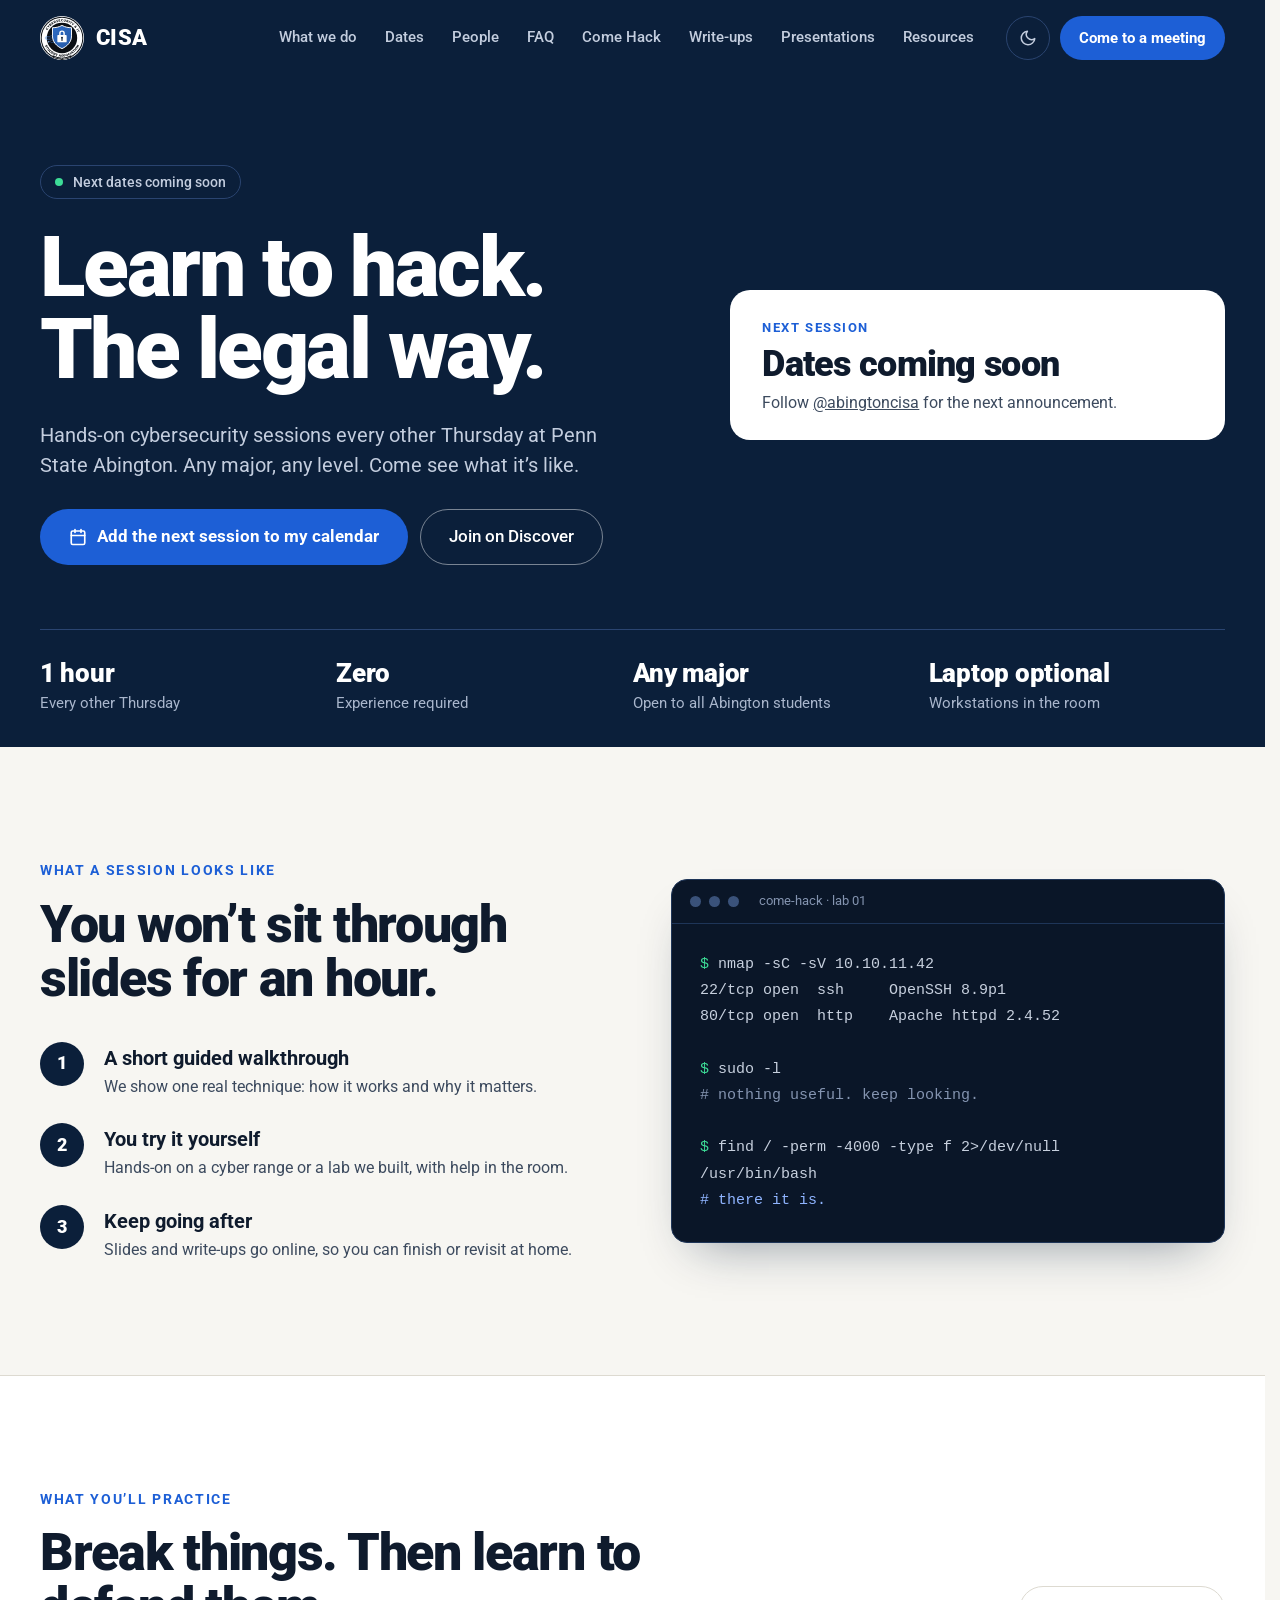
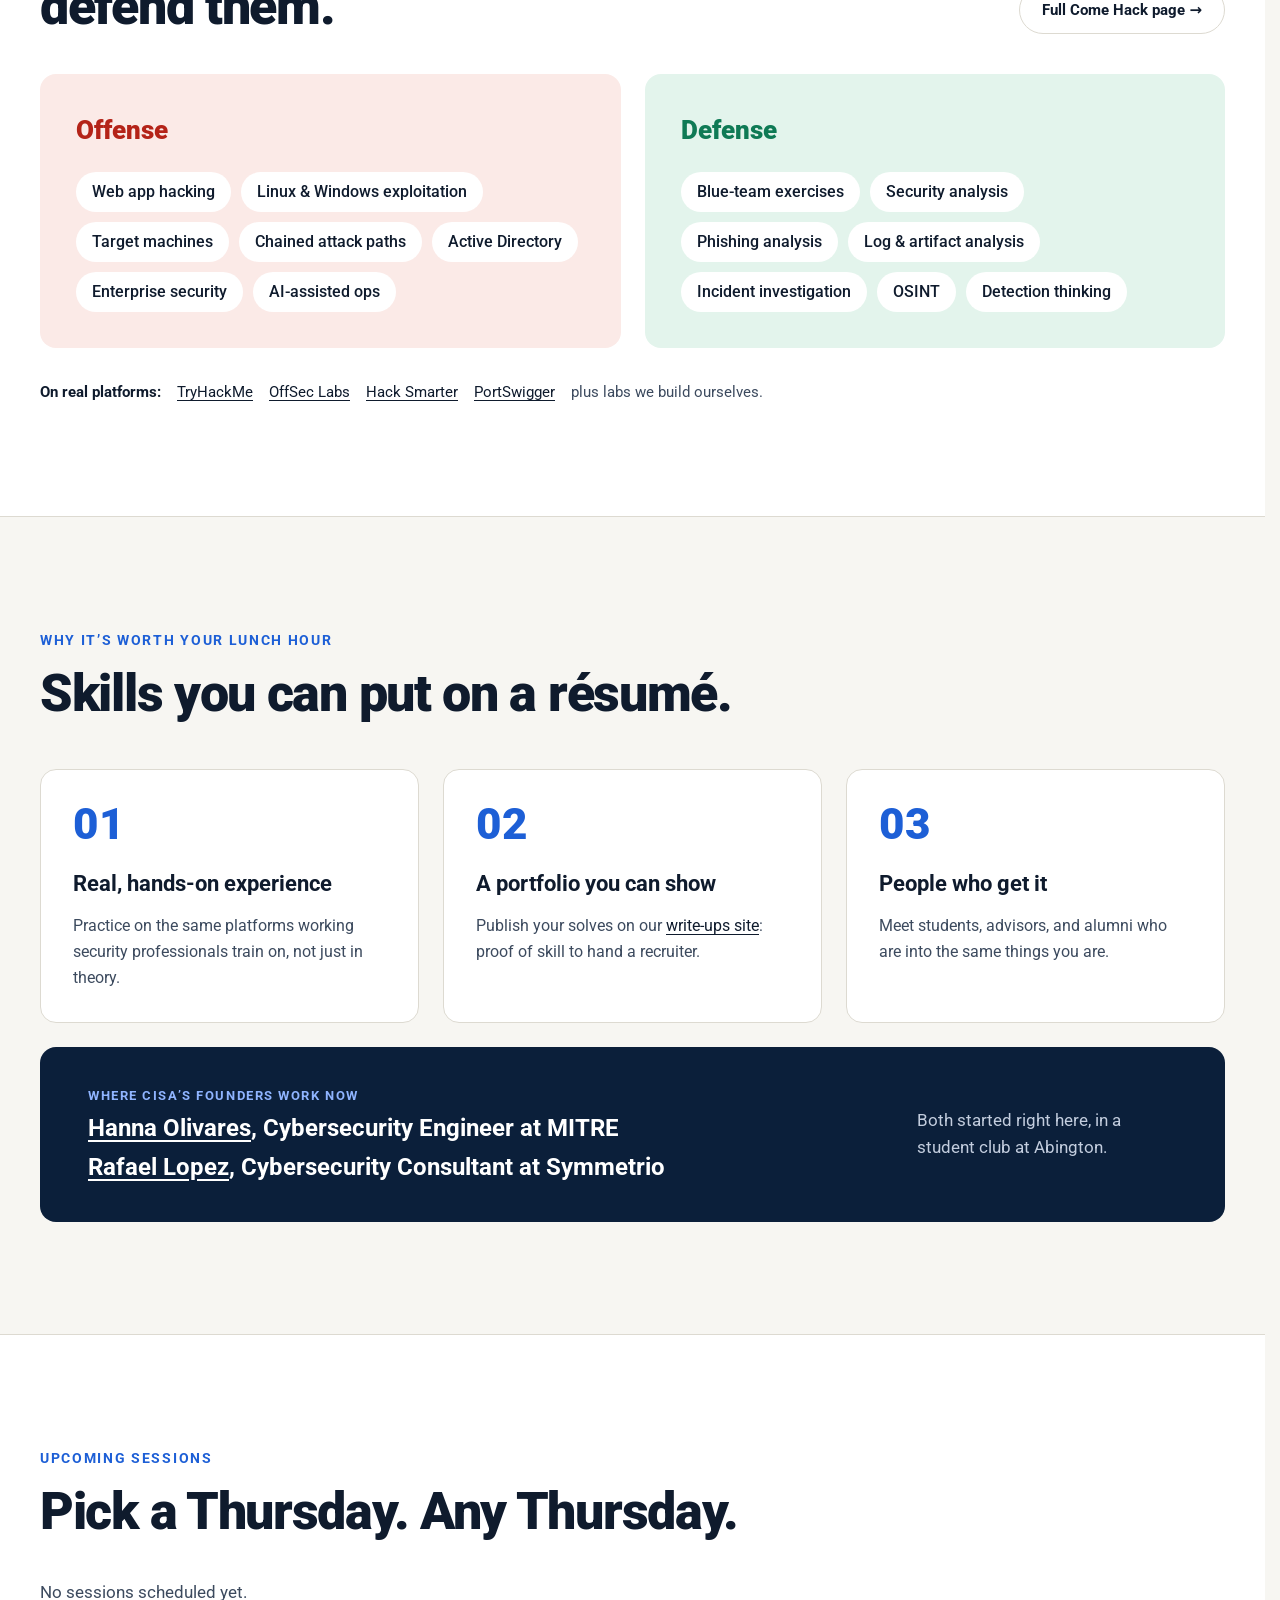
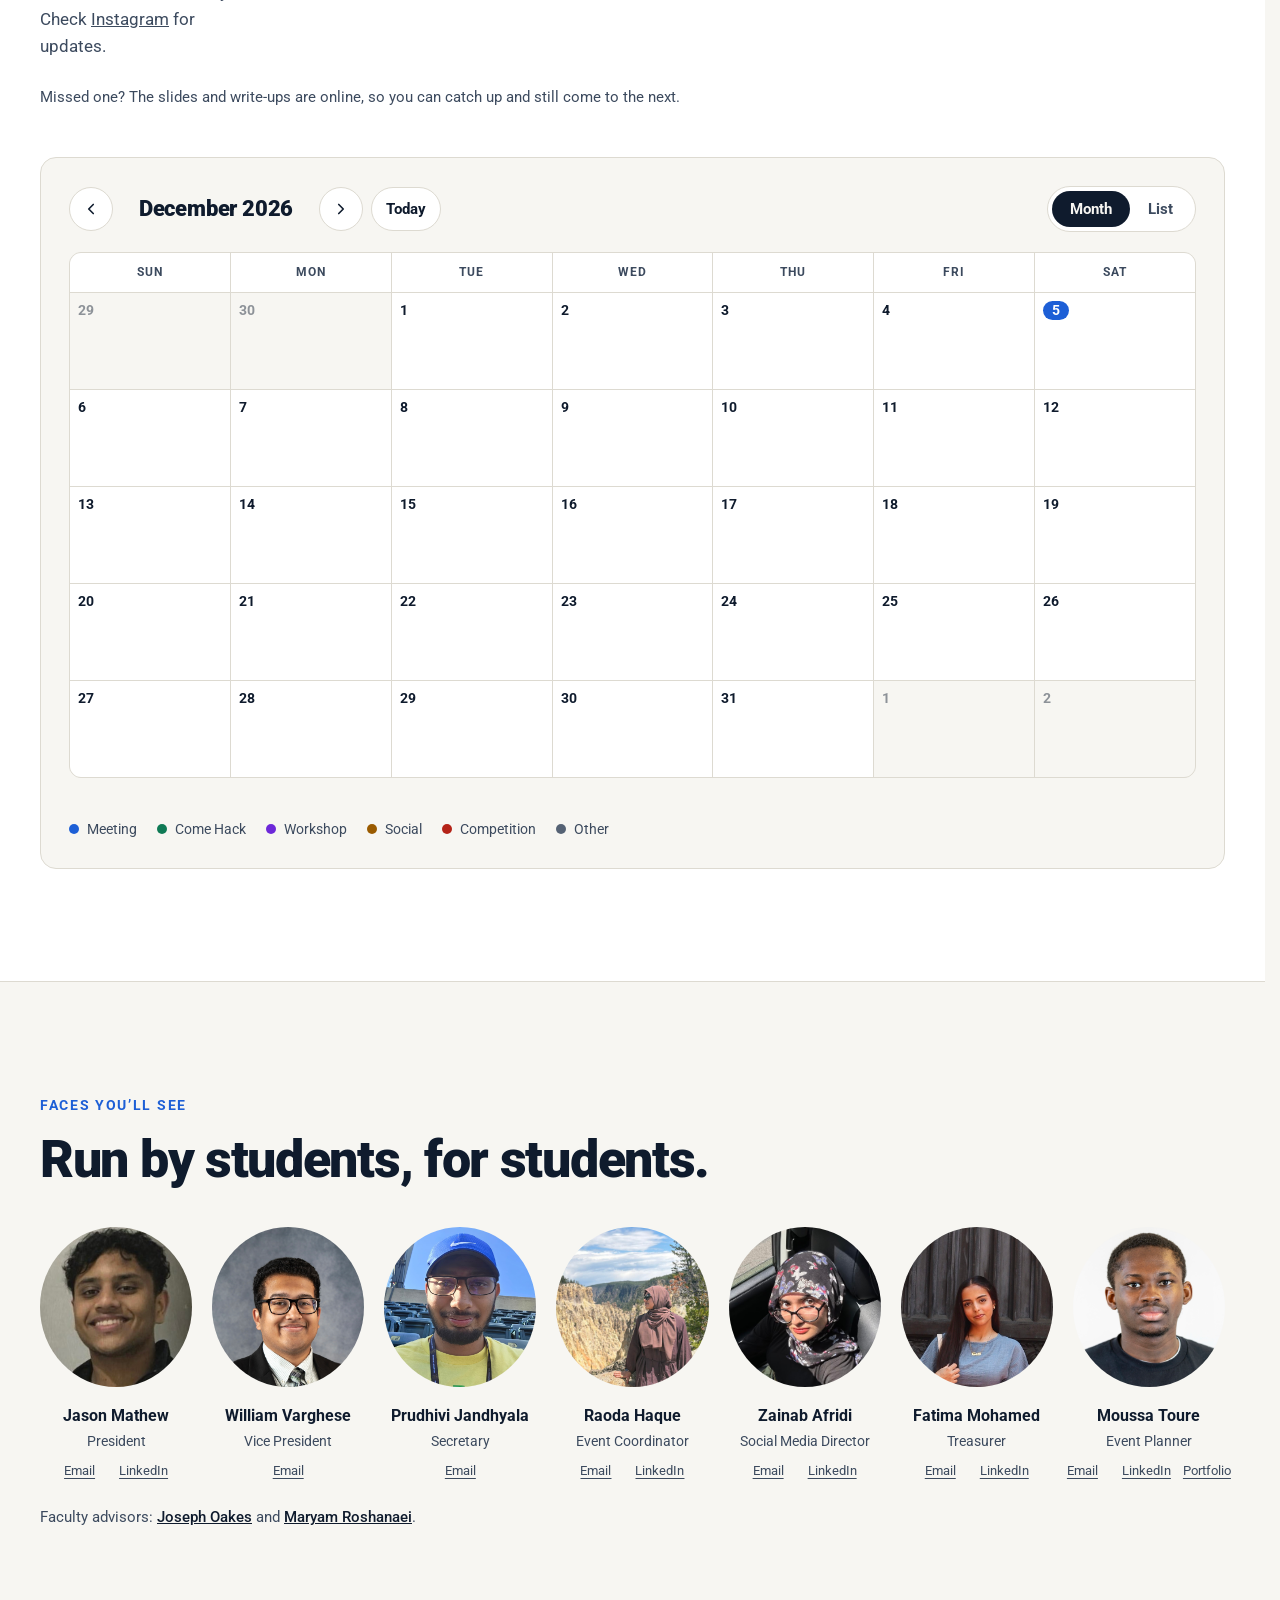
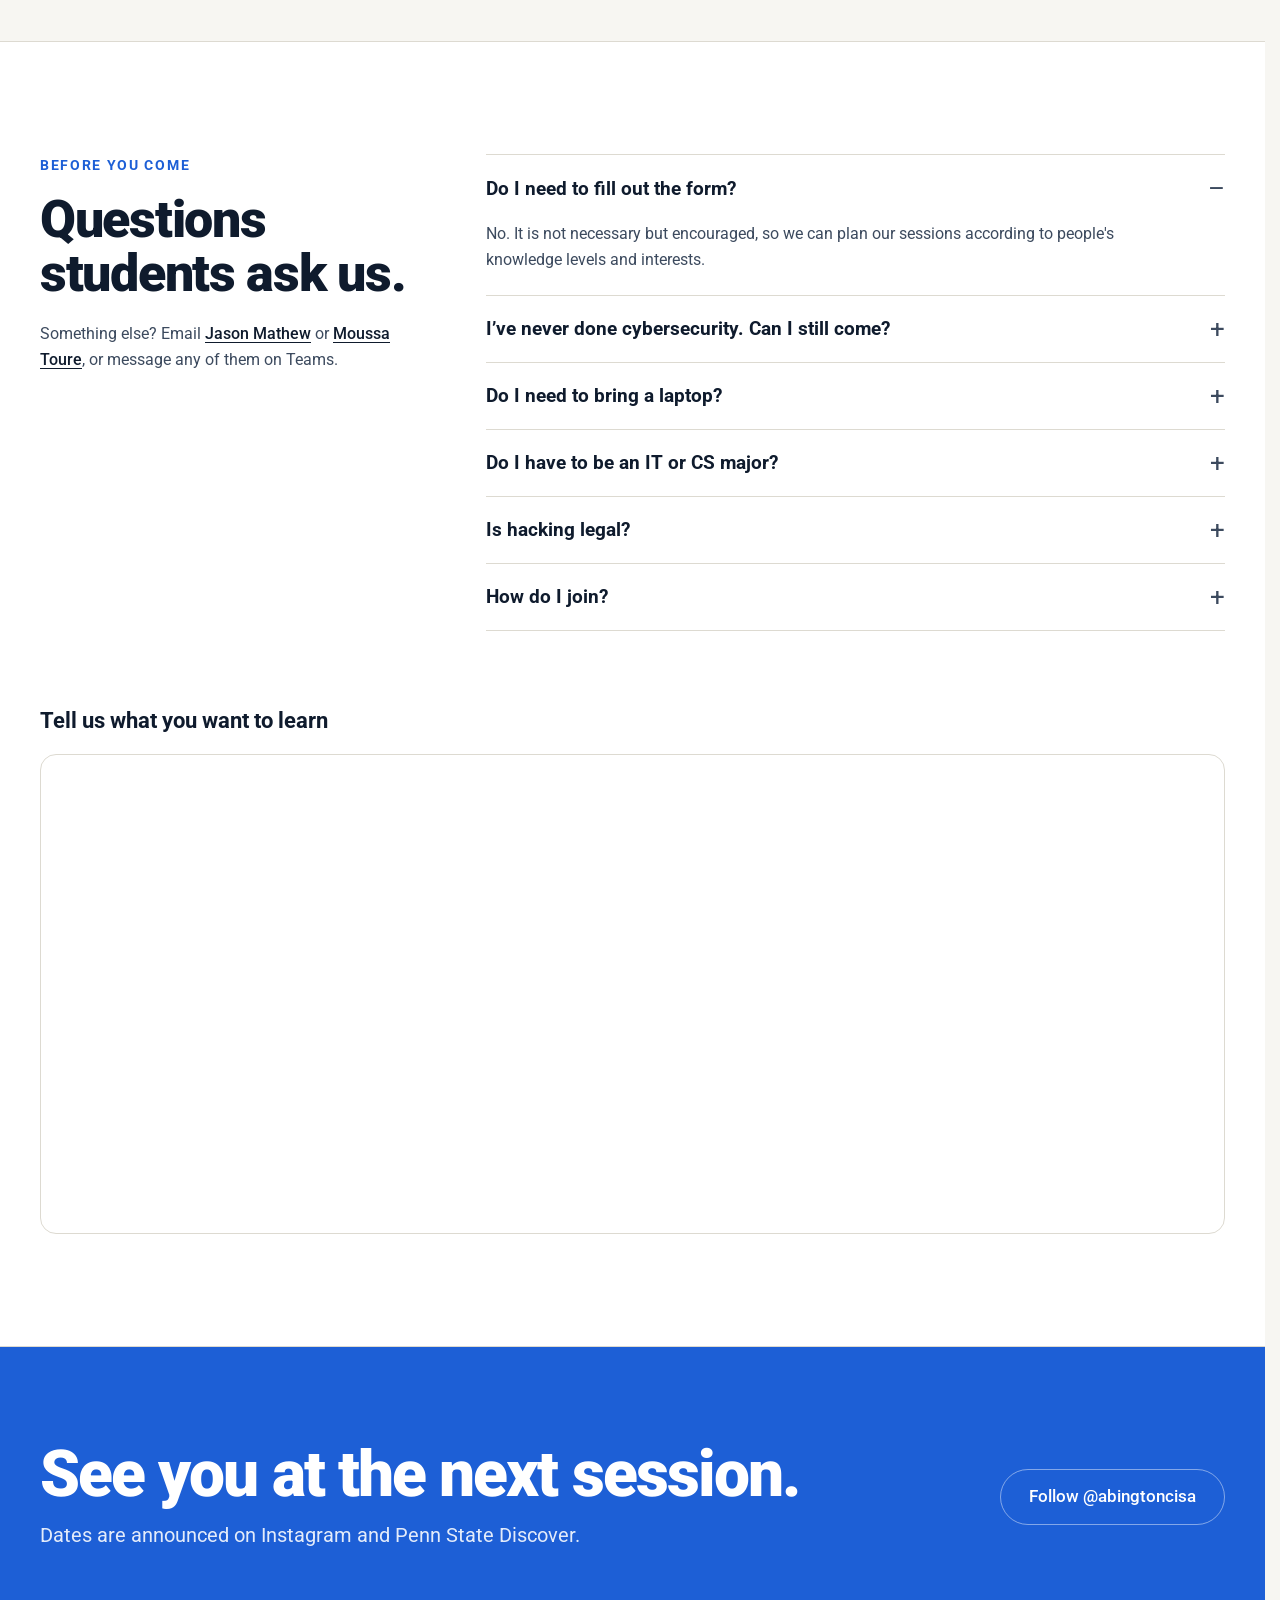
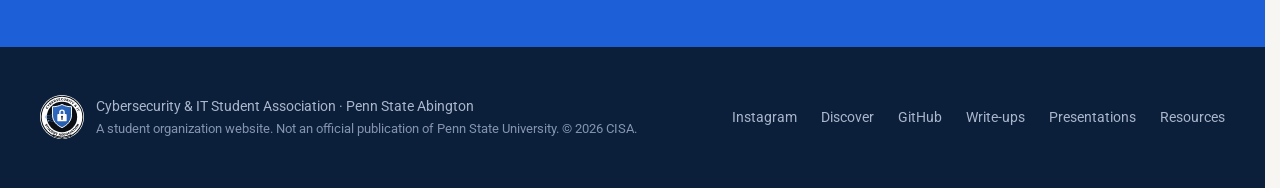
<file: index.html>
<!doctype html>
<html lang="en">
<head>
<meta charset="utf-8">
<meta name="viewport" content="width=device-width, initial-scale=1">
<title>CISA — Cybersecurity &amp; IT Student Association | Penn State Abington</title>
<meta name="description" content="Hands-on cybersecurity sessions every other Thursday at Penn State Abington. Any major, any level. Come Hack, e-board, dates, and how to join CISA.">
<meta name="theme-color" content="#0b1f3a">
<link rel="icon" href="assets/img/cisa-logo.svg" type="image/svg+xml">
<link rel="apple-touch-icon" href="assets/img/cisa-logo-180.png">

<meta property="og:type" content="website">
<meta property="og:title" content="CISA — Learn to hack. The legal way.">
<meta property="og:description" content="Hands-on cybersecurity sessions every other Thursday at Penn State Abington. Any major, any level.">
<meta property="og:image" content="https://cisa.cybernet.rocks/assets/img/cisa-logo-og.png">
<meta property="og:url" content="https://cisa.cybernet.rocks/">
<meta name="twitter:card" content="summary">

<script>
(function () {
  try {
    var t = localStorage.getItem('cisa-theme');
    if (t === 'light' || t === 'dark') {
      document.documentElement.setAttribute('data-theme', t);
    }
  } catch (e) { /* localStorage unavailable; fall back to OS preference via CSS */ }
})();
</script>
<link rel="stylesheet" href="assets/css/style.css">
</head>
<body>
<a class="skip-link" href="#main">Skip to main content</a>

<header class="site-header">
  <div class="container nav">
    <a class="brand" href="#top">
      <img src="assets/img/cisa-logo.svg" alt="CISA logo" width="44" height="44">
      <span class="brand-name">CISA</span>
      <span class="brand-sub">Penn State Abington</span>
    </a>
    <nav id="site-nav" class="nav-links" aria-label="Primary">
      <a href="#session">What we do</a>
      <a href="#schedule">Dates</a>
      <a href="#people">People</a>
      <a href="#faq">FAQ</a>
      <a href="come-hack/">Come Hack</a>
      <a href="writing/">Write-ups</a>
      <a href="come-hack-presentations/">Presentations</a>
      <a href="resources/">Resources</a>
    </nav>
    <div class="nav-actions">
      <button type="button" id="theme-toggle" class="icon-btn" aria-label="Switch to light theme">
        <svg class="icon-sun" aria-hidden="true" viewBox="0 0 24 24" fill="none" stroke="currentColor" stroke-width="2" stroke-linecap="round" stroke-linejoin="round"><circle cx="12" cy="12" r="4"></circle><path d="M12 2v2M12 20v2M4.93 4.93l1.41 1.41M17.66 17.66l1.41 1.41M2 12h2M20 12h2M4.93 19.07l1.41-1.41M17.66 6.34l1.41-1.41"></path></svg>
        <svg class="icon-moon" aria-hidden="true" viewBox="0 0 24 24" fill="none" stroke="currentColor" stroke-width="2" stroke-linecap="round" stroke-linejoin="round"><path d="M21 12.79A9 9 0 1 1 11.21 3a7 7 0 0 0 9.79 9.79z"></path></svg>
      </button>
      <a class="btn btn-accent btn-sm nav-cta" href="#schedule">Come to a meeting</a>
      <button type="button" id="menu-toggle" class="icon-btn menu-btn" aria-label="Menu" aria-expanded="false" aria-controls="site-nav">
        <svg aria-hidden="true" viewBox="0 0 24 24" fill="none" stroke="currentColor" stroke-width="2" stroke-linecap="round"><path d="M4 7h16M4 12h16M4 17h16"></path></svg>
      </button>
    </div>
  </div>
</header>

<main id="main">

  <section id="top" class="hero">
    <div class="container">
      <div class="hero-grid">
        <div class="hero-copy">
          <span class="pill"><span class="dot" aria-hidden="true"></span><span id="hero-pill-text">Sessions every other Thursday</span></span>
          <h1>Learn to hack.<br>The legal way.</h1>
          <p class="lede">Hands-on cybersecurity sessions every other Thursday at Penn State Abington. Any major, any level. Come see what it’s like.</p>
          <div class="cta-row">
            <a class="btn btn-accent btn-lg" id="hero-cal" href="#schedule">
              <svg aria-hidden="true" viewBox="0 0 24 24" fill="none" stroke="currentColor" stroke-width="2.2" stroke-linecap="round" stroke-linejoin="round"><rect x="3" y="4" width="18" height="18" rx="2"></rect><path d="M16 2v4M8 2v4M3 10h18"></path></svg>
              Add the next session to my calendar
            </a>
            <a class="btn btn-outline-light btn-lg" href="https://psuharrisburg.campuslabs.com/engage/organization/ab-cybersecurity" target="_blank" rel="noopener">Join on Discover</a>
          </div>
        </div>

        <div class="ticket" id="ticket" aria-live="polite">
          <div class="ticket-head">
            <span class="ticket-kicker">Next session</span>
            <span class="ticket-title">Come Hack</span>
            <span class="ticket-sub">Loading the next date…</span>
          </div>
        </div>
      </div>

      <ul class="quick" aria-label="At a glance">
        <li><strong>1 hour</strong><span>Every other Thursday</span></li>
        <li><strong>Zero</strong><span>Experience required</span></li>
        <li><strong>Any major</strong><span>Open to all Abington students</span></li>
        <li><strong>Laptop optional</strong><span>Workstations in the room</span></li>
      </ul>
    </div>
  </section>

  <section id="session" class="section" aria-labelledby="session-heading">
    <div class="container split">
      <div>
        <p class="kicker">What a session looks like</p>
        <h2 id="session-heading">You won’t sit through slides for an hour.</h2>
        <ol class="steps">
          <li><span class="step-n" aria-hidden="true">1</span><div><strong>A short guided walkthrough</strong><span>We show one real technique: how it works and why it matters.</span></div></li>
          <li><span class="step-n" aria-hidden="true">2</span><div><strong>You try it yourself</strong><span>Hands-on on a cyber range or a lab we built, with help in the room.</span></div></li>
          <li><span class="step-n" aria-hidden="true">3</span><div><strong>Keep going after</strong><span>Slides and write-ups go online, so you can finish or revisit at home.</span></div></li>
        </ol>
      </div>
      <figure class="terminal">
        <div class="terminal-bar" aria-hidden="true"><span></span><span></span><span></span><em>come-hack · lab 01</em></div>
<pre><code><span class="t-prompt">$</span> nmap -sC -sV 10.10.11.42
22/tcp open  ssh     OpenSSH 8.9p1
80/tcp open  http    Apache httpd 2.4.52

<span class="t-prompt">$</span> sudo -l
<span class="t-muted"># nothing useful. keep looking.</span>

<span class="t-prompt">$</span> find / -perm -4000 -type f 2&gt;/dev/null
/usr/bin/bash
<span class="t-hit"># there it is.</span></code></pre>
        <figcaption class="visually-hidden">Example terminal session from a Come Hack lab</figcaption>
      </figure>
    </div>
  </section>

  <section id="come-hack" class="section section-alt" aria-labelledby="practice-heading">
    <div class="container">
      <div class="section-head-row">
        <div>
          <p class="kicker">What you’ll practice</p>
          <h2 id="practice-heading">Break things. Then learn to defend them.</h2>
        </div>
        <a class="btn btn-line" href="come-hack/">Full Come Hack page →</a>
      </div>
      <div class="topics">
        <div class="topic topic-offense">
          <h3>Offense</h3>
          <ul class="chips">
            <li>Web app hacking</li><li>Linux &amp; Windows exploitation</li><li>Target machines</li><li>Chained attack paths</li><li>Active Directory</li><li>Enterprise security</li><li>AI-assisted ops</li>
          </ul>
        </div>
        <div class="topic topic-defense">
          <h3>Defense</h3>
          <ul class="chips">
            <li>Blue-team exercises</li><li>Security analysis</li><li>Phishing analysis</li><li>Log &amp; artifact analysis</li><li>Incident investigation</li><li>OSINT</li><li>Detection thinking</li>
          </ul>
        </div>
      </div>
      <p class="platforms"><strong>On real platforms:</strong>
        <a href="https://tryhackme.com/login" target="_blank" rel="noopener">TryHackMe</a>
        <a href="https://portal.offsec.com/sign-up/community" target="_blank" rel="noopener">OffSec Labs</a>
        <a href="https://www.hacksmarter.org/catalog" target="_blank" rel="noopener">Hack Smarter</a>
        <a href="https://portswigger.net/web-security/all-labs" target="_blank" rel="noopener">PortSwigger</a>
        <span>plus labs we build ourselves.</span>
      </p>
    </div>
  </section>

  <section class="section" aria-labelledby="why-heading">
    <div class="container">
      <p class="kicker">Why it’s worth your lunch hour</p>
      <h2 id="why-heading">Skills you can put on a résumé.</h2>
      <div class="why">
        <article class="card"><span class="card-n">01</span><h3>Real, hands-on experience</h3><p>Practice on the same platforms working security professionals train on, not just in theory.</p></article>
        <article class="card"><span class="card-n">02</span><h3>A portfolio you can show</h3><p>Publish your solves on our <a href="writing/">write-ups site</a>: proof of skill to hand a recruiter.</p></article>
        <article class="card"><span class="card-n">03</span><h3>People who get it</h3><p>Meet students, advisors, and alumni who are into the same things you are.</p></article>
      </div>
      <div class="founders" id="founders" hidden>
        <div>
          <p class="founders-kicker">Where CISA’s founders work now</p>
          <p class="founders-text" id="founders-text"></p>
        </div>
        <p class="founders-note">Both started right here, in a student club at Abington.</p>
      </div>
    </div>
  </section>

  <section id="schedule" class="section section-alt" aria-labelledby="schedule-heading">
    <div class="container">
      <div class="section-head-row">
        <div>
          <p class="kicker">Upcoming sessions</p>
          <h2 id="schedule-heading">Pick a Thursday. Any Thursday.</h2>
        </div>
        <a class="btn btn-dark" id="all-dates" href="#schedule" hidden>Add all dates to my calendar</a>
      </div>
      <div class="tiles" id="date-tiles">
        <p class="empty-msg">Loading dates…</p>
      </div>
      <p class="note" id="skip-note">Missed one? The slides and write-ups are online, so you can catch up and still come to the next.</p>

      <div class="calendar" id="calendar">
        <div class="cal-toolbar">
          <div class="cal-nav">
            <button type="button" class="cal-btn" id="cal-prev" aria-label="Previous month">
              <svg aria-hidden="true" viewBox="0 0 24 24" fill="none" stroke="currentColor" stroke-width="2.2" stroke-linecap="round" stroke-linejoin="round"><path d="m15 18-6-6 6-6"></path></svg>
            </button>
            <h3 class="cal-heading" id="cal-heading" aria-live="polite">Calendar</h3>
            <button type="button" class="cal-btn" id="cal-next" aria-label="Next month">
              <svg aria-hidden="true" viewBox="0 0 24 24" fill="none" stroke="currentColor" stroke-width="2.2" stroke-linecap="round" stroke-linejoin="round"><path d="m9 18 6-6-6-6"></path></svg>
            </button>
            <button type="button" class="cal-today" id="cal-today">Today</button>
          </div>
          <div class="view-toggle" id="view-toggle" role="group" aria-label="Calendar view">
            <button type="button" data-view="month" aria-pressed="true">Month</button>
            <button type="button" data-view="list" aria-pressed="false">List</button>
          </div>
        </div>
        <div class="cal-wrap" id="cal-wrap">
          <div id="cal-body"><p class="empty-msg">Loading calendar…</p></div>
          <div id="cal-detail"></div>
        </div>
        <ul class="legend" aria-label="Event types">
          <li><span class="legend-dot type-meeting"></span>Meeting</li>
          <li><span class="legend-dot type-comehack"></span>Come Hack</li>
          <li><span class="legend-dot type-workshop"></span>Workshop</li>
          <li><span class="legend-dot type-social"></span>Social</li>
          <li><span class="legend-dot type-competition"></span>Competition</li>
          <li><span class="legend-dot type-other"></span>Other</li>
        </ul>
      </div>
    </div>
  </section>

  <section id="people" class="section" aria-labelledby="people-heading">
    <div class="container">
      <p class="kicker">Faces you’ll see</p>
      <h2 id="people-heading">Run by students, for students.</h2>
      <div class="people" id="board-grid">
        <p class="empty-msg">Loading e-board…</p>
      </div>
      <p class="note" id="advisors" hidden></p>
    </div>
  </section>

  <section id="faq" class="section section-alt" aria-labelledby="faq-heading">
    <div class="container faq-grid">
      <div>
        <p class="kicker">Before you come</p>
        <h2 id="faq-heading">Questions students ask us.</h2>
        <p class="faq-contact" id="faq-contact">Something else? Email <a href="mailto:mmt6227@psu.edu">Moussa Toure</a>, or message them on Teams.</p>
      </div>
      <div class="faq">
        <details open>
          <summary>Do I need to fill out the form?</summary>
        <p>No. It is not necessary but encouraged, so we can plan our sessions according to people's knowledge levels and interests.</p>
        </details>
        <details>
          <summary>I’ve never done cybersecurity. Can I still come?</summary>
          <p>Yes. No prior experience is required. Sessions start from the basics and there is help in the room.</p>
        </details>
        <details>
          <summary>Do I need to bring a laptop?</summary>
          <p>It helps, but it isn’t required. There are workstations available.</p>
        </details>
        <details>
          <summary>Do I have to be an IT or CS major?</summary>
          <p>No. Any currently registered Penn State Abington student can join, from any major.</p>
        </details>
        <details>
          <summary>Is hacking legal?</summary>
          <p>The way we do it, yes. We only practice on systems we own, training platforms, or systems we have permission to test. Responsible skill-building, never unauthorized access.</p>
        </details>
        <details>
          <summary>How do I join?</summary>
          <p>Join CISA on <a href="https://psuharrisburg.campuslabs.com/engage/organization/ab-cybersecurity" target="_blank" rel="noopener">Penn State Discover</a> to RSVP and get event reminders, then come to the next session.</p>
        </details>
      </div>
    </div>
    <div class="container interest">
      <h3>Tell us what you want to learn</h3>
      <iframe title="CISA interest form" src="https://forms.cloud.microsoft/Pages/ResponsePage.aspx?id=RY30fNs9iUOpwcEVUm61LgzhWW1ZzRRPplxZP9-_dMRUNFpZOVJaMk9BUERJSVA3TEFJM1Q0QTBPWS4u&amp;embed=true" loading="lazy" allowfullscreen></iframe>
    </div>
  </section>

  <section class="cta" aria-labelledby="cta-title">
    <div class="container cta-inner">
      <div>
        <h2 id="cta-title">See you at the next session.</h2>
        <p id="cta-meta">Every other Thursday · Bring a friend.</p>
      </div>
      <div class="cta-actions">
        <a class="btn btn-light btn-lg" id="cta-cal" href="#schedule">Add to my calendar</a>
        <a class="btn btn-outline-light btn-lg" href="https://www.instagram.com/abingtoncisa" target="_blank" rel="noopener">Follow @abingtoncisa</a>
      </div>
    </div>
  </section>

</main>

<footer class="site-footer">
  <div class="container footer-inner">
    <div class="footer-brand">
      <img src="assets/img/cisa-logo.svg" alt="" width="44" height="44">
      <div>
        <p>Cybersecurity &amp; IT Student Association · Penn State Abington</p>
        <p class="footer-fine">A student organization website. Not an official publication of Penn State University. &copy; <span id="footer-year">2026</span> CISA.</p>
      </div>
    </div>
    <nav class="footer-links" aria-label="Elsewhere">
      <a href="https://www.instagram.com/abingtoncisa" target="_blank" rel="noopener">Instagram</a>
      <a href="https://psuharrisburg.campuslabs.com/engage/organization/ab-cybersecurity" target="_blank" rel="noopener">Discover</a>
      <a href="https://github.com/psu-abington-cisa" target="_blank" rel="noopener">GitHub</a>
      <a href="writing/">Write-ups</a>
      <a href="come-hack-presentations/">Presentations</a>
      <a href="resources/">Resources</a>
    </nav>
  </div>
</footer>

<script src="assets/js/main.js"></script>
</body>
</html>
</file>
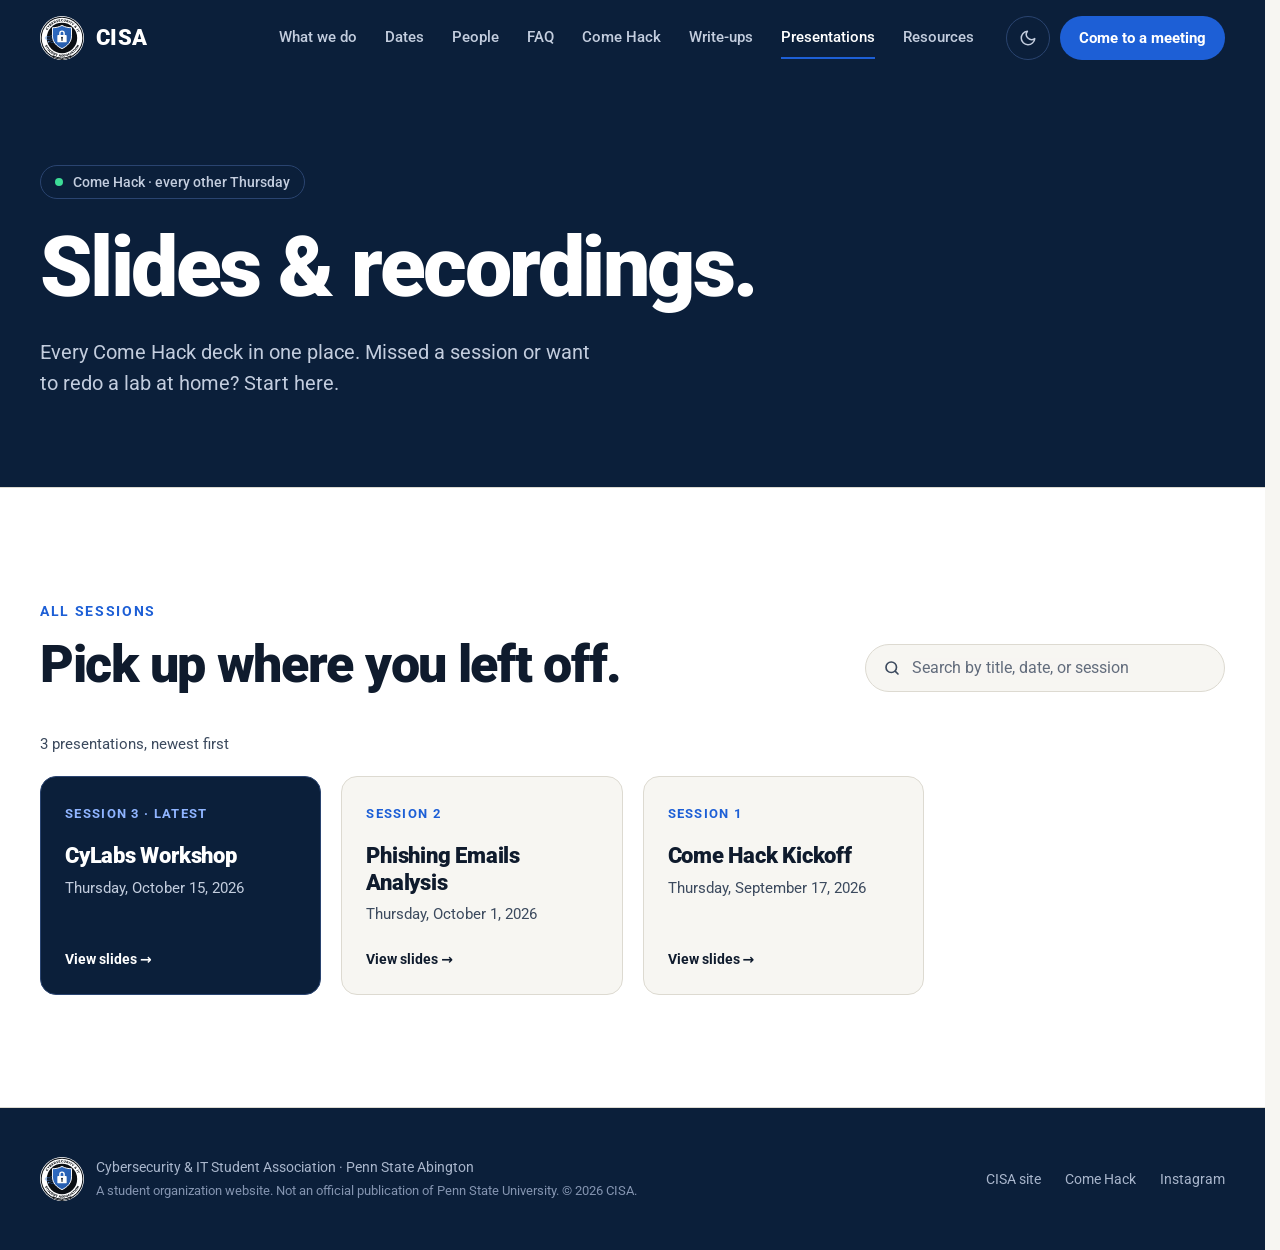
<file: come-hack-presentations/index.html>
<!doctype html>
<html lang="en">
<head>
<meta charset="utf-8">
<meta name="viewport" content="width=device-width, initial-scale=1">
<title>Come Hack slides &amp; recordings — CISA | Penn State Abington</title>
<meta name="description" content="Slides and recordings from Come Hack, CISA's hands-on cybersecurity sessions at Penn State Abington.">
<meta name="theme-color" content="#0b1f3a">
<link rel="icon" href="../assets/img/cisa-logo.svg" type="image/svg+xml">
<link rel="apple-touch-icon" href="../assets/img/cisa-logo-180.png">
<script>
(function () {
  try {
    var t = localStorage.getItem('cisa-theme');
    if (t === 'light' || t === 'dark') {
      document.documentElement.setAttribute('data-theme', t);
    }
  } catch (e) { /* localStorage unavailable; fall back to OS preference via CSS */ }
})();
</script>
<link rel="stylesheet" href="assets/css/style.css">
</head>
<body>
<a class="skip-link" href="#main">Skip to main content</a>

<header class="site-header">
  <div class="container nav">
    <a class="brand" href="../">
      <img src="../assets/img/cisa-logo.svg" alt="CISA logo" width="44" height="44">
      <span class="brand-name">CISA</span>
      <span class="brand-sub">Penn State Abington</span>
    </a>
    <nav id="site-nav" class="nav-links" aria-label="Primary">
      <a href="../#session">What we do</a>
      <a href="../#schedule">Dates</a>
      <a href="../#people">People</a>
      <a href="../#faq">FAQ</a>
      <a href="../come-hack/">Come Hack</a>
      <a href="../writing/">Write-ups</a>
      <a class="active" href="./" aria-current="page">Presentations</a>
      <a href="../resources/">Resources</a>
    </nav>
    <div class="nav-actions">
      <button type="button" id="theme-toggle" class="icon-btn" aria-label="Switch to light theme">
        <svg class="icon-sun" aria-hidden="true" viewBox="0 0 24 24" fill="none" stroke="currentColor" stroke-width="2" stroke-linecap="round" stroke-linejoin="round"><circle cx="12" cy="12" r="4"></circle><path d="M12 2v2M12 20v2M4.93 4.93l1.41 1.41M17.66 17.66l1.41 1.41M2 12h2M20 12h2M4.93 19.07l1.41-1.41M17.66 6.34l1.41-1.41"></path></svg>
        <svg class="icon-moon" aria-hidden="true" viewBox="0 0 24 24" fill="none" stroke="currentColor" stroke-width="2" stroke-linecap="round" stroke-linejoin="round"><path d="M21 12.79A9 9 0 1 1 11.21 3a7 7 0 0 0 9.79 9.79z"></path></svg>
      </button>
      <a class="btn btn-accent btn-sm nav-cta" href="../#schedule">Come to a meeting</a>
      <button type="button" id="menu-toggle" class="icon-btn menu-btn" aria-label="Menu" aria-expanded="false" aria-controls="site-nav">
        <svg aria-hidden="true" viewBox="0 0 24 24" fill="none" stroke="currentColor" stroke-width="2" stroke-linecap="round"><path d="M4 7h16M4 12h16M4 17h16"></path></svg>
      </button>
    </div>
  </div>
</header>

<main id="main">

  <noscript><p class="empty-msg">This page needs JavaScript to load the list of presentations.</p></noscript>
  <section class="hero">
    <div class="container">
      <div class="hero-copy">
        <span class="pill"><span class="dot" aria-hidden="true"></span>Come Hack · every other Thursday</span>
        <h1>Slides &amp; recordings.</h1>
        <p class="lede">Every Come Hack deck in one place. Missed a session or want to redo a lab at home? Start here.</p>
      </div>
    </div>
  </section>

  <section class="section section-alt" aria-labelledby="list-heading">
    <div class="container">
      <div class="section-head-row">
        <div>
          <p class="kicker">All sessions</p>
          <h2 id="list-heading">Pick up where you left off.</h2>
        </div>
        <div class="search" role="search">
          <svg aria-hidden="true" viewBox="0 0 24 24" fill="none" stroke="currentColor" stroke-width="2.2" stroke-linecap="round" stroke-linejoin="round"><circle cx="11" cy="11" r="7"></circle><path d="m20 20-3.5-3.5"></path></svg>
          <label class="visually-hidden" for="search">Search presentations</label>
          <input type="search" id="search" placeholder="Search by title, date, or session" autocomplete="off">
        </div>
      </div>
      <p class="result-count" id="result-count" aria-live="polite"></p>
      <div class="deck-grid" id="deck-grid">
        <p class="empty-msg">Loading presentations…</p>
      </div>
    </div>
  </section>

</main>

<footer class="site-footer">
  <div class="container footer-inner">
    <div class="footer-brand">
      <img src="../assets/img/cisa-logo.svg" alt="" width="44" height="44">
      <div>
        <p>Cybersecurity &amp; IT Student Association · Penn State Abington</p>
        <p class="footer-fine">A student organization website. Not an official publication of Penn State University. &copy; <span id="footer-year">2026</span> CISA.</p>
      </div>
    </div>
    <nav class="footer-links" aria-label="Elsewhere">
      <a href="../">CISA site</a>
      <a href="../come-hack/">Come Hack</a>
      <a href="https://www.instagram.com/abingtoncisa" target="_blank" rel="noopener">Instagram</a>
    </nav>
  </div>
</footer>

<script src="assets/js/app.js"></script>
</body>
</html>
</file>
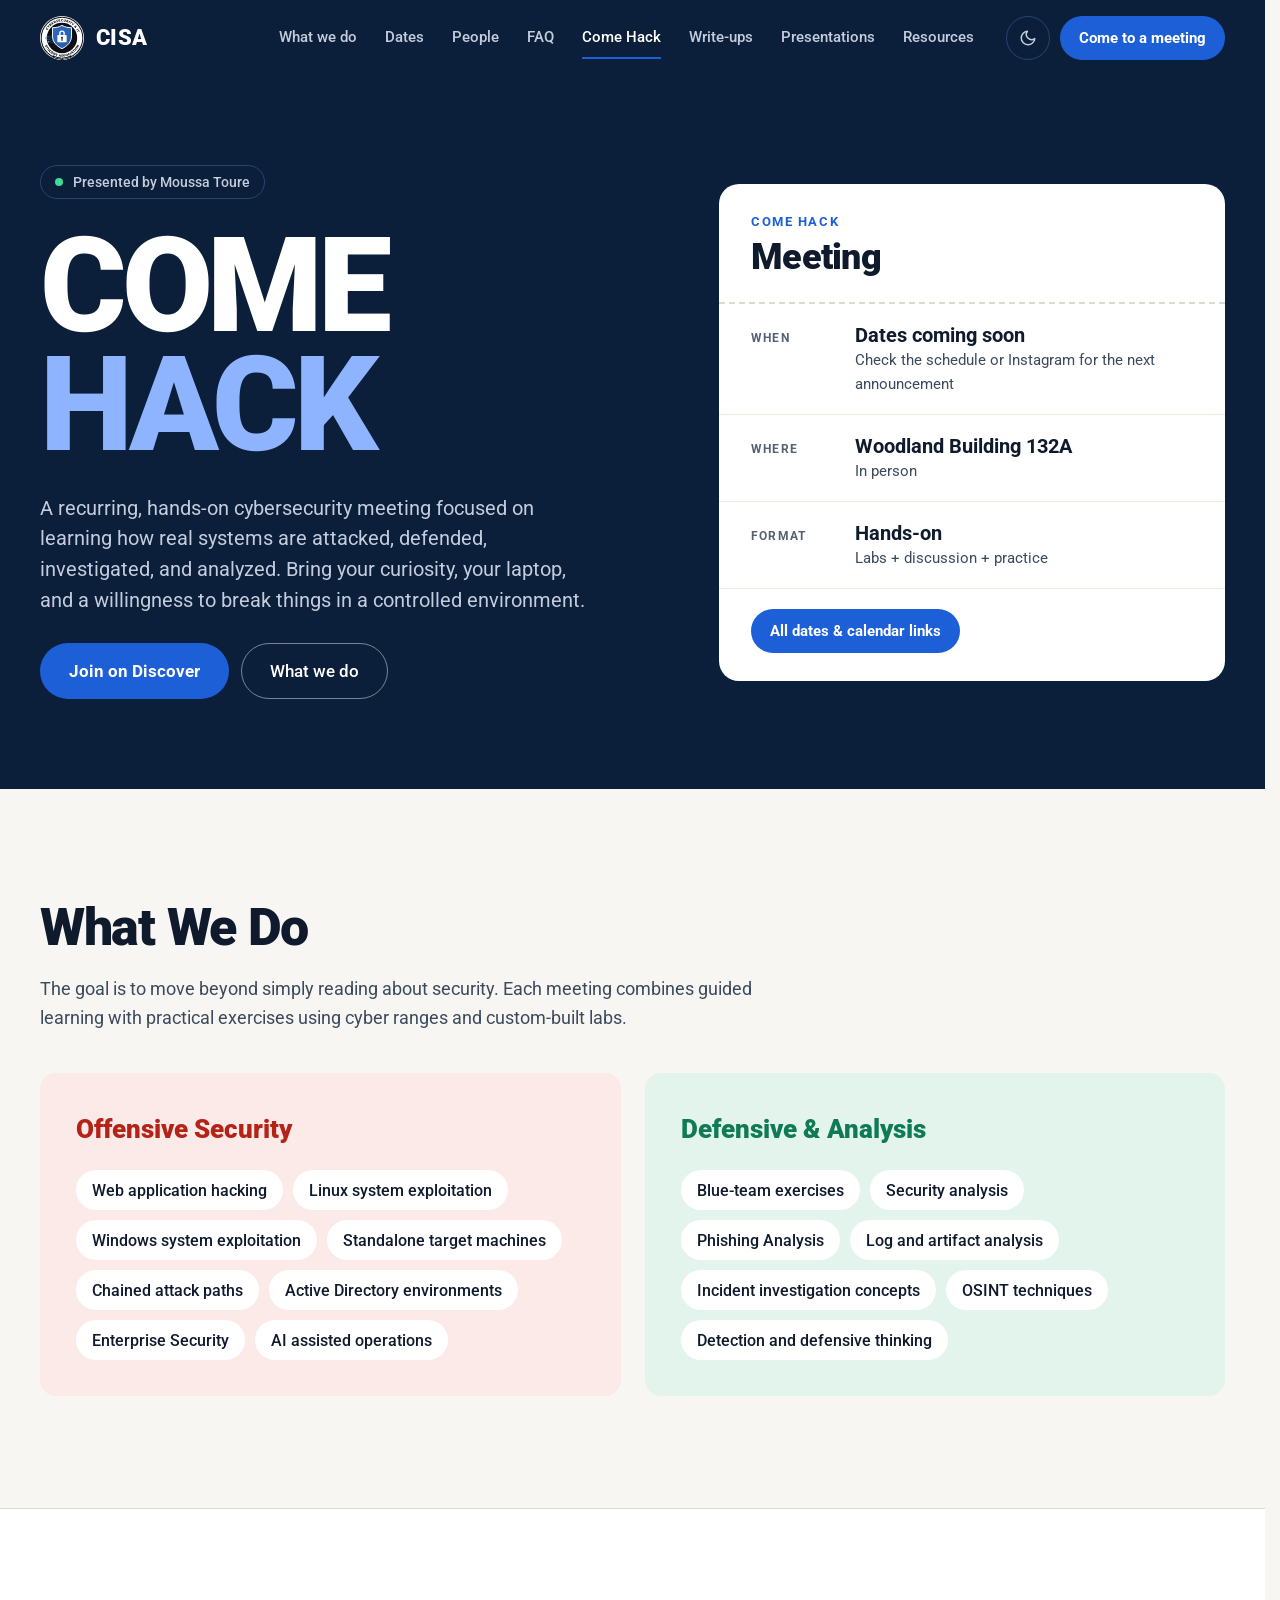
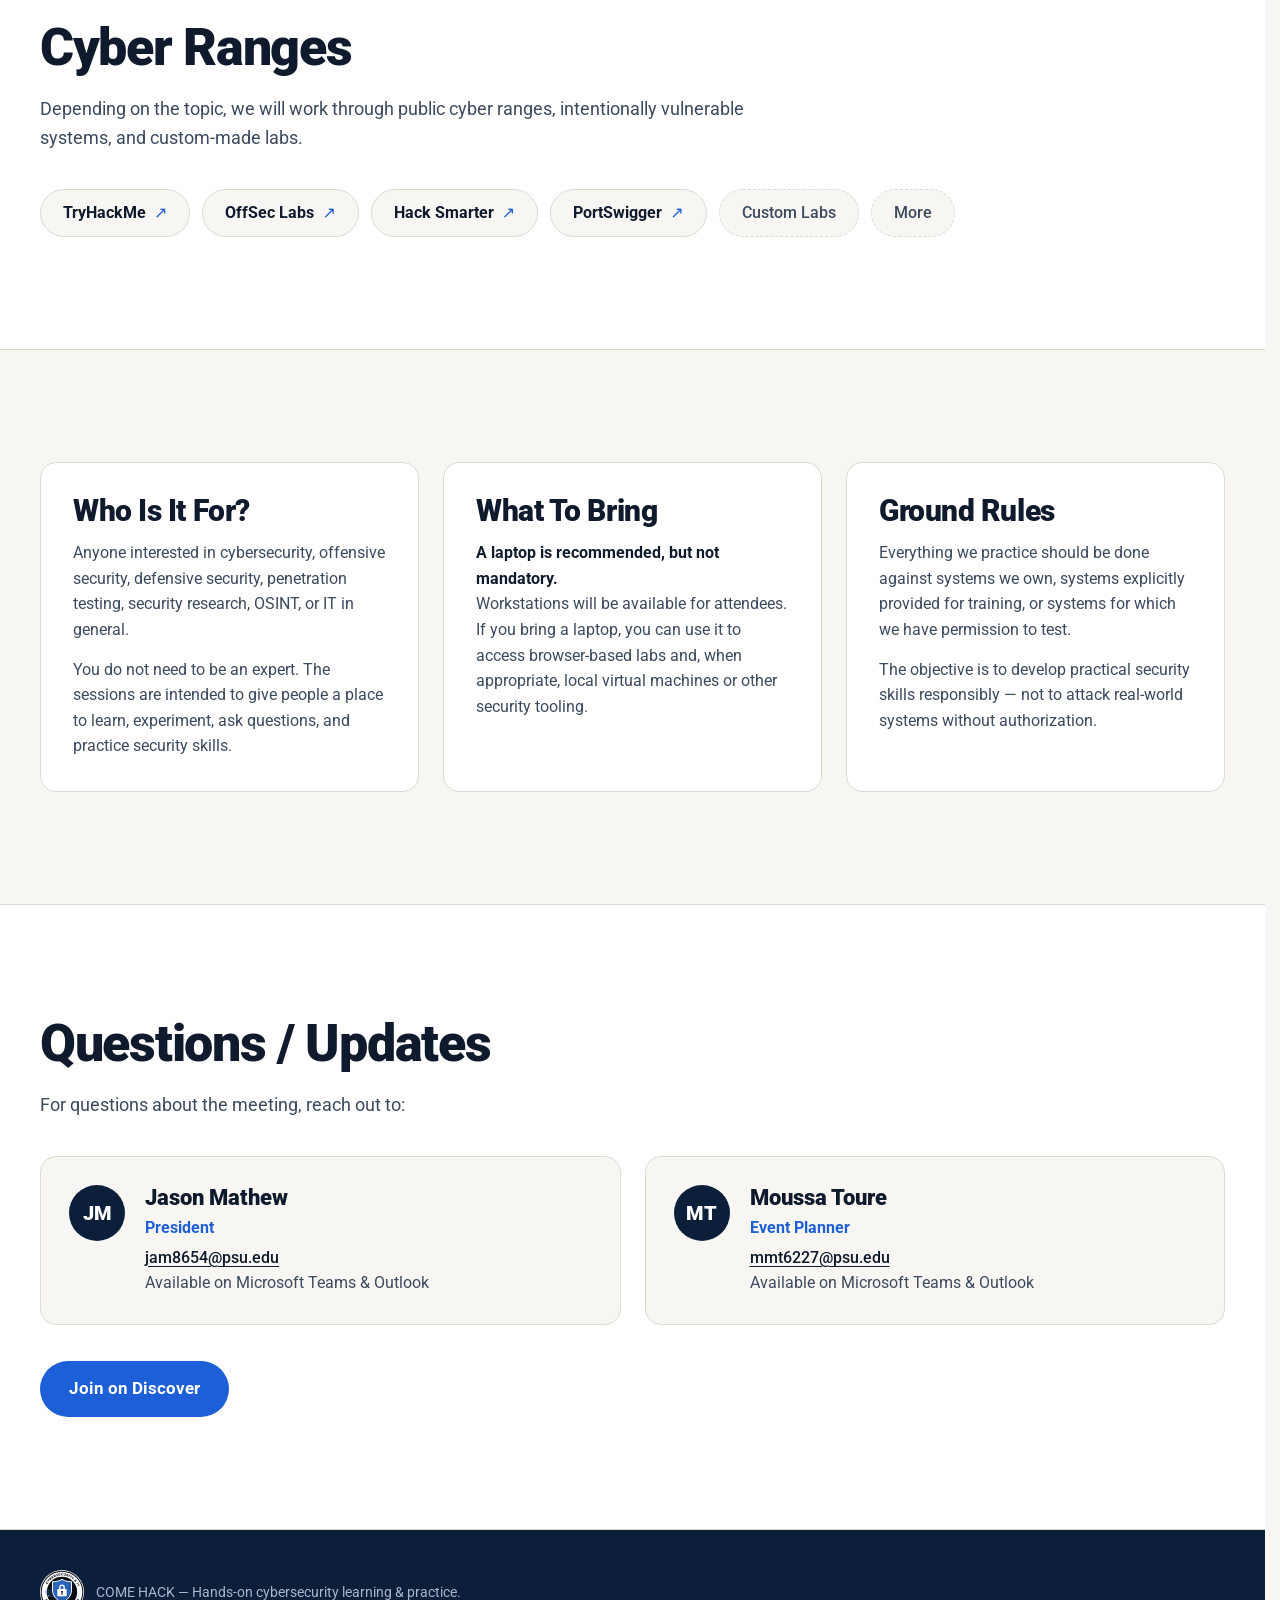
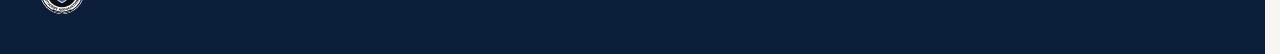
<file: come-hack/index.html>
<!DOCTYPE html>
<html lang="en">
<head>
  <meta charset="UTF-8">
  <meta name="viewport" content="width=device-width, initial-scale=1.0">
  <meta name="description" content="Come Hack — a recurring hands-on cybersecurity learning meeting covering offensive security, defensive security, OSINT, and security analysis.">
  <meta name="theme-color" content="#0b1f3a">
  <title>Come Hack — CISA · Penn State Abington</title>
  <link rel="icon" href="../assets/img/cisa-logo.svg" type="image/svg+xml">
  <link rel="apple-touch-icon" href="../assets/img/cisa-logo-180.png">

  <meta property="og:type" content="website">
  <meta property="og:title" content="Come Hack — hands-on cybersecurity at Penn State Abington">
  <meta property="og:description" content="A recurring hands-on cybersecurity meeting covering offensive security, defensive security, OSINT, and security analysis. Run by CISA at Penn State Abington.">
  <meta property="og:image" content="https://cisa.cybernet.rocks/assets/img/cisa-logo-og.png">
  <meta property="og:url" content="https://cisa.cybernet.rocks/come-hack/">
  <meta name="twitter:card" content="summary">

  <script>
  (function () {
    try {
      var t = localStorage.getItem('cisa-theme');
      if (t === 'light' || t === 'dark') {
        document.documentElement.setAttribute('data-theme', t);
      }
    } catch (e) { /* localStorage unavailable; fall back to OS preference via CSS */ }
  })();
  </script>
  <link rel="preload" href="../assets/fonts/roboto-latin.woff2" as="font" type="font/woff2" crossorigin>
  <link rel="stylesheet" href="assets/css/style.css">
</head>

<body>
  <a class="skip-link" href="#main">Skip to main content</a>

  <header class="site-header">
    <div class="container nav">
      <a class="brand" href="../">
        <img src="../assets/img/cisa-logo.svg" alt="CISA logo" width="44" height="44">
        <span class="brand-name">CISA</span>
        <span class="brand-sub">Penn State Abington</span>
      </a>
      <nav id="site-nav" class="nav-links" aria-label="Primary">
        <a href="../#session">What we do</a>
        <a href="../#schedule">Dates</a>
        <a href="../#people">People</a>
        <a href="../#faq">FAQ</a>
        <a class="active" href="./" aria-current="page">Come Hack</a>
        <a href="../writing/">Write-ups</a>
        <a href="../come-hack-presentations/">Presentations</a>
        <a href="../resources/">Resources</a>
      </nav>
      <div class="nav-actions">
        <button type="button" id="theme-toggle" class="icon-btn" aria-label="Switch to light theme">
          <svg class="icon-sun" aria-hidden="true" viewBox="0 0 24 24" fill="none" stroke="currentColor" stroke-width="2" stroke-linecap="round" stroke-linejoin="round"><circle cx="12" cy="12" r="4"></circle><path d="M12 2v2M12 20v2M4.93 4.93l1.41 1.41M17.66 17.66l1.41 1.41M2 12h2M20 12h2M4.93 19.07l1.41-1.41M17.66 6.34l1.41-1.41"></path></svg>
          <svg class="icon-moon" aria-hidden="true" viewBox="0 0 24 24" fill="none" stroke="currentColor" stroke-width="2" stroke-linecap="round" stroke-linejoin="round"><path d="M21 12.79A9 9 0 1 1 11.21 3a7 7 0 0 0 9.79 9.79z"></path></svg>
        </button>
        <a class="btn btn-accent btn-sm nav-cta" href="../#schedule">Come to a meeting</a>
        <button type="button" id="menu-toggle" class="icon-btn menu-btn" aria-label="Menu" aria-expanded="false" aria-controls="site-nav">
          <svg aria-hidden="true" viewBox="0 0 24 24" fill="none" stroke="currentColor" stroke-width="2" stroke-linecap="round"><path d="M4 7h16M4 12h16M4 17h16"></path></svg>
        </button>
      </div>
    </div>
  </header>

  <main id="main">
    <section id="top" class="hero">
      <div class="container hero-grid">
        <div class="hero-copy">
          <span class="pill"><span class="dot" aria-hidden="true"></span>Presented by Moussa Toure</span>

          <h1>
            COME
            <span>HACK</span>
          </h1>

          <p class="lede">
            A recurring, hands-on cybersecurity meeting focused on learning how
            real systems are attacked, defended, investigated, and analyzed.
            Bring your curiosity, your laptop, and a willingness to break things
            in a controlled environment.
          </p>

          <div class="cta-row">
            <a class="btn btn-accent btn-lg"
               href="https://psuharrisburg.campuslabs.com/engage/organization/ab-cybersecurity"
               target="_blank"
               rel="noopener noreferrer">Join on Discover</a>
            <a class="btn btn-outline-light btn-lg" href="#what">What we do</a>
          </div>
        </div>

        <section id="meeting" class="ticket" aria-labelledby="meeting-heading">
          <div class="ticket-head">
            <span class="ticket-kicker">Come Hack</span>
            <h2 class="ticket-title" id="meeting-heading">Meeting</h2>
          </div>
          <!-- When/Where are filled in from ../data/events.json (next "come-hack"
               occurrence); the text below is the fallback if that fails. -->
          <dl class="ticket-facts">
            <div>
              <dt>When</dt>
              <dd class="fact-main" id="meeting-when">Every other Thursday</dd>
              <dd class="fact-sub" id="meeting-when-sub">See the schedule for dates and times</dd>
            </div>
            <div>
              <dt>Where</dt>
              <dd class="fact-main" id="meeting-where">Woodland Building 132A</dd>
              <dd class="fact-sub">In person</dd>
            </div>
            <div>
              <dt>Format</dt>
              <dd class="fact-main">Hands-on</dd>
              <dd class="fact-sub">Labs + discussion + practice</dd>
            </div>
          </dl>
          <p class="ticket-foot"><a class="btn btn-accent btn-sm" href="../#schedule">All dates &amp; calendar links</a></p>
        </section>
      </div>
    </section>

    <section id="what" class="section" aria-labelledby="what-heading">
      <div class="container">
        <h2 id="what-heading">What We Do</h2>

        <p class="section-lede">
          The goal is to move beyond simply reading about security. Each
          meeting combines guided learning with practical exercises using
          cyber ranges and custom-built labs.
        </p>

        <div class="topics">
          <div class="topic topic-offense">
            <h3>Offensive Security</h3>
            <ul class="chips">
              <li>Web application hacking</li>
              <li>Linux system exploitation</li>
              <li>Windows system exploitation</li>
              <li>Standalone target machines</li>
              <li>Chained attack paths</li>
              <li>Active Directory environments</li>
              <li>Enterprise Security</li>
              <li>AI assisted operations</li>
            </ul>
          </div>

          <div class="topic topic-defense">
            <h3>Defensive &amp; Analysis</h3>
            <ul class="chips">
              <li>Blue-team exercises</li>
              <li>Security analysis</li>
              <li>Phishing Analysis</li>
              <li>Log and artifact analysis</li>
              <li>Incident investigation concepts</li>
              <li>OSINT techniques</li>
              <li>Detection and defensive thinking</li>
            </ul>
          </div>
        </div>
      </div>
    </section>

    <section id="ranges" class="section section-alt" aria-labelledby="ranges-heading">
      <div class="container">
        <h2 id="ranges-heading">Cyber Ranges</h2>

        <p class="section-lede">
          Depending on the topic, we will work through public cyber ranges,
          intentionally vulnerable systems, and custom-made labs.
        </p>

        <div class="ranges">
          <a class="range" href="https://tryhackme.com/login" target="_blank" rel="noopener noreferrer">TryHackMe</a>
          <a class="range" href="https://portal.offsec.com/sign-up/community" target="_blank" rel="noopener noreferrer">OffSec Labs</a>
          <a class="range" href="https://www.hacksmarter.org/catalog" target="_blank" rel="noopener noreferrer">Hack Smarter</a>
          <a class="range" href="https://portswigger.net/web-security/all-labs" target="_blank" rel="noopener noreferrer">PortSwigger</a>
          <span class="range">Custom Labs</span>
          <span class="range">More</span>
        </div>
      </div>
    </section>

    <section id="who" class="section">
      <div class="container cards">
        <article class="card" aria-labelledby="who-heading">
          <h2 id="who-heading">Who Is It For?</h2>

          <p>
            Anyone interested in cybersecurity, offensive security, defensive
            security, penetration testing, security research, OSINT, or IT in
            general.
          </p>

          <p>
            You do not need to be an expert. The sessions are intended to give
            people a place to learn, experiment, ask questions, and practice
            security skills.
          </p>
        </article>

        <article class="card" aria-labelledby="bring-heading">
          <h2 id="bring-heading">What To Bring</h2>

          <p>
            <strong>A laptop is recommended, but not mandatory.</strong>
            <br>
            Workstations will be available for attendees. If you bring a laptop,
            you can use it to access browser-based labs and, when appropriate,
            local virtual machines or other security tooling.
          </p>
        </article>

        <article class="card" aria-labelledby="rules-heading">
          <h2 id="rules-heading">Ground Rules</h2>

          <p>
            Everything we practice should be done against systems we own,
            systems explicitly provided for training, or systems for which we
            have permission to test.
          </p>

          <p>
            The objective is to develop practical security skills responsibly —
            not to attack real-world systems without authorization.
          </p>
        </article>
      </div>
    </section>

    <section id="contact" class="section section-alt" aria-labelledby="contact-heading">
      <div class="container">
        <h2 id="contact-heading">Questions / Updates</h2>

        <p class="section-lede">
          For questions about the meeting, reach out to:
        </p>

        <!-- Filled in from ../data/board.json (members with "contact": true);
             the markup below is the fallback if that fails. -->
        <div class="people" id="contact-people">
          <div class="person">
            <span class="avatar" aria-hidden="true">JM</span>
            <div>
              <h3>Jason Mathew</h3>
              <p class="person-role">President</p>
              <p>
                <a href="mailto:jam8654@psu.edu">jam8654@psu.edu</a><br>
                Available on Microsoft Teams &amp; Outlook
              </p>
            </div>
          </div>

          <div class="person">
            <span class="avatar" aria-hidden="true">MT</span>
            <div>
              <h3>Moussa Toure</h3>
              <p class="person-role">Event Planner</p>
              <p>
                <a href="mailto:mmt6227@psu.edu">mmt6227@psu.edu</a><br>
                Available on Microsoft Teams &amp; Outlook
              </p>
            </div>
          </div>
        </div>

        <p class="contact-cta">
          <a class="btn btn-accent btn-lg"
             href="https://psuharrisburg.campuslabs.com/engage/organization/ab-cybersecurity"
             target="_blank"
             rel="noopener noreferrer">
            Join on Discover
          </a>
        </p>
      </div>
    </section>
  </main>

  <footer class="site-footer">
    <div class="container footer-brand">
      <img src="../assets/img/cisa-logo.svg" alt="" width="44" height="44">
      <p>COME HACK &mdash; Hands-on cybersecurity learning &amp; practice.</p>
    </div>
  </footer>

  <script src="assets/js/main.js"></script>
</body>
</html>
</file>
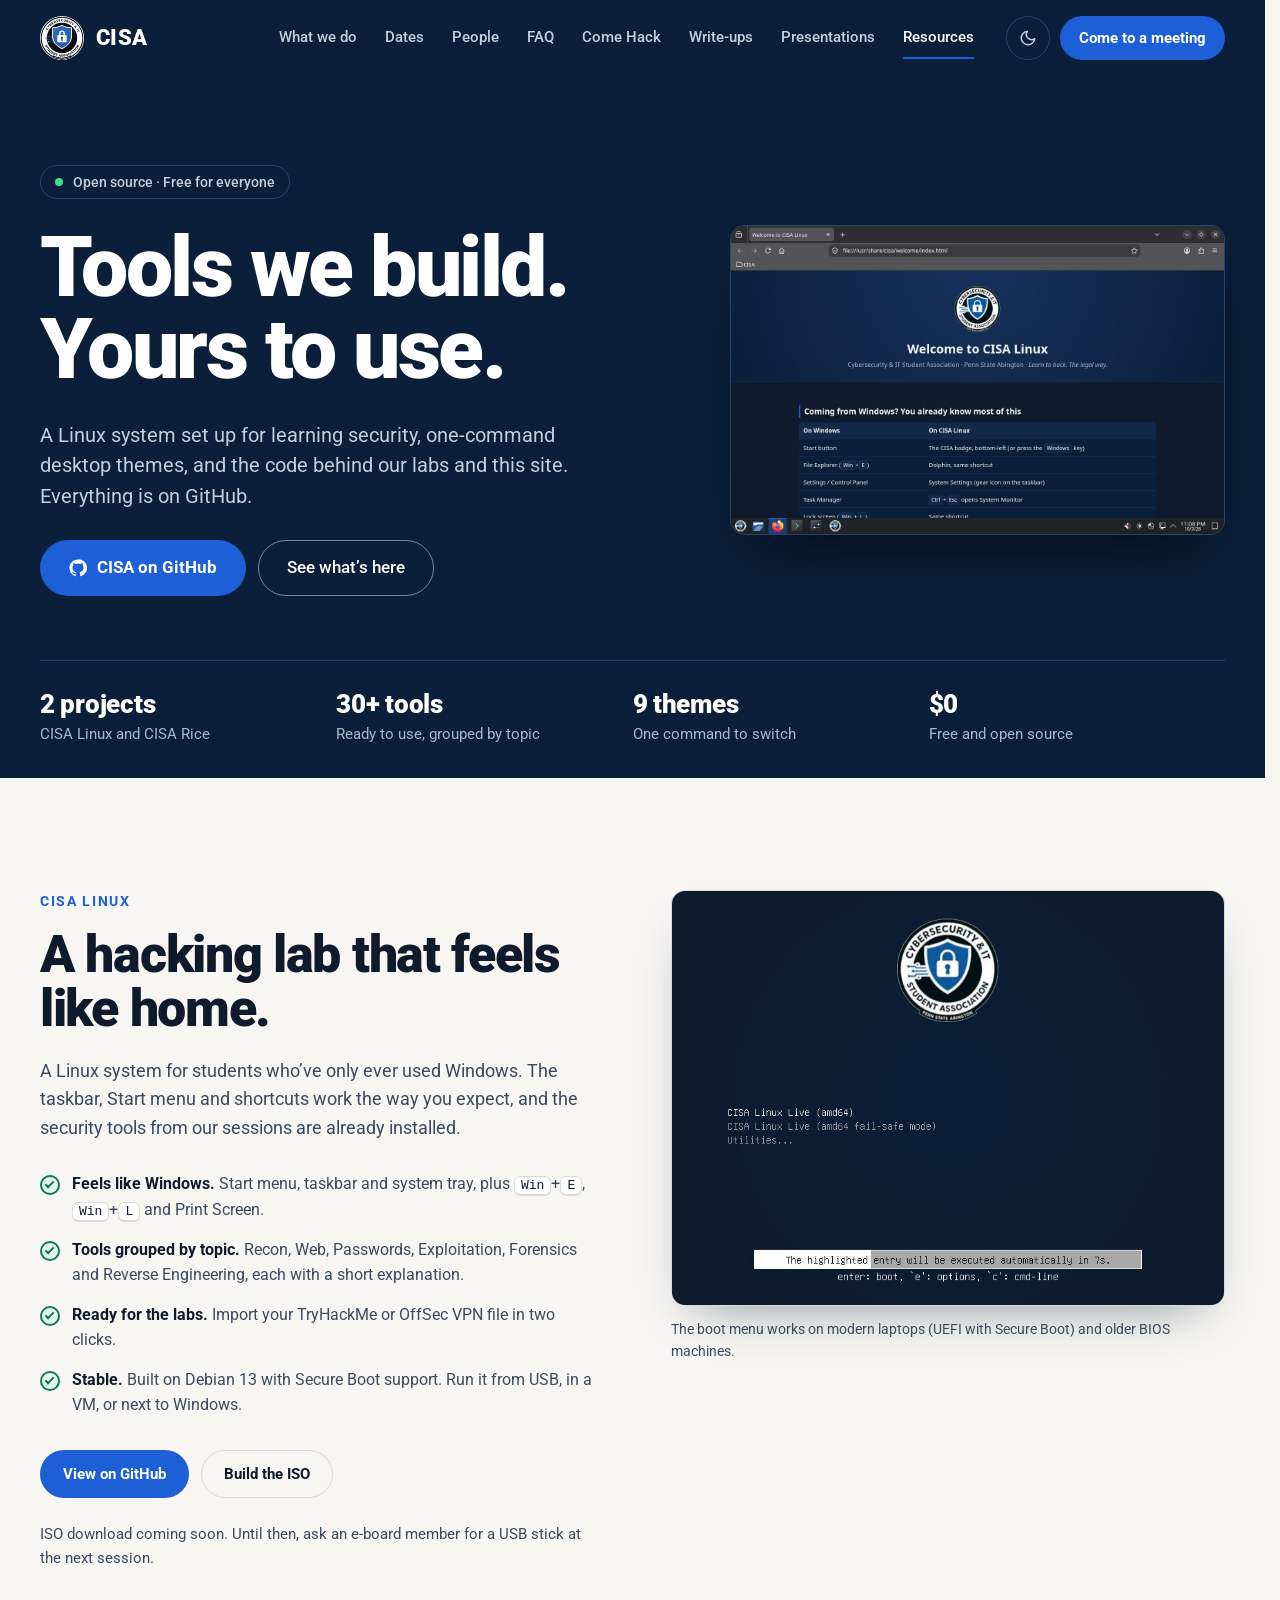
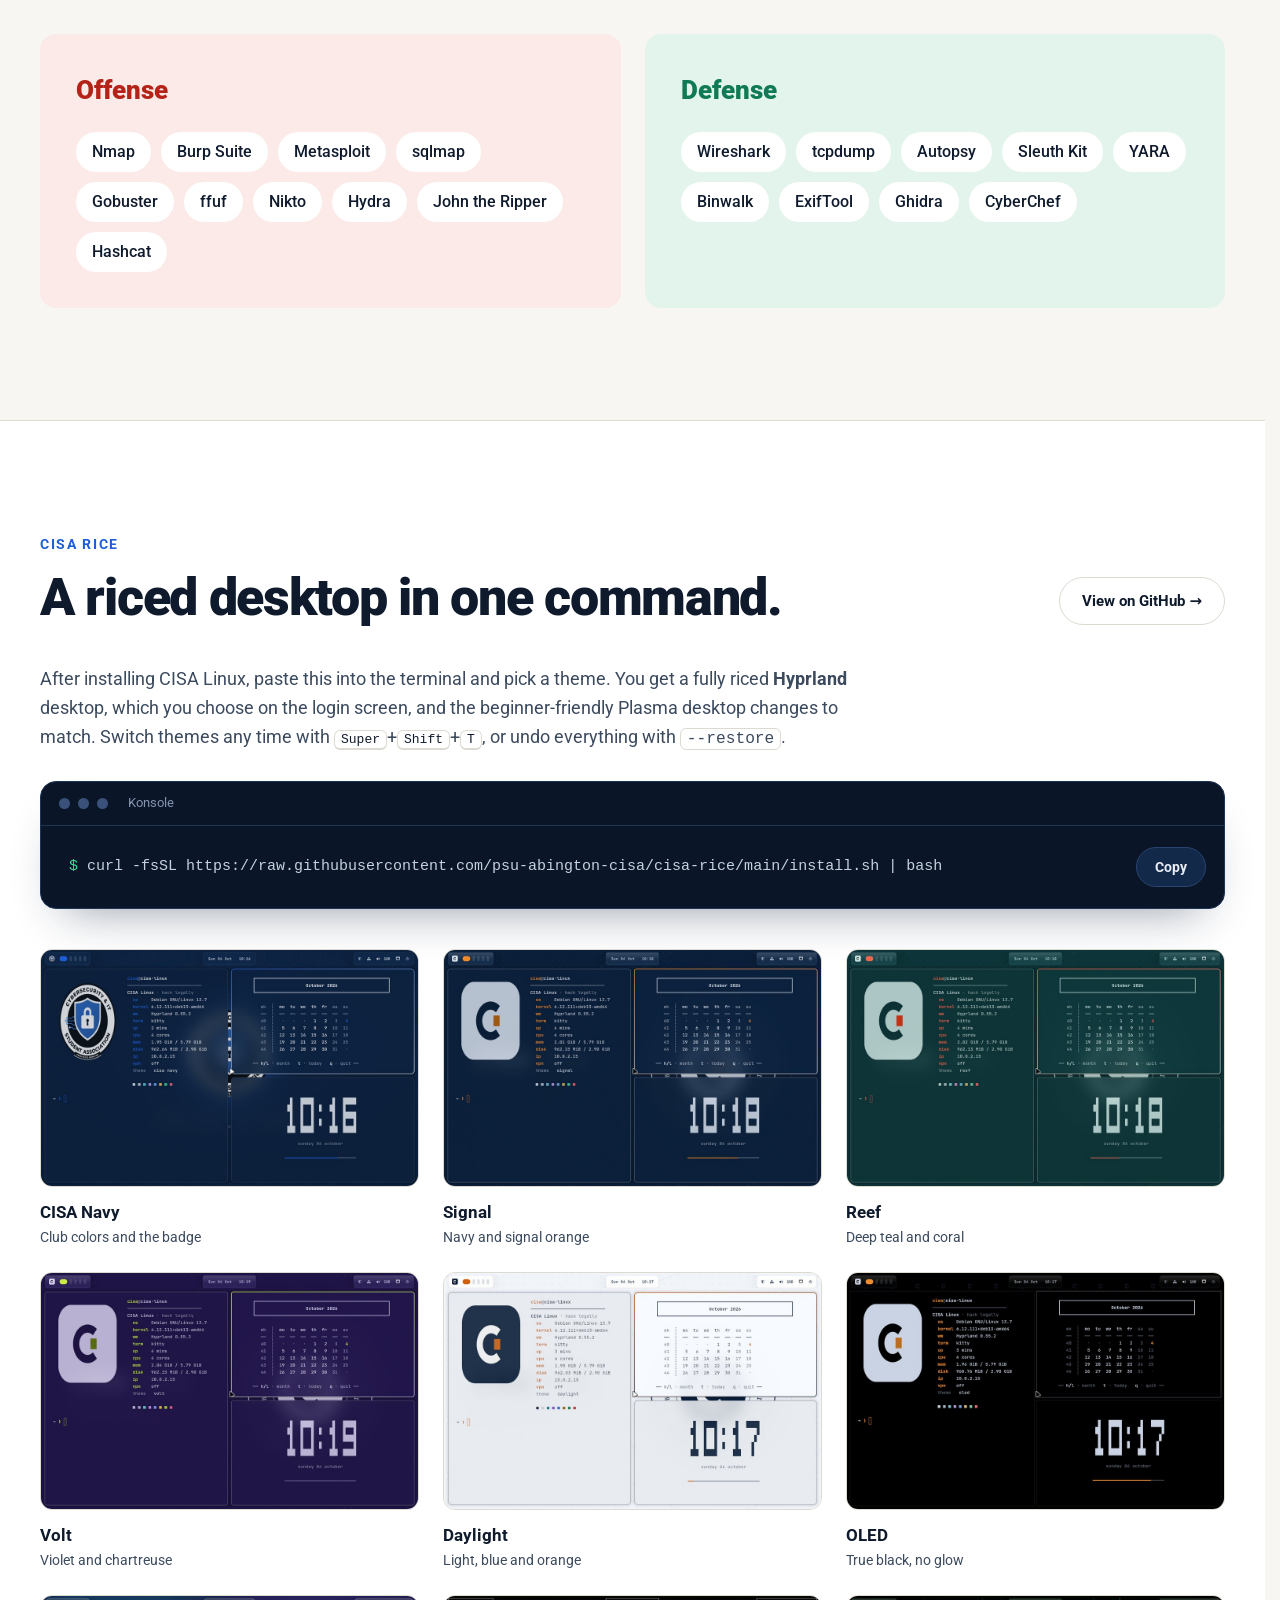
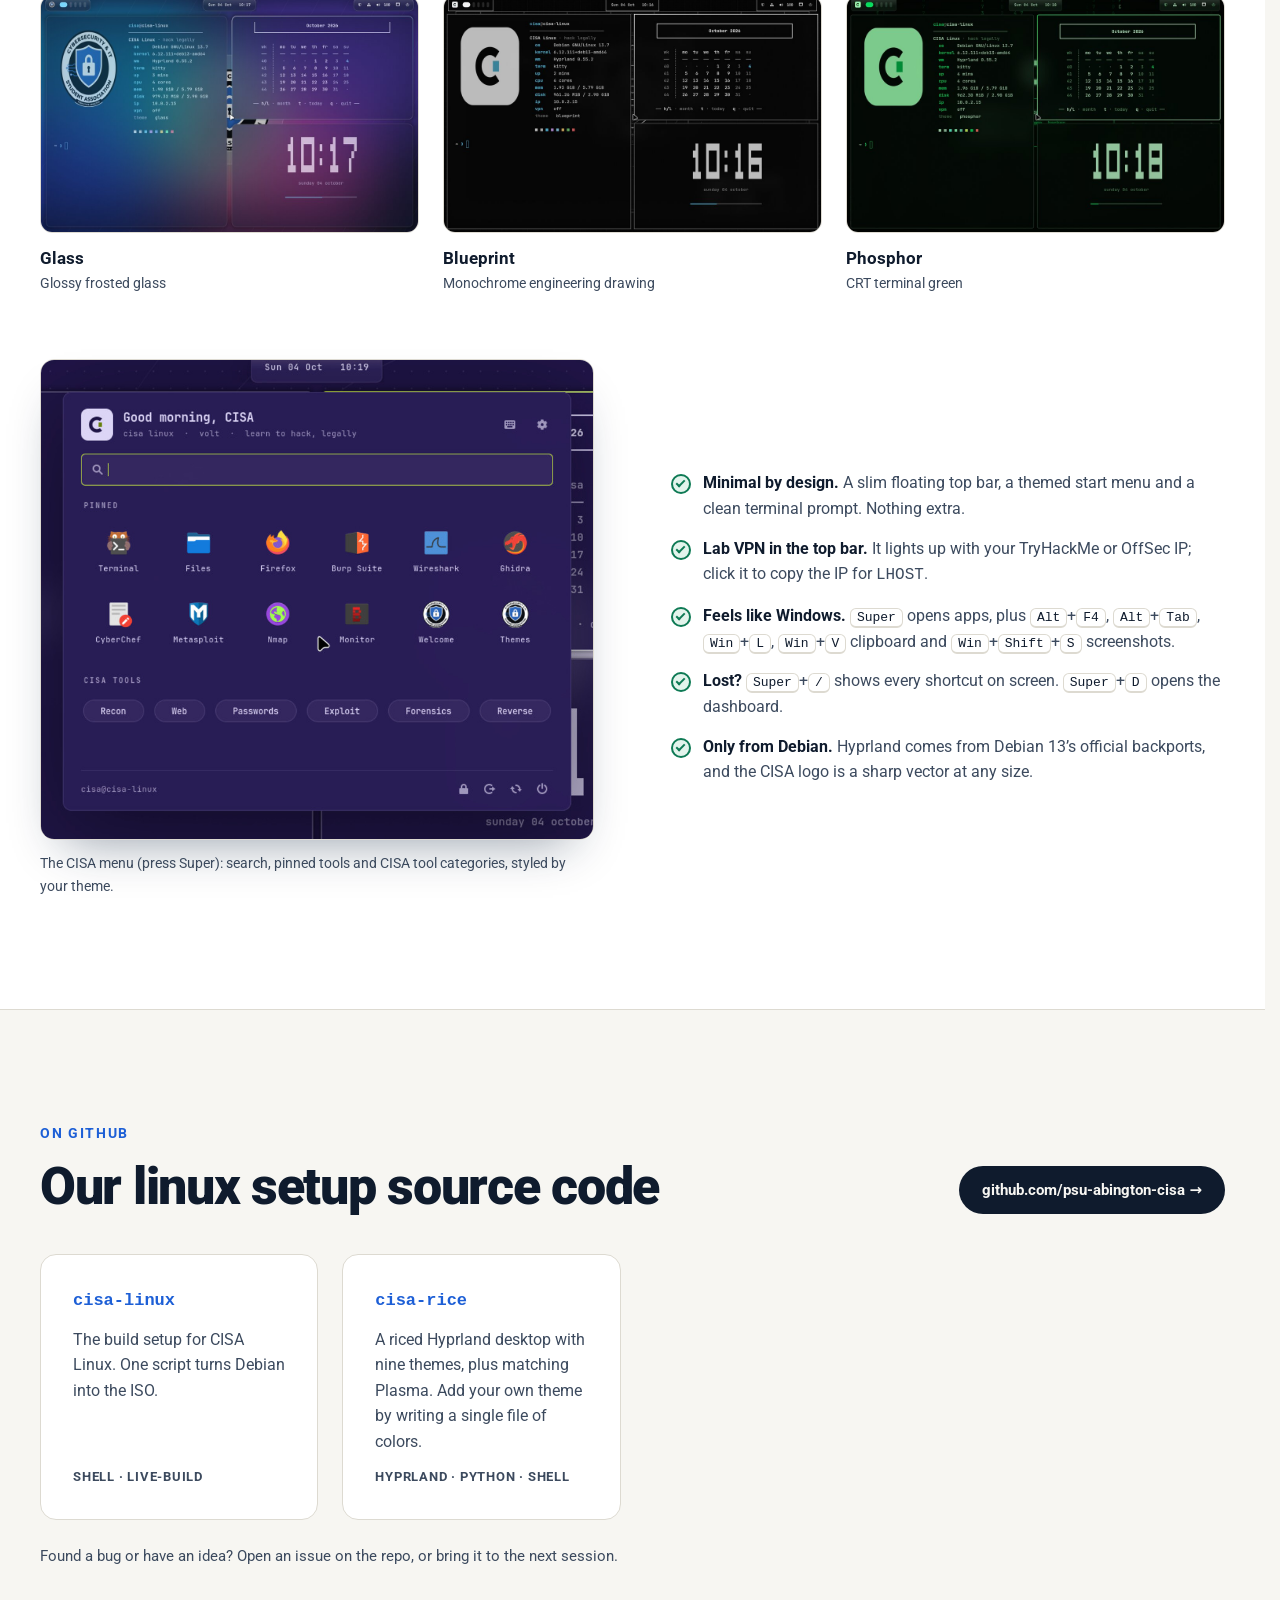
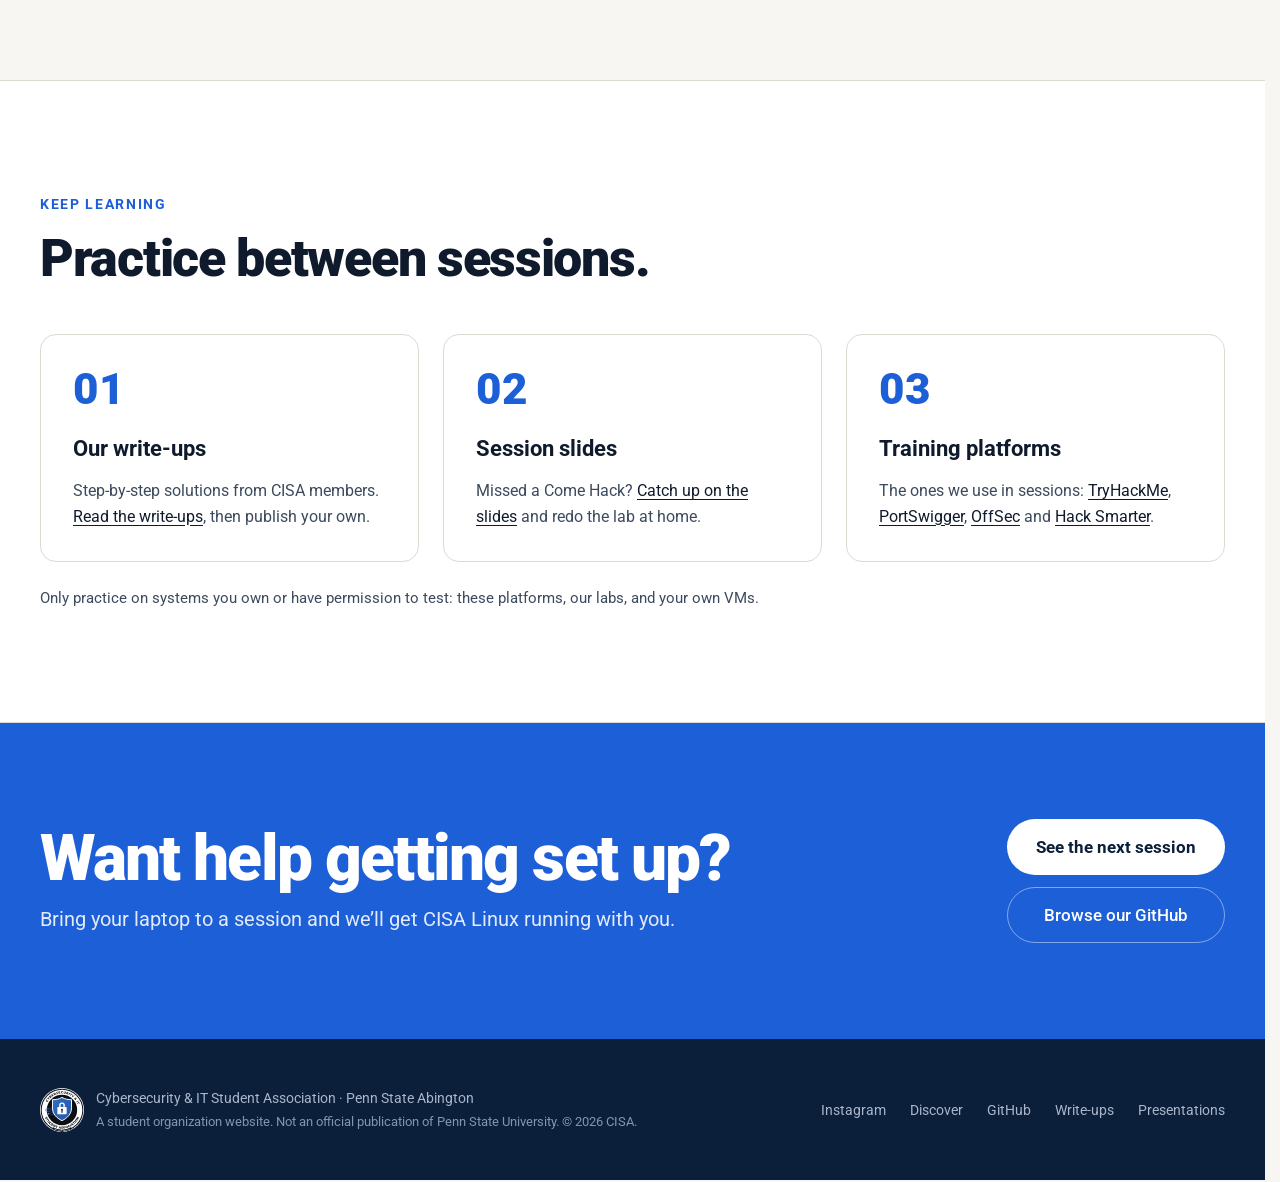
<file: resources/index.html>
<!doctype html>
<html lang="en">
<head>
<meta charset="utf-8">
<meta name="viewport" content="width=device-width, initial-scale=1">
<title>Resources — CISA · Penn State Abington</title>
<meta name="description" content="Free tools from CISA at Penn State Abington: CISA Linux, a beginner-friendly security distro, CISA Rice desktop themes, and everything on our GitHub.">
<meta name="theme-color" content="#0b1f3a">
<link rel="icon" href="../assets/img/cisa-logo.svg" type="image/svg+xml">
<link rel="apple-touch-icon" href="../assets/img/cisa-logo-180.png">

<meta property="og:type" content="website">
<meta property="og:title" content="CISA Resources — tools we build and share">
<meta property="og:description" content="CISA Linux, CISA Rice desktop themes, and the rest of our open-source projects on GitHub.">
<meta property="og:image" content="https://cisa.cybernet.rocks/resources/img/cisa-linux-desktop.jpg">
<meta property="og:url" content="https://cisa.cybernet.rocks/resources/">
<meta name="twitter:card" content="summary_large_image">

<script>
(function () {
  try {
    var t = localStorage.getItem('cisa-theme');
    if (t === 'light' || t === 'dark') {
      document.documentElement.setAttribute('data-theme', t);
    }
  } catch (e) { /* localStorage unavailable; fall back to OS preference via CSS */ }
})();
</script>
<link rel="preload" href="../assets/fonts/roboto-latin.woff2" as="font" type="font/woff2" crossorigin>
<link rel="stylesheet" href="../assets/css/style.css">
<link rel="stylesheet" href="resources.css">
</head>
<body>
<a class="skip-link" href="#main">Skip to main content</a>

<header class="site-header">
  <div class="container nav">
    <a class="brand" href="../">
      <img src="../assets/img/cisa-logo.svg" alt="CISA logo" width="44" height="44">
      <span class="brand-name">CISA</span>
      <span class="brand-sub">Penn State Abington</span>
    </a>
    <nav id="site-nav" class="nav-links" aria-label="Primary">
      <a href="../#session">What we do</a>
      <a href="../#schedule">Dates</a>
      <a href="../#people">People</a>
      <a href="../#faq">FAQ</a>
      <a href="../come-hack/">Come Hack</a>
      <a href="../writing/">Write-ups</a>
      <a href="../come-hack-presentations/">Presentations</a>
      <a class="active" href="./" aria-current="page">Resources</a>
    </nav>
    <div class="nav-actions">
      <button type="button" id="theme-toggle" class="icon-btn" aria-label="Switch to light theme">
        <svg class="icon-sun" aria-hidden="true" viewBox="0 0 24 24" fill="none" stroke="currentColor" stroke-width="2" stroke-linecap="round" stroke-linejoin="round"><circle cx="12" cy="12" r="4"></circle><path d="M12 2v2M12 20v2M4.93 4.93l1.41 1.41M17.66 17.66l1.41 1.41M2 12h2M20 12h2M4.93 19.07l1.41-1.41M17.66 6.34l1.41-1.41"></path></svg>
        <svg class="icon-moon" aria-hidden="true" viewBox="0 0 24 24" fill="none" stroke="currentColor" stroke-width="2" stroke-linecap="round" stroke-linejoin="round"><path d="M21 12.79A9 9 0 1 1 11.21 3a7 7 0 0 0 9.79 9.79z"></path></svg>
      </button>
      <a class="btn btn-accent btn-sm nav-cta" href="../#schedule">Come to a meeting</a>
      <button type="button" id="menu-toggle" class="icon-btn menu-btn" aria-label="Menu" aria-expanded="false" aria-controls="site-nav">
        <svg aria-hidden="true" viewBox="0 0 24 24" fill="none" stroke="currentColor" stroke-width="2" stroke-linecap="round"><path d="M4 7h16M4 12h16M4 17h16"></path></svg>
      </button>
    </div>
  </div>
</header>

<main id="main">

  <section id="top" class="hero res-hero">
    <div class="container">
      <div class="hero-grid">
        <div class="hero-copy">
          <span class="pill"><span class="dot" aria-hidden="true"></span>Open source · Free for everyone</span>
          <h1>Tools we build.<br>Yours to use.</h1>
          <p class="lede">A Linux system set up for learning security, one-command desktop themes, and the code behind our labs and this site. Everything is on GitHub.</p>
          <div class="cta-row">
            <a class="btn btn-accent btn-lg" href="https://github.com/psu-abington-cisa" target="_blank" rel="noopener">
              <svg aria-hidden="true" viewBox="0 0 24 24" fill="currentColor"><path d="M12 .5a11.5 11.5 0 0 0-3.64 22.41c.58.1.79-.25.79-.56v-2c-3.2.7-3.88-1.37-3.88-1.37-.52-1.33-1.28-1.69-1.28-1.69-1.05-.71.08-.7.08-.7 1.16.08 1.77 1.19 1.77 1.19 1.03 1.77 2.7 1.26 3.36.96.1-.75.4-1.26.73-1.55-2.56-.29-5.25-1.28-5.25-5.69 0-1.26.45-2.29 1.19-3.1-.12-.29-.52-1.46.11-3.05 0 0 .97-.31 3.17 1.18a11 11 0 0 1 5.77 0c2.2-1.49 3.17-1.18 3.17-1.18.63 1.59.23 2.76.11 3.05.74.81 1.19 1.84 1.19 3.1 0 4.42-2.7 5.39-5.27 5.68.41.36.78 1.06.78 2.14v3.17c0 .31.21.67.8.56A11.5 11.5 0 0 0 12 .5Z"/></svg>
              CISA on GitHub
            </a>
            <a class="btn btn-outline-light btn-lg" href="#cisa-linux">See what’s here</a>
          </div>
        </div>
        <figure class="res-shot res-shot-hero">
          <img src="img/cisa-linux-desktop.jpg" alt="The CISA Linux desktop: a Windows-style taskbar with the CISA badge as the Start button, and the Welcome page open in Firefox" width="1280" height="800">
        </figure>
      </div>

      <ul class="quick" aria-label="At a glance">
        <li><strong>2 projects</strong><span>CISA Linux and CISA Rice</span></li>
        <li><strong>30+ tools</strong><span>Ready to use, grouped by topic</span></li>
        <li><strong>9 themes</strong><span>One command to switch</span></li>
        <li><strong>$0</strong><span>Free and open source</span></li>
      </ul>
    </div>
  </section>

  <section id="cisa-linux" class="section" aria-labelledby="linux-heading">
    <div class="container split res-split">
      <div>
        <p class="kicker">CISA Linux</p>
        <h2 id="linux-heading">A hacking lab that feels like home.</h2>
        <p class="res-lede">A Linux system for students who’ve only ever used Windows. The taskbar, Start menu and shortcuts work the way you expect, and the security tools from our sessions are already installed.</p>
        <ul class="res-checks">
          <li><strong>Feels like Windows.</strong> Start menu, taskbar and system tray, plus <kbd>Win</kbd>+<kbd>E</kbd>, <kbd>Win</kbd>+<kbd>L</kbd> and Print Screen.</li>
          <li><strong>Tools grouped by topic.</strong> Recon, Web, Passwords, Exploitation, Forensics and Reverse Engineering, each with a short explanation.</li>
          <li><strong>Ready for the labs.</strong> Import your TryHackMe or OffSec VPN file in two clicks.</li>
          <li><strong>Stable.</strong> Built on Debian 13 with Secure Boot support. Run it from USB, in a VM, or next to Windows.</li>
        </ul>
        <div class="cta-row res-actions">
          <a class="btn btn-accent" href="https://github.com/psu-abington-cisa/cisa-linux" target="_blank" rel="noopener">View on GitHub</a>
          <a class="btn btn-line" href="https://github.com/psu-abington-cisa/cisa-linux#building-from-windows-using-wsl" target="_blank" rel="noopener">Build the ISO</a>
        </div>
        <p class="note">ISO download coming soon. Until then, ask an e-board member for a USB stick at the next session.</p>
      </div>
      <figure class="res-shot">
        <img src="img/cisa-linux-boot.jpg" alt="The CISA Linux boot menu with the CISA badge" width="800" height="600" loading="lazy">
        <figcaption>The boot menu works on modern laptops (UEFI with Secure Boot) and older BIOS machines.</figcaption>
      </figure>
    </div>

    <div class="container">
      <div class="topics res-tools">
        <div class="topic topic-offense">
          <h3>Offense</h3>
          <ul class="chips">
            <li>Nmap</li><li>Burp Suite</li><li>Metasploit</li><li>sqlmap</li><li>Gobuster</li><li>ffuf</li><li>Nikto</li><li>Hydra</li><li>John the Ripper</li><li>Hashcat</li>
          </ul>
        </div>
        <div class="topic topic-defense">
          <h3>Defense</h3>
          <ul class="chips">
            <li>Wireshark</li><li>tcpdump</li><li>Autopsy</li><li>Sleuth Kit</li><li>YARA</li><li>Binwalk</li><li>ExifTool</li><li>Ghidra</li><li>CyberChef</li>
          </ul>
        </div>
      </div>
    </div>
  </section>

  <section id="cisa-rice" class="section section-alt" aria-labelledby="rice-heading">
    <div class="container">
      <div class="section-head-row">
        <div>
          <p class="kicker">CISA Rice</p>
          <h2 id="rice-heading">A riced desktop in one command.</h2>
        </div>
        <a class="btn btn-line" href="https://github.com/psu-abington-cisa/cisa-rice" target="_blank" rel="noopener">View on GitHub →</a>
      </div>
      <p class="res-lede res-lede-wide">After installing CISA Linux, paste this into the terminal and pick a theme. You get a fully riced <strong>Hyprland</strong> desktop, which you choose on the login screen, and the beginner-friendly Plasma desktop changes to match. Switch themes any time with <kbd>Super</kbd>+<kbd>Shift</kbd>+<kbd>T</kbd>, or undo everything with <code>--restore</code>.</p>

      <figure class="terminal res-cmd">
        <div class="terminal-bar" aria-hidden="true"><span></span><span></span><span></span><em>Konsole</em></div>
        <div class="res-cmd-row">
<pre><code id="rice-cmd"><span class="t-prompt">$</span> curl -fsSL https://raw.githubusercontent.com/psu-abington-cisa/cisa-rice/main/install.sh | bash</code></pre>
          <button type="button" class="res-copy" data-copy="curl -fsSL https://raw.githubusercontent.com/psu-abington-cisa/cisa-rice/main/install.sh | bash" aria-label="Copy the install command">Copy</button>
        </div>
        <figcaption class="visually-hidden">Install command for CISA Rice</figcaption>
      </figure>

      <ul class="res-themes" aria-label="Nine themes">
        <li><figure><img src="img/theme-cisa-navy.jpg" alt="CISA Navy theme in Hyprland: navy desktop, system info with the CISA badge, clock and calendar" width="960" height="600" loading="lazy"><figcaption><strong>CISA Navy</strong>Club colors and the badge</figcaption></figure></li>
        <li><figure><img src="img/theme-signal.jpg" alt="Signal theme: navy with signal-orange accents and the ci mark" width="960" height="600" loading="lazy"><figcaption><strong>Signal</strong>Navy and signal orange</figcaption></figure></li>
        <li><figure><img src="img/theme-reef.jpg" alt="Reef theme: deep teal with coral accents" width="960" height="600" loading="lazy"><figcaption><strong>Reef</strong>Deep teal and coral</figcaption></figure></li>
        <li><figure><img src="img/theme-volt.jpg" alt="Volt theme: deep violet with chartreuse accents" width="960" height="600" loading="lazy"><figcaption><strong>Volt</strong>Violet and chartreuse</figcaption></figure></li>
        <li><figure><img src="img/theme-daylight.jpg" alt="Daylight theme: light blue-white desktop with navy text and orange accents" width="960" height="600" loading="lazy"><figcaption><strong>Daylight</strong>Light, blue and orange</figcaption></figure></li>
        <li><figure><img src="img/theme-oled.jpg" alt="OLED theme: pure black desktop with a field of dim marks and one lit" width="960" height="600" loading="lazy"><figcaption><strong>OLED</strong>True black, no glow</figcaption></figure></li>
        <li><figure><img src="img/theme-glass.jpg" alt="Glass theme: frosted transparent windows over a colorful aurora" width="960" height="600" loading="lazy"><figcaption><strong>Glass</strong>Glossy frosted glass</figcaption></figure></li>
        <li><figure><img src="img/theme-blueprint.jpg" alt="Blueprint theme: monochrome desktop with the CISA shield drawn as an engineering drawing" width="960" height="600" loading="lazy"><figcaption><strong>Blueprint</strong>Monochrome engineering drawing</figcaption></figure></li>
        <li><figure><img src="img/theme-phosphor.jpg" alt="Phosphor theme: black and green CRT terminal look" width="960" height="600" loading="lazy"><figcaption><strong>Phosphor</strong>CRT terminal green</figcaption></figure></li>
      </ul>

      <div class="split res-split res-rice-more">
        <figure class="res-shot">
          <img src="img/rice-menu.jpg" alt="The CISA menu: a greeting, a search box, pinned apps such as Terminal, Burp Suite, Wireshark and Ghidra, CISA tool categories, and power buttons" width="900" height="781" loading="lazy">
          <figcaption>The CISA menu (press Super): search, pinned tools and CISA tool categories, styled by your theme.</figcaption>
        </figure>
        <div>
          <ul class="res-checks">
            <li><strong>Minimal by design.</strong> A slim floating top bar, a themed start menu and a clean terminal prompt. Nothing extra.</li>
            <li><strong>Lab VPN in the top bar.</strong> It lights up with your TryHackMe or OffSec IP; click it to copy the IP for <code>LHOST</code>.</li>
            <li><strong>Feels like Windows.</strong> <kbd>Super</kbd> opens apps, plus <kbd>Alt</kbd>+<kbd>F4</kbd>, <kbd>Alt</kbd>+<kbd>Tab</kbd>, <kbd>Win</kbd>+<kbd>L</kbd>, <kbd>Win</kbd>+<kbd>V</kbd> clipboard and <kbd>Win</kbd>+<kbd>Shift</kbd>+<kbd>S</kbd> screenshots.</li>
            <li><strong>Lost?</strong> <kbd>Super</kbd>+<kbd>/</kbd> shows every shortcut on screen. <kbd>Super</kbd>+<kbd>D</kbd> opens the dashboard.</li>
            <li><strong>Only from Debian.</strong> Hyprland comes from Debian 13’s official backports, and the CISA logo is a sharp vector at any size.</li>
          </ul>
        </div>
      </div>
    </div>
  </section>

  <section id="github" class="section" aria-labelledby="github-heading">
    <div class="container">
      <div class="section-head-row">
        <div>
          <p class="kicker">On GitHub</p>
          <h2 id="github-heading">Our linux setup source code</h2>
        </div>
        <a class="btn btn-dark" href="https://github.com/psu-abington-cisa" target="_blank" rel="noopener">github.com/psu-abington-cisa →</a>
      </div>
      <div class="why res-repos">
        <a class="card res-repo" href="https://github.com/psu-abington-cisa/cisa-linux" target="_blank" rel="noopener">
          <span class="res-repo-name">cisa-linux</span>
          <p>The build setup for CISA Linux. One script turns Debian into the ISO.</p>
          <span class="res-repo-meta">Shell · live-build</span>
        </a>
        <a class="card res-repo" href="https://github.com/psu-abington-cisa/cisa-rice" target="_blank" rel="noopener">
          <span class="res-repo-name">cisa-rice</span>
          <p>A riced Hyprland desktop with nine themes, plus matching Plasma. Add your own theme by writing a single file of colors.</p>
          <span class="res-repo-meta">Hyprland · Python · Shell</span>
        </a>
      </div>
      <p class="note">Found a bug or have an idea? Open an issue on the repo, or bring it to the next session.</p>
    </div>
  </section>

  <section id="learn" class="section section-alt" aria-labelledby="learn-heading">
    <div class="container">
      <p class="kicker">Keep learning</p>
      <h2 id="learn-heading">Practice between sessions.</h2>
      <div class="why">
        <article class="card"><span class="card-n">01</span><h3>Our write-ups</h3><p>Step-by-step solutions from CISA members. <a href="../writing/">Read the write-ups</a>, then publish your own.</p></article>
        <article class="card"><span class="card-n">02</span><h3>Session slides</h3><p>Missed a Come Hack? <a href="../come-hack-presentations/">Catch up on the slides</a> and redo the lab at home.</p></article>
        <article class="card"><span class="card-n">03</span><h3>Training platforms</h3><p>The ones we use in sessions: <a href="https://tryhackme.com/login" target="_blank" rel="noopener">TryHackMe</a>, <a href="https://portswigger.net/web-security/all-labs" target="_blank" rel="noopener">PortSwigger</a>, <a href="https://portal.offsec.com/sign-up/community" target="_blank" rel="noopener">OffSec</a> and <a href="https://www.hacksmarter.org/catalog" target="_blank" rel="noopener">Hack Smarter</a>.</p></article>
      </div>
      <p class="note">Only practice on systems you own or have permission to test: these platforms, our labs, and your own VMs.</p>
    </div>
  </section>

  <section class="cta" aria-labelledby="cta-title">
    <div class="container cta-inner">
      <div>
        <h2 id="cta-title">Want help getting set up?</h2>
        <p>Bring your laptop to a session and we’ll get CISA Linux running with you.</p>
      </div>
      <div class="cta-actions">
        <a class="btn btn-light btn-lg" href="../#schedule">See the next session</a>
        <a class="btn btn-outline-light btn-lg" href="https://github.com/psu-abington-cisa" target="_blank" rel="noopener">Browse our GitHub</a>
      </div>
    </div>
  </section>

</main>

<footer class="site-footer">
  <div class="container footer-inner">
    <div class="footer-brand">
      <img src="../assets/img/cisa-logo.svg" alt="" width="44" height="44">
      <div>
        <p>Cybersecurity &amp; IT Student Association · Penn State Abington</p>
        <p class="footer-fine">A student organization website. Not an official publication of Penn State University. &copy; <span id="footer-year">2026</span> CISA.</p>
      </div>
    </div>
    <nav class="footer-links" aria-label="Elsewhere">
      <a href="https://www.instagram.com/abingtoncisa" target="_blank" rel="noopener">Instagram</a>
      <a href="https://psuharrisburg.campuslabs.com/engage/organization/ab-cybersecurity" target="_blank" rel="noopener">Discover</a>
      <a href="https://github.com/psu-abington-cisa" target="_blank" rel="noopener">GitHub</a>
      <a href="../writing/">Write-ups</a>
      <a href="../come-hack-presentations/">Presentations</a>
    </nav>
  </div>
</footer>

<script src="resources.js"></script>
</body>
</html>
</file>
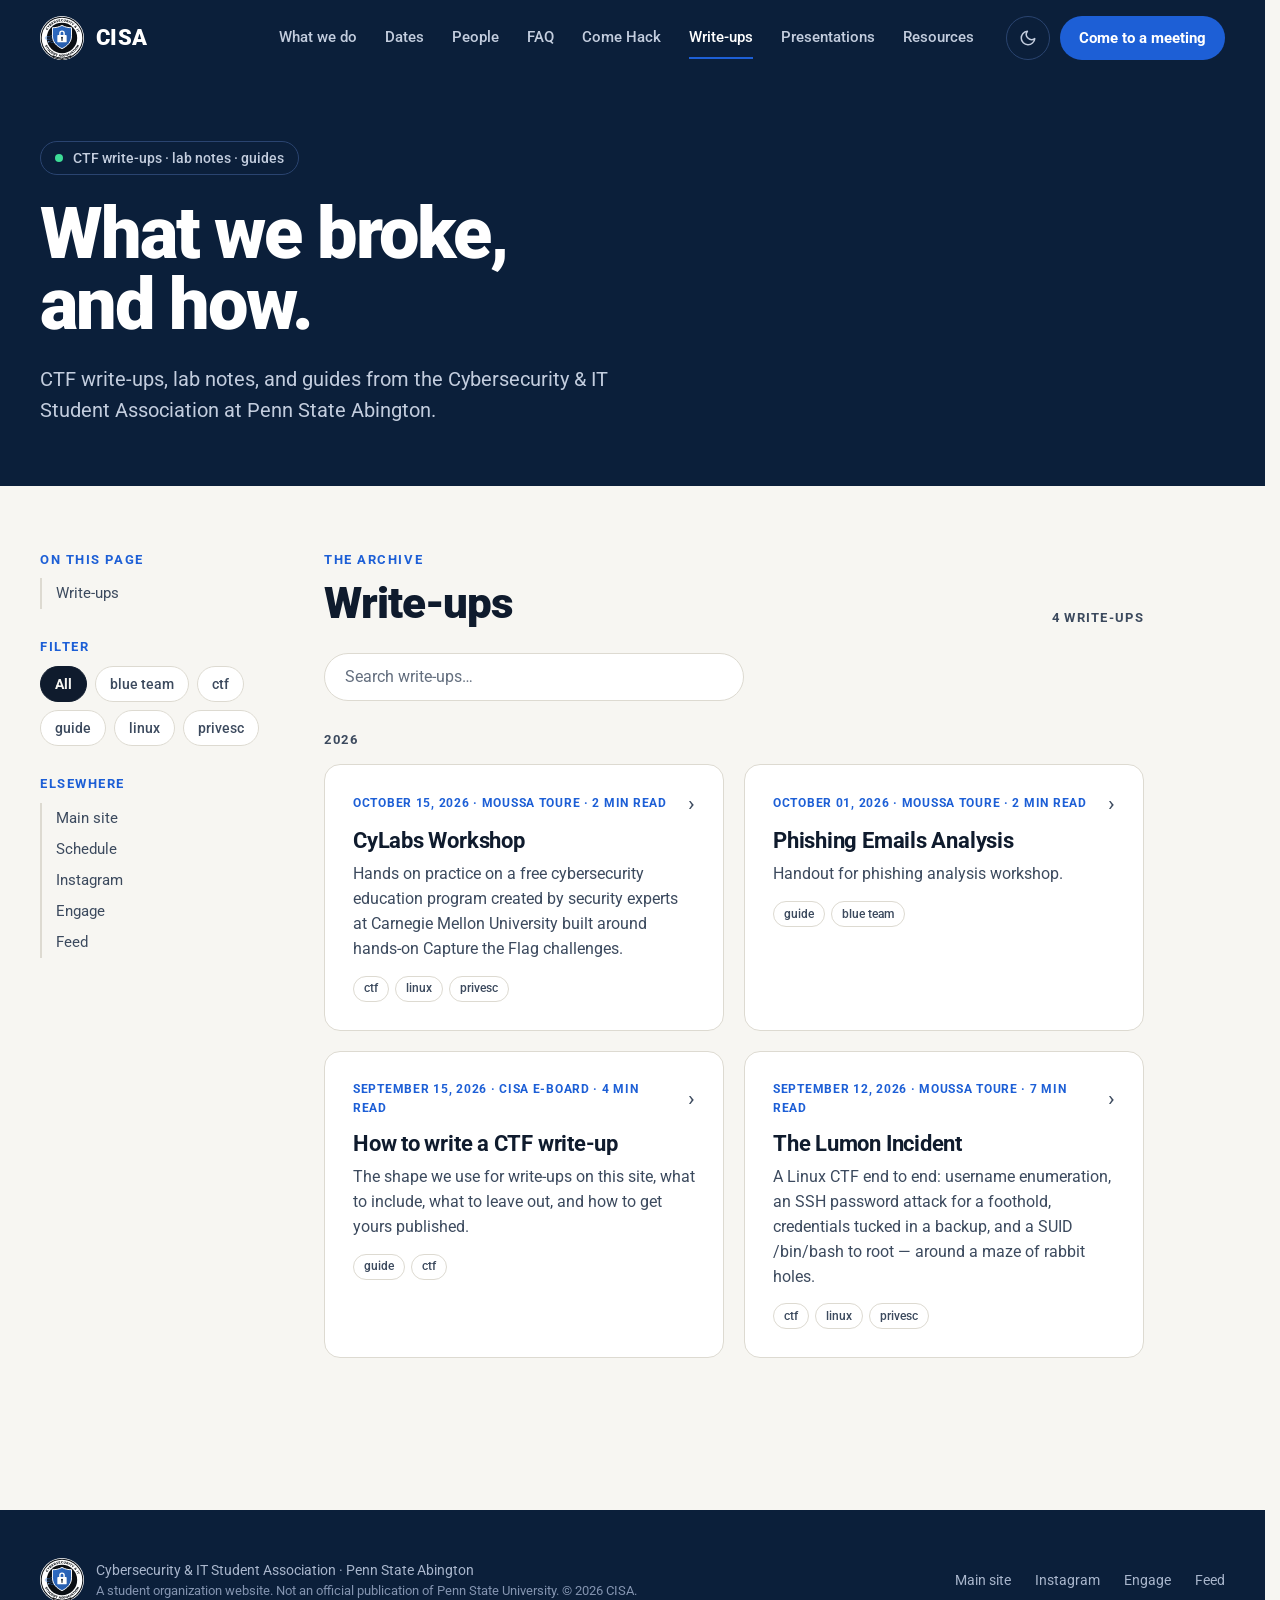
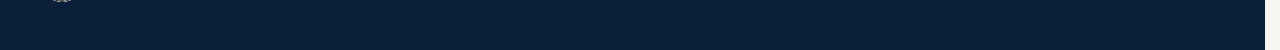
<file: writing/index.html>
<!DOCTYPE html>
<html lang="en">
<head>
<meta charset="utf-8">
<meta name="viewport" content="width=device-width, initial-scale=1">
<title>CISA Write-ups</title>
<meta name="description" content="CTF write-ups, lab notes, and guides from the Cybersecurity &amp; IT Student Association at Penn State Abington.">
<meta name="theme-color" content="#070e1c">
<link rel="canonical" href="https://cisa.cybernet.rocks/writing/">
<!-- Static Open Graph card: social crawlers do not run JS, so every write-up
     link previews with this site-level card. -->
<meta property="og:type" content="website">
<meta property="og:site_name" content="CISA Write-ups">
<meta property="og:title" content="CISA Write-ups â€” Penn State Abington">
<meta property="og:description" content="CTF write-ups, lab notes, and guides from the Cybersecurity &amp; IT Student Association at Penn State Abington.">
<meta property="og:url" content="https://cisa.cybernet.rocks/writing/">
<meta property="og:image" content="https://cisa.cybernet.rocks/assets/img/cisa-logo-og.png">
<meta name="twitter:card" content="summary">
<meta name="twitter:title" content="CISA Write-ups â€” Penn State Abington">
<meta name="twitter:description" content="CTF write-ups, lab notes, and guides from the Cybersecurity &amp; IT Student Association at Penn State Abington.">
<meta name="twitter:image" content="https://cisa.cybernet.rocks/assets/img/cisa-logo-og.png">
<link rel="alternate" type="application/atom+xml" title="CISA Write-ups" href="feed.xml">
<link rel="icon" href="../assets/img/cisa-logo.svg" type="image/svg+xml">
<link rel="apple-touch-icon" href="../assets/img/cisa-logo-180.png">
<link rel="stylesheet" href="styles.css?v=2026092401">
<script src="theme.js?v=2026092401"></script>
<!-- Vendored, pinned copies (see vendor/): no third-party requests. Deferred
     scripts run in document order. MathJax is not listed here on purpose:
     app.js loads it on demand the first time a write-up contains math. -->
<script defer src="vendor/marked.min.js"></script>
<script defer src="vendor/purify.min.js"></script>
<script defer src="app.js?v=2026092401"></script>
</head>
<body>
<a class="skip-link" href="#main">Skip to main content</a>

<header class="site-header">
  <div class="container nav">
    <a class="brand" href="../">
      <img src="../assets/img/cisa-logo.svg" alt="CISA logo" width="44" height="44">
      <span class="brand-name">CISA</span>
      <span class="brand-sub">Penn State Abington</span>
    </a>
    <nav id="site-nav" class="nav-links" aria-label="Primary">
      <a href="../#session">What we do</a>
      <a href="../#schedule">Dates</a>
      <a href="../#people">People</a>
      <a href="../#faq">FAQ</a>
      <a href="../come-hack/">Come Hack</a>
      <a class="active" href="./" aria-current="page">Write-ups</a>
      <a href="../come-hack-presentations/">Presentations</a>
      <a href="../resources/">Resources</a>
    </nav>
    <div class="nav-actions">
      <button type="button" id="theme-toggle" class="icon-btn" aria-label="Switch to light theme">
        <svg class="icon-sun" aria-hidden="true" viewBox="0 0 24 24" fill="none" stroke="currentColor" stroke-width="2" stroke-linecap="round" stroke-linejoin="round"><circle cx="12" cy="12" r="4"></circle><path d="M12 2v2M12 20v2M4.93 4.93l1.41 1.41M17.66 17.66l1.41 1.41M2 12h2M20 12h2M4.93 19.07l1.41-1.41M17.66 6.34l1.41-1.41"></path></svg>
        <svg class="icon-moon" aria-hidden="true" viewBox="0 0 24 24" fill="none" stroke="currentColor" stroke-width="2" stroke-linecap="round" stroke-linejoin="round"><path d="M21 12.79A9 9 0 1 1 11.21 3a7 7 0 0 0 9.79 9.79z"></path></svg>
      </button>
      <a class="btn btn-accent btn-sm nav-cta" href="../#schedule">Come to a meeting</a>
      <button type="button" id="menu-toggle" class="icon-btn menu-btn" aria-label="Menu" aria-expanded="false" aria-controls="site-nav">
        <svg aria-hidden="true" viewBox="0 0 24 24" fill="none" stroke="currentColor" stroke-width="2" stroke-linecap="round"><path d="M4 7h16M4 12h16M4 17h16"></path></svg>
      </button>
    </div>
  </div>
</header>

<!-- Index-only banner; app.js hides it while a write-up is open. -->
<section id="hero" class="hero">
  <div class="container">
    <span class="hero-pill"><span class="dot" aria-hidden="true"></span>CTF write-ups &middot; lab notes &middot; guides</span>
    <h1>What we broke,<br>and how.</h1>
    <p class="lede">CTF write-ups, lab notes, and guides from the Cybersecurity &amp; IT Student Association at Penn State Abington.</p>
  </div>
</section>

<div class="container layout">

  <aside id="sidemenu" aria-label="Page index">
    <ul id="page-index">
      <li><span class="sh">On this page</span></li>
      <li><a href="#writeups">Write-ups</a></li>
    </ul>
    <ul id="tag-filter"></ul>
    <ul class="elsewhere">
      <li><span class="sh">Elsewhere</span></li>
      <li><a href="../">Main site</a></li>
      <li><a href="../#schedule">Schedule</a></li>
      <li><a href="https://www.instagram.com/abingtoncisa">Instagram</a></li>
      <li><a href="https://psuharrisburg.campuslabs.com/engage/organization/ab-cybersecurity">Engage</a></li>
      <li><a href="feed.xml">Feed</a></li>
    </ul>
  </aside>

  <main id="main">

    <section id="index-view">
      <div class="sw-head">
        <div>
          <p class="kicker">The archive</p>
          <h2 id="writeups">Write-ups</h2>
        </div>
        <span id="post-count" class="tag"></span>
      </div>
      <input id="search" type="search" placeholder="Search write-ups&hellip;" aria-label="Search write-ups" autocomplete="off" spellcheck="false">
      <div id="post-list" aria-live="polite"></div>
    </section>

    <article id="post-view" hidden>
      <div id="post-content"></div>
      <div class="action-row" id="post-actions"><a class="all-posts" href="#writeups">&larr; All write-ups</a></div>
    </article>

  </main>

</div>

<footer class="site-footer">
  <div class="container footer-inner">
    <div class="footer-brand">
      <img src="../assets/img/cisa-logo.svg" alt="" width="44" height="44">
      <div>
        <p>Cybersecurity &amp; IT Student Association &middot; Penn State Abington</p>
        <p class="footer-fine">A student organization website. Not an official publication of Penn State University. &copy; 2026 CISA.</p>
      </div>
    </div>
    <nav class="footer-links" aria-label="Elsewhere">
      <a href="../">Main site</a>
      <a href="https://www.instagram.com/abingtoncisa">Instagram</a>
      <a href="https://psuharrisburg.campuslabs.com/engage/organization/ab-cybersecurity">Engage</a>
      <a href="feed.xml">Feed</a>
    </nav>
  </div>
</footer>

</body>
</html>
</file>
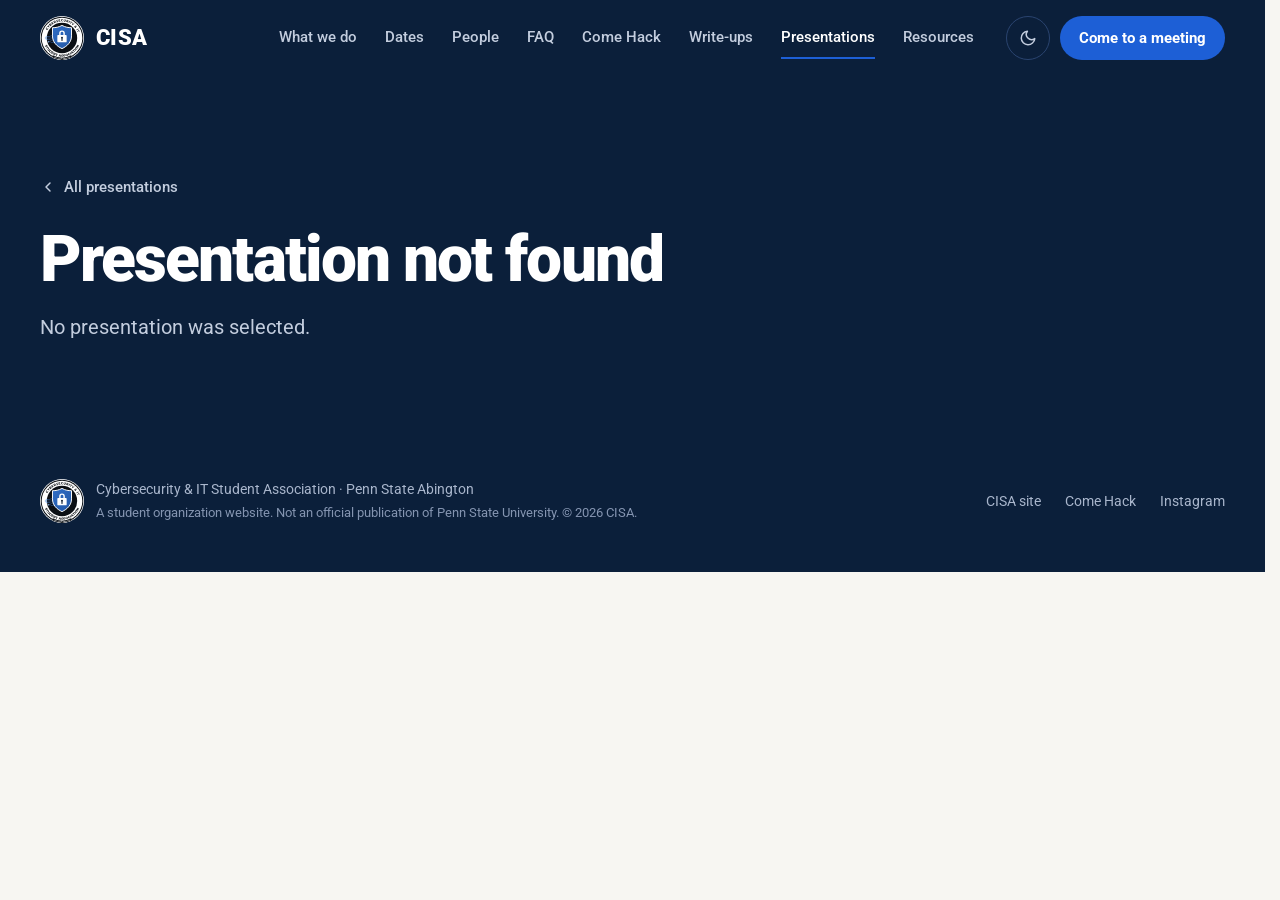
<file: come-hack-presentations/view.html>
<!doctype html>
<html lang="en">
<head>
<meta charset="utf-8">
<meta name="viewport" content="width=device-width, initial-scale=1">
<title>Presentation — Come Hack slides</title>
<meta name="description" content="Slides and recordings from Come Hack, CISA's hands-on cybersecurity sessions at Penn State Abington.">
<meta name="theme-color" content="#0b1f3a">
<link rel="icon" href="../assets/img/cisa-logo.svg" type="image/svg+xml">
<link rel="apple-touch-icon" href="../assets/img/cisa-logo-180.png">
<script>
(function () {
  try {
    var t = localStorage.getItem('cisa-theme');
    if (t === 'light' || t === 'dark') {
      document.documentElement.setAttribute('data-theme', t);
    }
  } catch (e) { /* localStorage unavailable; fall back to OS preference via CSS */ }
})();
</script>
<link rel="stylesheet" href="assets/css/style.css">
</head>
<body>
<a class="skip-link" href="#main">Skip to main content</a>

<header class="site-header">
  <div class="container nav">
    <a class="brand" href="../">
      <img src="../assets/img/cisa-logo.svg" alt="CISA logo" width="44" height="44">
      <span class="brand-name">CISA</span>
      <span class="brand-sub">Penn State Abington</span>
    </a>
    <nav id="site-nav" class="nav-links" aria-label="Primary">
      <a href="../#session">What we do</a>
      <a href="../#schedule">Dates</a>
      <a href="../#people">People</a>
      <a href="../#faq">FAQ</a>
      <a href="../come-hack/">Come Hack</a>
      <a href="../writing/">Write-ups</a>
      <a class="active" href="./" aria-current="page">Presentations</a>
      <a href="../resources/">Resources</a>
    </nav>
    <div class="nav-actions">
      <button type="button" id="theme-toggle" class="icon-btn" aria-label="Switch to light theme">
        <svg class="icon-sun" aria-hidden="true" viewBox="0 0 24 24" fill="none" stroke="currentColor" stroke-width="2" stroke-linecap="round" stroke-linejoin="round"><circle cx="12" cy="12" r="4"></circle><path d="M12 2v2M12 20v2M4.93 4.93l1.41 1.41M17.66 17.66l1.41 1.41M2 12h2M20 12h2M4.93 19.07l1.41-1.41M17.66 6.34l1.41-1.41"></path></svg>
        <svg class="icon-moon" aria-hidden="true" viewBox="0 0 24 24" fill="none" stroke="currentColor" stroke-width="2" stroke-linecap="round" stroke-linejoin="round"><path d="M21 12.79A9 9 0 1 1 11.21 3a7 7 0 0 0 9.79 9.79z"></path></svg>
      </button>
      <a class="btn btn-accent btn-sm nav-cta" href="../#schedule">Come to a meeting</a>
      <button type="button" id="menu-toggle" class="icon-btn menu-btn" aria-label="Menu" aria-expanded="false" aria-controls="site-nav">
        <svg aria-hidden="true" viewBox="0 0 24 24" fill="none" stroke="currentColor" stroke-width="2" stroke-linecap="round"><path d="M4 7h16M4 12h16M4 17h16"></path></svg>
      </button>
    </div>
  </div>
</header>

<main id="main">

  <noscript><p class="empty-msg">This page needs JavaScript to load the list of presentations.</p></noscript>
  <section class="hero viewer-hero">
    <div class="container">
      <div class="hero-copy" id="viewer-copy">
        <a class="back-link" href="./"><svg aria-hidden="true" viewBox="0 0 24 24" fill="none" stroke="currentColor" stroke-width="2.2" stroke-linecap="round" stroke-linejoin="round"><path d="m15 18-6-6 6-6"></path></svg>All presentations</a>
        <h1>Loading…</h1>
      </div>
    </div>
  </section>

  <section class="viewer" aria-label="Slides">
    <div class="container" id="viewer-body"></div>
  </section>

</main>

<footer class="site-footer">
  <div class="container footer-inner">
    <div class="footer-brand">
      <img src="../assets/img/cisa-logo.svg" alt="" width="44" height="44">
      <div>
        <p>Cybersecurity &amp; IT Student Association · Penn State Abington</p>
        <p class="footer-fine">A student organization website. Not an official publication of Penn State University. &copy; <span id="footer-year">2026</span> CISA.</p>
      </div>
    </div>
    <nav class="footer-links" aria-label="Elsewhere">
      <a href="../">CISA site</a>
      <a href="../come-hack/">Come Hack</a>
      <a href="https://www.instagram.com/abingtoncisa" target="_blank" rel="noopener">Instagram</a>
    </nav>
  </div>
</footer>

<script src="assets/js/app.js"></script>
</body>
</html>
</file>
<file: assets/css/style.css>
/* =========================================================================
   CISA @ Penn State Abington — stylesheet
   "Student-first" design: navy hero, off-white page, one blue accent,
   heavy Roboto headlines. Vanilla CSS, no build step, no third-party requests.
   ========================================================================= */

@font-face {
  font-family: "Roboto";
  src: url("../fonts/roboto-latin.woff2") format("woff2");
  font-weight: 100 900;
  font-style: normal;
  font-display: swap;
  unicode-range: U+0000-00FF, U+0131, U+0152-0153, U+02BB-02BC, U+02C6, U+02DA,
    U+02DC, U+2000-206F, U+2074, U+20AC, U+2122, U+2191, U+2193, U+2212, U+2215,
    U+FEFF, U+FFFD;
}

:root {
  /* -------- dark palette (default) -------- */
  --bg: #0b1220;
  --surface: #101a2c;
  --ink: #e8edf5;
  --body: #c7d0de;
  --line: #22314b;
  --navy: #070e1c;
  --navy-line: #1c2a44;
  --accent: #1d5fd6;
  --accent-hover: #2a6ee6;
  --accent-text: #8fb4ff;
  --red: #f58a8a;
  --red-bg: #2a1519;
  --green: #5fd3a5;
  --green-bg: #0f2a22;
  --chip-bg: #0b1220;
  --type-meeting: #6ea8fe;
  --type-comehack: #3ddc97;
  --type-workshop: #c4a1ff;
  --type-social: #ffc266;
  --type-competition: #ff8a9b;
  --type-other: #a9b6cc;

  /* Fixed colors for always-dark and always-light surfaces */
  --on-navy: #ffffff;
  --on-navy-body: #c3cdde;
  --on-navy-muted: #a9b6cc;
  --on-navy-line: #2a4470;
  --on-navy-kicker: #8fb4ff;
  --live: #3ddc97;

  --font: "Roboto", system-ui, -apple-system, "Segoe UI", Helvetica, Arial, sans-serif;
  --font-mono: ui-monospace, SFMono-Regular, Menlo, Consolas, "Liberation Mono", monospace;

  --container: 1200px;
  --gutter: clamp(16px, 4vw, 40px);
  --radius: 16px;
  color-scheme: dark;
}

/* -------- light palette: OS preference, no explicit choice stored -------- */
@media (prefers-color-scheme: light) {
  :root:not([data-theme="dark"]) {
    --bg: #f7f6f2;
    --surface: #ffffff;
    --ink: #0f1b2d;
    --body: #3c4a5e;
    --line: #dddad1;
    --navy: #0b1f3a;
    --navy-line: #1e3558;
    --accent-text: #1d5fd6;
    --red: #b42318;
    --red-bg: #fbeae7;
    --green: #0f7a55;
    --green-bg: #e3f4ec;
    --chip-bg: #ffffff;
    --type-meeting: #1d5fd6;
    --type-comehack: #0f7a55;
    --type-workshop: #6d28d9;
    --type-social: #9a5b00;
    --type-competition: #b42318;
    --type-other: #556274;
    color-scheme: light;
  }
}

/* -------- light palette: explicit choice made via the theme toggle -------- */
:root[data-theme="light"] {
  --bg: #f7f6f2;
  --surface: #ffffff;
  --ink: #0f1b2d;
  --body: #3c4a5e;
  --line: #dddad1;
  --navy: #0b1f3a;
  --navy-line: #1e3558;
  --accent-text: #1d5fd6;
  --red: #b42318;
  --red-bg: #fbeae7;
  --green: #0f7a55;
  --green-bg: #e3f4ec;
  --chip-bg: #ffffff;
  --type-meeting: #1d5fd6;
  --type-comehack: #0f7a55;
  --type-workshop: #6d28d9;
  --type-social: #9a5b00;
  --type-competition: #b42318;
  --type-other: #556274;
  color-scheme: light;
}

/* ---------- reset-ish ---------- */
*, *::before, *::after { box-sizing: border-box; }
/* scrollbar-gutter keeps the layout width identical whether or not a page is
   tall enough to scroll, so the header doesn't shift between pages. */
html { scroll-behavior: smooth; scroll-padding-top: 84px; scrollbar-gutter: stable; }
@media (max-width: 1140px) { html { scroll-padding-top: 72px; } }
@media (prefers-reduced-motion: reduce) {
  html { scroll-behavior: auto; }
  * { animation-duration: .001ms !important; transition-duration: .001ms !important; }
}

body {
  margin: 0;
  background: var(--bg);
  color: var(--ink);
  font-family: var(--font);
  font-size: 17px;
  line-height: 1.6;
  -webkit-font-smoothing: antialiased;
  overflow-x: hidden;
}

img { max-width: 100%; display: block; }
[hidden] { display: none !important; }
button { font: inherit; }
a { color: inherit; }
p { margin: 0; }
h1, h2, h3 { margin: 0; }
ul, ol { margin: 0; padding: 0; list-style: none; }

:focus-visible { outline: 3px solid var(--accent-text); outline-offset: 2px; border-radius: 4px; }
/* In the light theme --accent-text is too dark to show on navy (2.9:1) and
   identical to the blue CTA band; use the fixed on-navy blue / white there. */
.site-header :focus-visible, .hero :focus-visible, .founders :focus-visible,
.tile-next:focus-visible, .tile-next :focus-visible, .site-footer :focus-visible { outline-color: var(--on-navy-kicker); }
.cta :focus-visible { outline-color: #fff; }
.ticket :focus-visible { outline-color: var(--accent); } /* the card is always white */

.container {
  max-width: calc(var(--container) + 2 * var(--gutter));
  margin: 0 auto;
  padding: 0 var(--gutter);
}

.skip-link {
  position: absolute;
  left: 8px;
  top: -60px;
  z-index: 1000;
  background: var(--accent);
  color: #fff;
  padding: 10px 16px;
  border-radius: 8px;
  font-weight: 700;
  transition: top .15s ease;
}
.skip-link:focus { top: 8px; }

.visually-hidden {
  position: absolute;
  width: 1px; height: 1px;
  padding: 0; margin: -1px;
  overflow: hidden;
  clip: rect(0, 0, 0, 0);
  white-space: nowrap;
  border: 0;
}

/* ---------- buttons ---------- */
.btn {
  display: inline-flex;
  align-items: center;
  justify-content: center;
  gap: 10px;
  min-height: 48px;
  padding: 0 22px;
  border-radius: 999px;
  border: 1px solid transparent;
  font-size: 15px;
  font-weight: 700;
  text-decoration: none;
  white-space: nowrap;
  cursor: pointer;
  transition: background .12s ease, transform .12s ease;
}
.btn:hover { transform: translateY(-1px); }
.btn svg { width: 18px; height: 18px; flex-shrink: 0; }
.btn-lg { min-height: 56px; padding: 0 28px; font-size: 17px; }
.btn-sm { min-height: 44px; padding: 0 18px; font-size: 15px; }
.btn-accent { background: var(--accent); color: #fff; }
.btn-accent:hover { background: var(--accent-hover); }
.btn-dark { background: var(--ink); color: var(--bg); }
.btn-line { border-color: var(--line); color: var(--ink); background: transparent; }
.btn-line:hover { background: var(--surface); }
.btn-light { background: #fff; color: #0b1f3a; }
.btn-outline-light { border-color: rgba(255, 255, 255, .45); color: #fff; font-weight: 500; }
.btn-outline-light:hover { background: rgba(255, 255, 255, .08); }

.icon-btn {
  width: 44px;
  height: 44px;
  display: inline-flex;
  align-items: center;
  justify-content: center;
  padding: 0;
  background: transparent;
  border: 1px solid var(--on-navy-line);
  border-radius: 999px;
  color: var(--on-navy-body);
  cursor: pointer;
}
.icon-btn { transition: background .18s ease, color .18s ease; }
.icon-btn:hover { background: rgba(255, 255, 255, .06); color: #fff; }
.icon-btn svg { width: 18px; height: 18px; }

/* ---------- header ---------- */
.site-header {
  position: sticky;
  top: 0;
  z-index: 100;
  background: var(--navy);
  /* Blends into the navy hero at the top of the page; the edge and shadow
     fade in once the visitor scrolls (JS toggles .is-scrolled). */
  border-bottom: 1px solid transparent;
  transition: border-color .25s ease, box-shadow .25s ease, background-color .25s ease;
}
.site-header.is-scrolled {
  border-bottom-color: var(--navy-line);
  box-shadow: 0 6px 24px rgba(0, 0, 0, .22);
}
@supports ((backdrop-filter: blur(1px)) or (-webkit-backdrop-filter: blur(1px))) {
  .site-header.is-scrolled {
    background: color-mix(in srgb, var(--navy) 90%, transparent);
    -webkit-backdrop-filter: saturate(160%) blur(12px);
    backdrop-filter: saturate(160%) blur(12px);
  }
}
.nav {
  height: 76px;
  display: flex;
  align-items: center;
  gap: 32px;
}
.brand {
  display: flex;
  align-items: center;
  gap: 12px;
  margin-right: auto;
  text-decoration: none;
  color: #fff;
}
.brand img { width: 44px; height: 44px; border-radius: 50%; background: #fff; }
.brand-name { font-weight: 900; font-size: 22px; letter-spacing: .02em; }
/* The "Penn State Abington" subtitle is hidden: with eight nav links there's no
   room for it beside the logo. (It's still in the page title and footer.) */
.brand-sub { display: none; }
.nav-links { display: flex; align-items: center; gap: 28px; }
.nav-links a {
  color: var(--on-navy-body);
  text-decoration: none;
  font-size: 15px;
  font-weight: 500;
  white-space: nowrap;
  padding: 8px 0;
  border-bottom: 2px solid transparent;
  transition: color .18s ease, border-color .18s ease;
}
.nav-links a:hover { color: #fff; }
.nav-links a.active { color: #fff; border-bottom-color: var(--accent); }
.nav-actions { display: flex; align-items: center; gap: 10px; }
.menu-btn { display: none; }

#theme-toggle .icon-moon { display: none; }
:root[data-theme="light"] #theme-toggle .icon-sun { display: none; }
:root[data-theme="light"] #theme-toggle .icon-moon { display: block; }
@media (prefers-color-scheme: light) {
  :root:not([data-theme="dark"]) #theme-toggle .icon-sun { display: none; }
  :root:not([data-theme="dark"]) #theme-toggle .icon-moon { display: block; }
}

@media (max-width: 1240px) {
  .nav { gap: 20px; }
  .nav-links { gap: 20px; }
}
/* Below this width the eight links don't fit on one line: switch to the menu button. */
@media (max-width: 1140px) {
  .nav { height: 64px; }
  .menu-btn { display: inline-flex; }
  .nav-cta { display: none; }
  .nav-links {
    position: absolute;
    top: 64px;
    left: 0;
    right: 0;
    flex-direction: column;
    align-items: stretch;
    gap: 0;
    padding: 8px var(--gutter) 16px;
    background: var(--navy);
    border-bottom: 1px solid var(--navy-line);
    box-shadow: 0 16px 32px rgba(0, 0, 0, .28);
    /* Slides and fades in instead of popping; visibility keeps it out of
       the tab order while closed. */
    visibility: hidden;
    opacity: 0;
    transform: translateY(-10px);
    transition: opacity .22s ease, transform .22s ease, visibility 0s linear .22s;
  }
  .nav-links.open { visibility: visible; opacity: 1; transform: none; transition-delay: 0s; }
  .nav-links a { padding: 14px 0; font-size: 17px; border-bottom: 1px solid var(--navy-line); }
  .nav-links a.active { border-bottom-color: var(--navy-line); box-shadow: inset 3px 0 0 var(--accent); padding-left: 12px; }
  .nav-links a:last-child { border-bottom: none; }
}

/* ---------- hero ---------- */
.hero {
  background: var(--navy);
  color: #fff;
  padding-top: clamp(40px, 7vw, 88px);
}
.hero-grid {
  display: grid;
  grid-template-columns: minmax(0, 1.25fr) minmax(0, 1fr);
  gap: clamp(32px, 6vw, 72px);
  align-items: center;
}
.hero-copy { display: flex; flex-direction: column; gap: 28px; }
.pill {
  align-self: flex-start;
  display: inline-flex;
  align-items: center;
  gap: 10px;
  min-height: 34px;
  padding: 0 14px;
  border: 1px solid var(--on-navy-line);
  border-radius: 999px;
  font-size: 14px;
  font-weight: 500;
  color: var(--on-navy-body);
}
.dot { width: 8px; height: 8px; border-radius: 50%; background: var(--live); }
.hero h1 {
  font-weight: 900;
  font-size: clamp(46px, 7vw, 84px);
  line-height: .98;
  letter-spacing: -.03em;
}
.lede { max-width: 560px; font-size: clamp(17px, 1.6vw, 21px); line-height: 1.5; color: var(--on-navy-body); }
.cta-row { display: flex; flex-wrap: wrap; gap: 12px; }

/* ticket */
.ticket {
  background: #fff;
  color: #0f1b2d;
  border-radius: 20px;
  overflow: hidden;
  display: flex;
  flex-direction: column;
}
.ticket a { color: inherit; }
.ticket-head { padding: 28px 32px 24px; display: flex; flex-direction: column; gap: 6px; }
.ticket-kicker { font-size: 13px; font-weight: 700; letter-spacing: .12em; text-transform: uppercase; color: #1d5fd6; }
.ticket-title { font-size: clamp(28px, 3vw, 36px); font-weight: 900; line-height: 1.1; letter-spacing: -.02em; }
.ticket-sub { font-size: 16px; color: #3c4a5e; }
.ticket-facts {
  margin: 0;
  display: grid;
  grid-template-columns: repeat(3, minmax(0, 1fr));
  border-top: 2px dashed #dddad1;
  border-bottom: 2px dashed #dddad1;
}
.ticket-facts > div { padding: 18px 24px; border-right: 1px solid #eceae3; min-width: 0; }
.ticket-facts > div:first-child { padding-left: 32px; }
.ticket-facts > div:last-child { border-right: none; }
.ticket-facts dt { font-size: 12px; font-weight: 700; letter-spacing: .1em; text-transform: uppercase; color: #556274; }
.ticket-facts dd { margin: 0; font-size: 19px; font-weight: 700; line-height: 1.3; }
.ticket-foot {
  padding: 18px 32px;
  display: flex;
  flex-wrap: wrap;
  align-items: center;
  justify-content: space-between;
  gap: 12px;
  background: #f7f6f2;
  font-size: 15px;
  color: #3c4a5e;
}
.ticket-actions { display: flex; gap: 8px; }
.ticket .btn-dark { background: #0f1b2d; color: #fff; }
.ticket .btn-line { border-color: #dddad1; color: #0f1b2d; }
.ticket .btn-line:hover { background: #fff; }

.quick {
  margin-top: clamp(40px, 6vw, 64px);
  display: grid;
  grid-template-columns: repeat(4, minmax(0, 1fr));
  border-top: 1px solid var(--on-navy-line);
}
.quick li { padding: 28px 24px 32px 0; display: flex; flex-direction: column; gap: 2px; }
.quick strong { font-size: 26px; font-weight: 900; letter-spacing: -.01em; line-height: 1.2; }
.quick span { font-size: 15px; color: var(--on-navy-muted); }

@media (max-width: 920px) {
  .hero-grid { grid-template-columns: 1fr; }
  .quick { grid-template-columns: repeat(2, minmax(0, 1fr)); }
  .quick li { padding: 20px 16px 20px 0; }
  .quick strong { font-size: 20px; }
}
@media (max-width: 560px) {
  .cta-row .btn { width: 100%; white-space: normal; text-align: center; }
  .ticket-head { padding: 20px; }
  .ticket-facts > div { padding: 14px 12px; }
  .ticket-facts > div:first-child { padding-left: 20px; }
  .ticket-facts dd { font-size: 16px; }
  .ticket-foot { padding: 16px 20px; }
}

/* ---------- sections ---------- */
.section { padding: clamp(64px, 9vw, 112px) 0; }
.section-alt { background: var(--surface); border-top: 1px solid var(--line); border-bottom: 1px solid var(--line); }
.kicker {
  font-size: 14px;
  font-weight: 700;
  letter-spacing: .12em;
  text-transform: uppercase;
  color: var(--accent-text);
  margin-bottom: 16px;
}
.section h2 {
  font-weight: 900;
  font-size: clamp(32px, 4.2vw, 52px);
  line-height: 1.04;
  letter-spacing: -.025em;
  max-width: 760px;
}
.section-head-row {
  display: flex;
  flex-wrap: wrap;
  justify-content: space-between;
  align-items: flex-end;
  gap: 24px 40px;
  margin-bottom: 40px;
}
.note { margin-top: 24px; font-size: 15px; color: var(--body); }
.note a { color: var(--ink); font-weight: 500; }
.empty-msg { color: var(--body); }

/* session */
.split {
  display: grid;
  grid-template-columns: minmax(0, 1fr) minmax(0, 1fr);
  gap: clamp(40px, 6vw, 80px);
  align-items: center;
}
.steps { margin-top: 36px; display: flex; flex-direction: column; gap: 24px; }
.steps li { display: flex; gap: 20px; align-items: flex-start; }
.step-n {
  width: 44px;
  height: 44px;
  flex-shrink: 0;
  border-radius: 50%;
  display: flex;
  align-items: center;
  justify-content: center;
  background: var(--navy);
  color: #fff;
  font-weight: 900;
  font-size: 18px;
}
.steps strong { display: block; font-size: 20px; font-weight: 700; }
.steps span:not(.step-n) { display: block; font-size: 16px; color: var(--body); }

.terminal {
  margin: 0;
  background: #0a1628;
  border: 1px solid #1e3558;
  border-radius: var(--radius);
  overflow: hidden;
  box-shadow: 0 24px 48px -24px rgba(11, 31, 58, .45);
}
.terminal-bar {
  height: 44px;
  display: flex;
  align-items: center;
  gap: 8px;
  padding: 0 18px;
  border-bottom: 1px solid #1e3558;
}
.terminal-bar span { width: 11px; height: 11px; border-radius: 50%; background: #3a527a; }
.terminal-bar em { margin-left: 12px; font-style: normal; font-size: 13px; color: #8494b0; }
.terminal pre {
  margin: 0;
  padding: 28px;
  font-family: var(--font-mono);
  font-size: 15px;
  line-height: 1.75;
  color: #c7d0de;
  white-space: pre-wrap;
  overflow-wrap: anywhere;
}
.t-prompt { color: #3ddc97; }
.t-muted { color: #8494b0; }
.t-hit { color: #8fb4ff; }

@media (max-width: 920px) {
  .split { grid-template-columns: 1fr; }
  .terminal pre { padding: 20px; font-size: 13px; }
}

/* practice */
.topics { display: grid; grid-template-columns: repeat(2, minmax(0, 1fr)); gap: 24px; }
.topic { border-radius: var(--radius); padding: clamp(24px, 3vw, 36px); }
.topic h3 { font-size: 26px; font-weight: 900; margin-bottom: 20px; }
.topic-offense { background: var(--red-bg); }
.topic-offense h3 { color: var(--red); }
.topic-defense { background: var(--green-bg); }
.topic-defense h3 { color: var(--green); }
.chips { display: flex; flex-wrap: wrap; gap: 10px; }
.chips li {
  min-height: 40px;
  display: flex;
  align-items: center;
  padding: 0 16px;
  background: var(--chip-bg);
  border-radius: 999px;
  font-size: 16px;
  font-weight: 500;
}
.platforms {
  margin-top: 32px;
  display: flex;
  flex-wrap: wrap;
  align-items: center;
  gap: 8px 16px;
  font-size: 15px;
  color: var(--body);
}
.platforms strong { color: var(--ink); }
.platforms a { color: var(--ink); text-underline-offset: 3px; }
@media (max-width: 760px) {
  .topics { grid-template-columns: 1fr; }
  .chips li { font-size: 14px; min-height: 36px; padding: 0 12px; }
}

/* why */
.why { margin-top: 48px; display: grid; grid-template-columns: repeat(3, minmax(0, 1fr)); gap: 24px; }
.card {
  background: var(--surface);
  border: 1px solid var(--line);
  border-radius: var(--radius);
  padding: 32px;
  display: flex;
  flex-direction: column;
  gap: 12px;
}
.card-n { font-size: 44px; font-weight: 900; line-height: 1; color: var(--accent-text); }
.card h3 { margin-top: 8px; font-size: 22px; font-weight: 700; }
.card p { font-size: 16px; color: var(--body); }
.card a { color: var(--ink); text-underline-offset: 3px; }
.founders {
  margin-top: 24px;
  border-radius: var(--radius);
  background: var(--navy);
  color: #fff;
  padding: clamp(28px, 3vw, 40px) clamp(24px, 4vw, 48px);
  display: flex;
  align-items: center;
  justify-content: space-between;
  gap: 24px 40px;
}
.founders-kicker { font-size: 13px; font-weight: 700; letter-spacing: .12em; text-transform: uppercase; color: var(--on-navy-kicker); margin-bottom: 6px; }
.founders-text { font-size: clamp(18px, 2vw, 24px); font-weight: 700; line-height: 1.35; max-width: 680px; }
.founders-text a { color: #fff; text-underline-offset: 4px; }
.founder-line { display: block; }
.founder-line + .founder-line { margin-top: 6px; }
.founders-note { font-size: 17px; color: var(--on-navy-body); max-width: 260px; }
@media (max-width: 920px) {
  .why { grid-template-columns: 1fr; }
  .card { padding: 24px; }
  .card-n { font-size: 32px; }
  .founders { flex-direction: column; align-items: flex-start; }
  .founders-note { max-width: none; }
}

/* schedule tiles */
.tiles { display: grid; grid-template-columns: repeat(auto-fill, minmax(190px, 1fr)); gap: 16px; }
.tile {
  border: 1px solid var(--line);
  border-radius: var(--radius);
  padding: 24px;
  display: flex;
  flex-direction: column;
  gap: 2px;
  background: var(--bg);
}
.tile-tag { font-size: 13px; font-weight: 700; letter-spacing: .1em; text-transform: uppercase; color: var(--body); }
.tile-day { font-size: 44px; font-weight: 900; line-height: 1.05; letter-spacing: -.02em; }
.tile-mon { font-size: 17px; font-weight: 700; }
.tile-title { margin-top: 12px; font-size: 15px; font-weight: 500; }
.tile-meta { font-size: 14px; color: var(--body); }
.tile-cal {
  margin-top: 16px;
  min-height: 44px;
  display: flex;
  align-items: center;
  justify-content: center;
  border: 1px solid var(--line);
  border-radius: 999px;
  font-size: 14px;
  font-weight: 700;
  text-decoration: none;
}
.tile-cal:hover { background: var(--surface); }
.tile-next { background: var(--navy); border-color: var(--on-navy-line); color: #fff; }
.tile-next .tile-tag, .tile-next .tile-meta { color: var(--on-navy-kicker); }
.tile-next .tile-cal { border-color: var(--on-navy-line); }
.tile-next .tile-cal:hover { background: rgba(255, 255, 255, .08); }
@media (max-width: 560px) {
  .tiles { grid-template-columns: 1fr; gap: 10px; }
  .tile {
    display: grid;
    grid-template-columns: 56px minmax(0, 1fr) auto;
    grid-template-rows: auto auto;
    column-gap: 16px;
    align-items: center;
    padding: 14px 16px;
  }
  .tile-day { grid-row: 1 / 3; font-size: 32px; }
  .tile-mon { grid-column: 2; font-size: 16px; }
  .tile-meta { grid-column: 2; font-size: 13px; }
  .tile-tag, .tile-title { display: none; }
  .tile-cal { grid-column: 3; grid-row: 1 / 3; margin: 0; padding: 0 14px; }
}

/* calendar */
.calendar {
  margin-top: 48px;
  border: 1px solid var(--line);
  border-radius: var(--radius);
  background: var(--bg);
  padding: clamp(16px, 3vw, 28px);
}
.cal-toolbar {
  display: flex;
  flex-wrap: wrap;
  align-items: center;
  justify-content: space-between;
  gap: 12px 24px;
  margin-bottom: 20px;
}
.cal-nav { display: flex; align-items: center; gap: 8px; }
.cal-heading { min-width: 190px; text-align: center; font-size: 22px; font-weight: 900; letter-spacing: -.01em; }
.cal-nav.is-list .cal-btn, .cal-nav.is-list .cal-today { display: none; }
.cal-nav.is-list .cal-heading { text-align: left; min-width: 0; }
.cal-btn, .cal-today {
  min-width: 44px;
  height: 44px;
  display: inline-flex;
  align-items: center;
  justify-content: center;
  padding: 0 14px;
  background: var(--surface);
  border: 1px solid var(--line);
  border-radius: 999px;
  color: var(--ink);
  font-size: 15px;
  font-weight: 700;
  cursor: pointer;
}
.cal-btn { padding: 0; }
.cal-btn svg { width: 18px; height: 18px; }
.cal-btn:hover, .cal-today:hover { border-color: var(--body); }
.view-toggle { display: flex; padding: 4px; background: var(--surface); border: 1px solid var(--line); border-radius: 999px; }
.view-toggle button {
  min-height: 36px;
  padding: 0 18px;
  border: none;
  border-radius: 999px;
  background: transparent;
  color: var(--body);
  font-size: 15px;
  font-weight: 700;
  cursor: pointer;
}
.view-toggle button[aria-pressed="true"] { background: var(--ink); color: var(--bg); }

.cal-wrap { display: grid; grid-template-columns: minmax(0, 1fr); gap: 20px; }
@media (min-width: 900px) {
  .cal-wrap.has-detail { grid-template-columns: minmax(0, 1fr) 320px; align-items: start; }
}

.month-grid {
  display: grid;
  grid-template-columns: repeat(7, minmax(0, 1fr));
  gap: 1px;
  background: var(--line);
  border: 1px solid var(--line);
  border-radius: 12px;
  overflow: hidden;
}
.wd {
  background: var(--surface);
  padding: 10px 4px;
  text-align: center;
  font-size: 12px;
  font-weight: 700;
  letter-spacing: .08em;
  text-transform: uppercase;
  color: var(--body);
}
.day-cell {
  min-width: 0;
  min-height: 96px;
  padding: 8px;
  display: flex;
  flex-direction: column;
  align-items: stretch;
  gap: 4px;
  background: var(--surface);
  border: none;
  color: var(--ink);
  font: inherit;
  text-align: left;
}
.day-cell.dim { background: var(--bg); }
.day-cell.dim .day-num { opacity: .45; }
.day-num { font-size: 14px; font-weight: 700; line-height: 1.4; }
.day-cell.today .day-num {
  align-self: flex-start;
  min-width: 26px;
  padding: 0 6px;
  border-radius: 999px;
  background: var(--accent);
  color: #fff;
  text-align: center;
}
button.day-cell { cursor: pointer; }
button.day-cell:hover { background: var(--bg); }
.day-cell.selected { box-shadow: inset 0 0 0 2px var(--accent-text); }
.day-chip {
  display: block;
  min-width: 0;
  padding: 3px 8px;
  border-radius: 6px;
  font-size: 12px;
  font-weight: 700;
  line-height: 1.35;
  white-space: nowrap;
  overflow: hidden;
  text-overflow: ellipsis;
  color: #fff;
  background: var(--chip-type, var(--type-other));
}
.day-chip.cancelled { text-decoration: line-through; opacity: .55; }
.day-more { font-size: 12px; color: var(--body); }
.type-meeting { --chip-type: var(--type-meeting); }
.type-comehack { --chip-type: var(--type-comehack); }
.type-workshop { --chip-type: var(--type-workshop); }
.type-social { --chip-type: var(--type-social); }
.type-competition { --chip-type: var(--type-competition); }
.type-other { --chip-type: var(--type-other); }
:root:not([data-theme="light"]) .day-chip { color: #0b1220; }
@media (prefers-color-scheme: light) {
  :root:not([data-theme="dark"]) .day-chip { color: #fff; }
}
@media (max-width: 640px) {
  .day-cell { min-height: 58px; padding: 6px 4px; align-items: center; }
  .day-num { font-size: 13px; }
  .day-chip { width: 8px; height: 8px; padding: 0; border-radius: 50%; font-size: 0; }
  .day-more { display: none; }
  .wd { font-size: 11px; letter-spacing: 0; }
  .cal-heading { min-width: 0; font-size: 19px; }
}

.detail-panel {
  background: var(--surface);
  border: 1px solid var(--line);
  border-radius: 12px;
  padding: 20px;
  outline: none;
}
.detail-panel:focus-visible { box-shadow: 0 0 0 3px var(--accent-text); }
.detail-top { display: flex; align-items: center; justify-content: space-between; gap: 12px; margin-bottom: 8px; }
.detail-date { font-size: 14px; font-weight: 700; color: var(--body); }
.detail-close {
  width: 44px;
  height: 44px;
  flex-shrink: 0;
  border: 1px solid var(--line);
  border-radius: 999px;
  background: transparent;
  color: var(--ink);
  font-size: 22px;
  line-height: 1;
  cursor: pointer;
}
.detail-event { padding-top: 12px; }
.detail-event + .detail-event { margin-top: 12px; border-top: 1px solid var(--line); }
.detail-event h4 { margin: 6px 0 4px; font-size: 19px; font-weight: 900; line-height: 1.25; }
.detail-event p { font-size: 15px; color: var(--body); }
.detail-meta { margin-bottom: 8px; font-weight: 500; }
.type-badge {
  display: inline-flex;
  align-items: center;
  gap: 6px;
  font-size: 12px;
  font-weight: 700;
  letter-spacing: .08em;
  text-transform: uppercase;
  color: var(--chip-type);
}
.type-badge::before { content: ""; width: 8px; height: 8px; border-radius: 50%; background: var(--chip-type); }
.cancelled-badge { margin-left: 8px; font-size: 12px; font-weight: 700; text-transform: uppercase; letter-spacing: .08em; color: var(--red); }
.is-cancelled { text-decoration: line-through; }
.detail-tags { display: flex; flex-wrap: wrap; gap: 6px; margin-top: 10px; }
.detail-tags li { font-size: 12px; padding: 2px 10px; border: 1px solid var(--line); border-radius: 999px; color: var(--body); }
.detail-links, .row-links { display: flex; flex-wrap: wrap; gap: 8px; margin-top: 14px; }
.detail-links .btn, .row-links .btn { min-height: 40px; padding: 0 14px; font-size: 14px; }

.event-list { display: flex; flex-direction: column; }
.event-row {
  display: grid;
  grid-template-columns: 64px minmax(0, 1fr) auto;
  gap: 8px 20px;
  align-items: center;
  padding: 18px 0;
  border-top: 1px solid var(--line);
}
.event-row:first-child { border-top: none; }
.row-date { display: flex; flex-direction: column; align-items: center; line-height: 1.1; }
.row-mon { font-size: 13px; font-weight: 700; text-transform: uppercase; letter-spacing: .08em; color: var(--accent-text); }
.row-day { font-size: 30px; font-weight: 900; }
.row-body h4 { display: flex; align-items: center; flex-wrap: wrap; gap: 8px; font-size: 18px; font-weight: 700; }
.row-meta { font-size: 14px; color: var(--body); }
.row-summary { margin-top: 4px; font-size: 15px; color: var(--body); }
.row-links { margin-top: 0; }
.legend-dot { width: 10px; height: 10px; flex-shrink: 0; border-radius: 50%; display: inline-block; background: var(--chip-type); }
.past summary {
  cursor: pointer;
  min-height: 44px;
  display: flex;
  align-items: center;
  margin-top: 8px;
  padding-top: 12px;
  border-top: 1px solid var(--line);
  font-size: 15px;
  font-weight: 700;
  color: var(--body);
}
.past .event-row { opacity: .75; }
@media (max-width: 720px) {
  .event-row { grid-template-columns: 52px minmax(0, 1fr); }
  .row-links { grid-column: 2; }
  .row-day { font-size: 24px; }
}

.legend { display: flex; flex-wrap: wrap; gap: 8px 20px; margin-top: 20px; font-size: 14px; color: var(--body); }
.legend li { display: flex; align-items: center; gap: 8px; }

/* people */
.people {
  margin-top: 40px;
  display: grid;
  grid-template-columns: repeat(auto-fill, minmax(140px, 1fr));
  gap: 32px 20px;
}
.person { display: flex; flex-direction: column; align-items: center; text-align: center; gap: 2px; }
.person img {
  width: 100%;
  max-width: 160px;
  aspect-ratio: 1 / 1;
  object-fit: cover;
  border-radius: 50%;
  margin-bottom: 14px;
  background: var(--line);
}
.person h3 { font-size: 16px; font-weight: 700; }
.person-role { font-size: 14px; color: var(--body); }
.person-links { display: flex; gap: 12px; margin-top: 6px; font-size: 13px; }
.person-links a { color: var(--body); text-underline-offset: 3px; }
.person-links a:hover { color: var(--ink); }
@media (max-width: 560px) {
  .people { grid-template-columns: repeat(2, minmax(0, 1fr)); gap: 24px 14px; }
}

/* faq */
.faq-grid { display: grid; grid-template-columns: minmax(0, 1fr) minmax(0, 2fr); gap: clamp(32px, 6vw, 80px); }
.faq-contact { margin-top: 20px; font-size: 16px; color: var(--body); }
.faq-contact a { color: var(--ink); font-weight: 500; text-underline-offset: 3px; }
.faq { border-top: 1px solid var(--line); }
.faq details { border-bottom: 1px solid var(--line); }
.faq summary {
  list-style: none;
  cursor: pointer;
  display: flex;
  justify-content: space-between;
  align-items: center;
  gap: 16px;
  min-height: 44px;
  padding: 20px 0;
  font-size: 19px;
  font-weight: 700;
  line-height: 1.35;
}
.faq summary::-webkit-details-marker { display: none; }
.faq summary::after {
  content: "+";
  flex-shrink: 0;
  font-size: 26px;
  font-weight: 400;
  line-height: 1;
  color: var(--body);
}
.faq details[open] summary::after { content: "–"; }
.faq details p { padding: 0 0 22px; font-size: 16px; color: var(--body); max-width: 680px; }
.faq details a { color: var(--ink); text-underline-offset: 3px; }
.interest { margin-top: clamp(48px, 6vw, 72px); }
.interest h3 { font-size: 22px; font-weight: 700; margin-bottom: 16px; }
.interest iframe {
  display: block;
  width: 100%;
  height: 480px;
  border: 1px solid var(--line);
  border-radius: var(--radius);
  background: #fff;
}
@media (max-width: 920px) {
  .faq-grid { grid-template-columns: 1fr; }
  .faq summary { font-size: 17px; }
}

/* closing cta */
.cta { background: var(--accent); color: #fff; padding: clamp(48px, 8vw, 96px) 0; }
.cta-inner { display: flex; flex-wrap: wrap; align-items: center; justify-content: space-between; gap: 32px 48px; }
.cta h2 { font-weight: 900; font-size: clamp(38px, 5vw, 64px); line-height: 1; letter-spacing: -.03em; }
.cta p { margin-top: 12px; font-size: clamp(16px, 1.6vw, 20px); color: rgba(255, 255, 255, .88); }
.cta-actions { display: flex; flex-direction: column; gap: 12px; }
@media (max-width: 560px) {
  .cta-actions { width: 100%; }
}

/* footer */
.site-footer { background: var(--navy); color: var(--on-navy-muted); padding: 48px 0; font-size: 14px; }
.footer-inner { display: flex; flex-wrap: wrap; justify-content: space-between; align-items: center; gap: 24px 40px; }
.footer-brand { display: flex; align-items: center; gap: 12px; }
.footer-brand img { width: 44px; height: 44px; border-radius: 50%; background: #fff; flex-shrink: 0; }
.footer-fine { font-size: 13px; color: #8494b0; margin-top: 2px; }
.footer-links { display: flex; flex-wrap: wrap; gap: 12px 24px; }
.footer-links a { color: var(--on-navy-muted); text-decoration: none; }
.footer-links a:hover { color: #fff; }
</file>
<file: come-hack-presentations/assets/css/style.css>
/* =========================================================================
   Come Hack presentations — stylesheet
   Same design language as the CISA site (cisa.cybernet.rocks):
   navy hero, off-white page, one blue accent, heavy Roboto headlines.
   Vanilla CSS, no build step, no third-party requests.
   ========================================================================= */

@font-face {
  font-family: "Roboto";
  src: url("../../../assets/fonts/roboto-latin.woff2") format("woff2");
  font-weight: 100 900;
  font-style: normal;
  font-display: swap;
  unicode-range: U+0000-00FF, U+0131, U+0152-0153, U+02BB-02BC, U+02C6, U+02DA,
    U+02DC, U+2000-206F, U+2074, U+20AC, U+2122, U+2191, U+2193, U+2212, U+2215,
    U+FEFF, U+FFFD;
}

:root {
  /* -------- dark palette (default) -------- */
  --bg: #0b1220;
  --surface: #101a2c;
  --ink: #e8edf5;
  --body: #c7d0de;
  --line: #22314b;
  --navy: #070e1c;
  --navy-line: #1c2a44;
  --accent: #1d5fd6;
  --accent-hover: #2a6ee6;
  --accent-text: #8fb4ff;
  --red: #f58a8a;
  --red-bg: #2a1519;
  --green: #5fd3a5;
  --green-bg: #0f2a22;
  /* Fixed colors for always-dark and always-light surfaces */
  --on-navy: #ffffff;
  --on-navy-body: #c3cdde;
  --on-navy-muted: #a9b6cc;
  --on-navy-line: #2a4470;
  --on-navy-kicker: #8fb4ff;
  --live: #3ddc97;

  --font: "Roboto", system-ui, -apple-system, "Segoe UI", Helvetica, Arial, sans-serif;
  --font-mono: ui-monospace, SFMono-Regular, Menlo, Consolas, "Liberation Mono", monospace;

  --container: 1200px;
  --gutter: clamp(16px, 4vw, 40px);
  --radius: 16px;
  color-scheme: dark;
}

/* -------- light palette: OS preference, no explicit choice stored -------- */
@media (prefers-color-scheme: light) {
  :root:not([data-theme="dark"]) {
    --bg: #f7f6f2;
    --surface: #ffffff;
    --ink: #0f1b2d;
    --body: #3c4a5e;
    --line: #dddad1;
    --navy: #0b1f3a;
    --navy-line: #1e3558;
    --accent-text: #1d5fd6;
    --red: #b42318;
    --red-bg: #fbeae7;
    --green: #0f7a55;
    --green-bg: #e3f4ec;
    color-scheme: light;
  }
}

/* -------- light palette: explicit choice made via the theme toggle -------- */
:root[data-theme="light"] {
  --bg: #f7f6f2;
  --surface: #ffffff;
  --ink: #0f1b2d;
  --body: #3c4a5e;
  --line: #dddad1;
  --navy: #0b1f3a;
  --navy-line: #1e3558;
  --accent-text: #1d5fd6;
  --red: #b42318;
  --red-bg: #fbeae7;
  --green: #0f7a55;
  --green-bg: #e3f4ec;
  color-scheme: light;
}

/* ---------- reset-ish ---------- */
*, *::before, *::after { box-sizing: border-box; }
/* scrollbar-gutter keeps the layout width identical whether or not a page is
   tall enough to scroll, so the header doesn't shift between pages. */
html { scroll-behavior: smooth; scroll-padding-top: 84px; scrollbar-gutter: stable; }
@media (max-width: 1140px) { html { scroll-padding-top: 72px; } }
@media (prefers-reduced-motion: reduce) {
  html { scroll-behavior: auto; }
  * { animation-duration: .001ms !important; transition-duration: .001ms !important; }
}

body {
  margin: 0;
  background: var(--bg);
  color: var(--ink);
  font-family: var(--font);
  font-size: 17px;
  line-height: 1.6;
  -webkit-font-smoothing: antialiased;
  overflow-x: hidden;
}

img { max-width: 100%; display: block; }
[hidden] { display: none !important; }
button { font: inherit; }
a { color: inherit; }
p { margin: 0; }
h1, h2, h3 { margin: 0; }
ul, ol { margin: 0; padding: 0; list-style: none; }

:focus-visible { outline: 3px solid var(--accent-text); outline-offset: 2px; border-radius: 4px; }

.container {
  max-width: calc(var(--container) + 2 * var(--gutter));
  margin: 0 auto;
  padding: 0 var(--gutter);
}

.skip-link {
  position: absolute;
  left: 8px;
  top: -60px;
  z-index: 1000;
  background: var(--accent);
  color: #fff;
  padding: 10px 16px;
  border-radius: 8px;
  font-weight: 700;
  transition: top .15s ease;
}
.skip-link:focus { top: 8px; }

.visually-hidden {
  position: absolute;
  width: 1px; height: 1px;
  padding: 0; margin: -1px;
  overflow: hidden;
  clip: rect(0, 0, 0, 0);
  white-space: nowrap;
  border: 0;
}

/* ---------- buttons ---------- */
.btn {
  display: inline-flex;
  align-items: center;
  justify-content: center;
  gap: 10px;
  min-height: 48px;
  padding: 0 22px;
  border-radius: 999px;
  border: 1px solid transparent;
  font-size: 15px;
  font-weight: 700;
  text-decoration: none;
  white-space: nowrap;
  cursor: pointer;
  transition: background .12s ease, transform .12s ease;
}
.btn:hover { transform: translateY(-1px); }
.btn svg { width: 18px; height: 18px; flex-shrink: 0; }
.btn-lg { min-height: 56px; padding: 0 28px; font-size: 17px; }
.btn-sm { min-height: 44px; padding: 0 18px; font-size: 15px; }
.btn-accent { background: var(--accent); color: #fff; }
.btn-accent:hover { background: var(--accent-hover); }
.btn-dark { background: var(--ink); color: var(--bg); }
.btn-line { border-color: var(--line); color: var(--ink); background: transparent; }
.btn-line:hover { background: var(--surface); }
.btn-light { background: #fff; color: #0b1f3a; }
.btn-outline-light { border-color: rgba(255, 255, 255, .45); color: #fff; font-weight: 500; }
.btn-outline-light:hover { background: rgba(255, 255, 255, .08); }

.icon-btn {
  width: 44px;
  height: 44px;
  display: inline-flex;
  align-items: center;
  justify-content: center;
  padding: 0;
  background: transparent;
  border: 1px solid var(--on-navy-line);
  border-radius: 999px;
  color: var(--on-navy-body);
  cursor: pointer;
}
.icon-btn { transition: background .18s ease, color .18s ease; }
.icon-btn:hover { background: rgba(255, 255, 255, .06); color: #fff; }
.icon-btn svg { width: 18px; height: 18px; }

/* ---------- header ---------- */
.site-header {
  position: sticky;
  top: 0;
  z-index: 100;
  background: var(--navy);
  /* Blends into the navy hero at the top of the page; the edge and shadow
     fade in once the visitor scrolls (JS toggles .is-scrolled). */
  border-bottom: 1px solid transparent;
  transition: border-color .25s ease, box-shadow .25s ease, background-color .25s ease;
}
.site-header.is-scrolled {
  border-bottom-color: var(--navy-line);
  box-shadow: 0 6px 24px rgba(0, 0, 0, .22);
}
@supports ((backdrop-filter: blur(1px)) or (-webkit-backdrop-filter: blur(1px))) {
  .site-header.is-scrolled {
    background: color-mix(in srgb, var(--navy) 90%, transparent);
    -webkit-backdrop-filter: saturate(160%) blur(12px);
    backdrop-filter: saturate(160%) blur(12px);
  }
}
.nav {
  height: 76px;
  display: flex;
  align-items: center;
  gap: 32px;
}
.brand {
  display: flex;
  align-items: center;
  gap: 12px;
  margin-right: auto;
  text-decoration: none;
  color: #fff;
}
.brand img { width: 44px; height: 44px; border-radius: 50%; background: #fff; }
.brand-name { font-weight: 900; font-size: 22px; letter-spacing: .02em; }
/* Hidden to make room for eight nav links (same as the main site). */
.brand-sub { display: none; }
.nav-links { display: flex; align-items: center; gap: 28px; }
.nav-links a {
  color: var(--on-navy-body);
  text-decoration: none;
  font-size: 15px;
  font-weight: 500;
  white-space: nowrap;
  padding: 8px 0;
  border-bottom: 2px solid transparent;
  transition: color .18s ease, border-color .18s ease;
}
.nav-links a:hover { color: #fff; }
.nav-links a.active { color: #fff; border-bottom-color: var(--accent); }
.nav-actions { display: flex; align-items: center; gap: 10px; }
.menu-btn { display: none; }

#theme-toggle .icon-moon { display: none; }
:root[data-theme="light"] #theme-toggle .icon-sun { display: none; }
:root[data-theme="light"] #theme-toggle .icon-moon { display: block; }
@media (prefers-color-scheme: light) {
  :root:not([data-theme="dark"]) #theme-toggle .icon-sun { display: none; }
  :root:not([data-theme="dark"]) #theme-toggle .icon-moon { display: block; }
}

@media (max-width: 1240px) {
  .nav { gap: 20px; }
  .nav-links { gap: 20px; }
}
@media (max-width: 1140px) {
  .nav { height: 64px; }
  .menu-btn { display: inline-flex; }
  .nav-cta { display: none; }
  .nav-links {
    position: absolute;
    top: 64px;
    left: 0;
    right: 0;
    flex-direction: column;
    align-items: stretch;
    gap: 0;
    padding: 8px var(--gutter) 16px;
    background: var(--navy);
    border-bottom: 1px solid var(--navy-line);
    box-shadow: 0 16px 32px rgba(0, 0, 0, .28);
    /* Slides and fades in instead of popping; visibility keeps it out of
       the tab order while closed. */
    visibility: hidden;
    opacity: 0;
    transform: translateY(-10px);
    transition: opacity .22s ease, transform .22s ease, visibility 0s linear .22s;
  }
  .nav-links.open { visibility: visible; opacity: 1; transform: none; transition-delay: 0s; }
  .nav-links a { padding: 14px 0; font-size: 17px; border-bottom: 1px solid var(--navy-line); }
  .nav-links a.active { border-bottom-color: var(--navy-line); box-shadow: inset 3px 0 0 var(--accent); padding-left: 12px; }
  .nav-links a:last-child { border-bottom: none; }
}

/* ---------- hero ---------- */
.hero {
  background: var(--navy);
  color: #fff;
  padding: clamp(40px, 7vw, 88px) 0 clamp(48px, 7vw, 88px);
}
.hero-copy { display: flex; flex-direction: column; gap: 28px; }
.pill {
  align-self: flex-start;
  display: inline-flex;
  align-items: center;
  gap: 10px;
  min-height: 34px;
  padding: 0 14px;
  border: 1px solid var(--on-navy-line);
  border-radius: 999px;
  font-size: 14px;
  font-weight: 500;
  color: var(--on-navy-body);
}
.dot { width: 8px; height: 8px; border-radius: 50%; background: var(--live); }
.hero h1 {
  font-weight: 900;
  font-size: clamp(46px, 7vw, 84px);
  line-height: .98;
  letter-spacing: -.03em;
}
.lede { max-width: 560px; font-size: clamp(17px, 1.6vw, 21px); line-height: 1.5; color: var(--on-navy-body); }
.cta-row { display: flex; flex-wrap: wrap; gap: 12px; }

/* ---------- sections ---------- */
.section { padding: clamp(64px, 9vw, 112px) 0; }
.section-alt { background: var(--surface); border-top: 1px solid var(--line); border-bottom: 1px solid var(--line); }
.kicker {
  font-size: 14px;
  font-weight: 700;
  letter-spacing: .12em;
  text-transform: uppercase;
  color: var(--accent-text);
  margin-bottom: 16px;
}
.section h2 {
  font-weight: 900;
  font-size: clamp(32px, 4.2vw, 52px);
  line-height: 1.04;
  letter-spacing: -.025em;
  max-width: 760px;
}
.section-head-row {
  display: flex;
  flex-wrap: wrap;
  justify-content: space-between;
  align-items: flex-end;
  gap: 24px 40px;
  margin-bottom: 40px;
}
.note { margin-top: 24px; font-size: 15px; color: var(--body); }
.note a { color: var(--ink); font-weight: 500; }
.empty-msg { color: var(--body); }

/* footer */
.site-footer { background: var(--navy); color: var(--on-navy-muted); padding: 48px 0; font-size: 14px; }
.footer-inner { display: flex; flex-wrap: wrap; justify-content: space-between; align-items: center; gap: 24px 40px; }
.footer-brand { display: flex; align-items: center; gap: 12px; }
.footer-brand img { width: 44px; height: 44px; border-radius: 50%; background: #fff; flex-shrink: 0; }
.footer-fine { font-size: 13px; color: #8494b0; margin-top: 2px; }
.footer-links { display: flex; flex-wrap: wrap; gap: 12px 24px; }
.footer-links a { color: var(--on-navy-muted); text-decoration: none; }
.footer-links a:hover { color: #fff; }

@media (max-width: 560px) {
  .nav { height: 64px; gap: 14px; }
  .brand-name { font-size: 19px; }
  .brand img { width: 38px; height: 38px; }
  .cta-row .btn { width: 100%; white-space: normal; text-align: center; }
}

/* ---------- index: search + cards ---------- */
.search {
  position: relative;
  width: min(100%, 360px);
}
.search svg {
  position: absolute;
  left: 18px;
  top: 50%;
  width: 18px;
  height: 18px;
  transform: translateY(-50%);
  color: var(--body);
  pointer-events: none;
}
.search input {
  width: 100%;
  min-height: 48px;
  padding: 0 18px 0 46px;
  background: var(--bg);
  border: 1px solid var(--line);
  border-radius: 999px;
  color: var(--ink);
  font: inherit;
  font-size: 16px;
}
.search input::placeholder { color: var(--body); opacity: .8; }
.search input:focus { outline: none; border-color: var(--accent-text); box-shadow: 0 0 0 3px color-mix(in srgb, var(--accent-text) 30%, transparent); }
.result-count { margin-bottom: 20px; font-size: 15px; color: var(--body); }

.deck-grid {
  display: grid;
  grid-template-columns: repeat(auto-fill, minmax(260px, 1fr));
  gap: 20px;
}
/* Loading / empty / error messages span the whole grid instead of one column. */
.deck-grid > .empty-msg { grid-column: 1 / -1; }
.deck {
  position: relative;
  display: flex;
  flex-direction: column;
  gap: 6px;
  min-height: 200px;
  padding: 24px;
  background: var(--bg);
  border: 1px solid var(--line);
  border-radius: var(--radius);
  color: var(--ink);
  text-decoration: none;
  transition: border-color .12s ease, transform .12s ease;
}
.deck:hover { border-color: var(--accent-text); transform: translateY(-2px); }
.deck-top { display: flex; align-items: center; justify-content: space-between; gap: 12px; min-height: 26px; }
.deck-session { font-size: 13px; font-weight: 700; letter-spacing: .1em; text-transform: uppercase; color: var(--accent-text); }
.deck-title { margin-top: 10px; font-size: 22px; font-weight: 900; line-height: 1.2; letter-spacing: -.01em; overflow-wrap: anywhere; }
.deck-date { font-size: 15px; color: var(--body); }
.deck-foot { margin-top: auto; padding-top: 16px; font-size: 14px; font-weight: 700; color: var(--ink); }
.deck-latest { background: var(--navy); border-color: var(--on-navy-line); color: #fff; }
.deck-latest .deck-session { color: var(--on-navy-kicker); }
.deck-latest .deck-date { color: var(--on-navy-body); }
.deck-latest .deck-foot { color: #fff; }

.badge {
  display: inline-flex;
  align-items: center;
  gap: 6px;
  min-height: 26px;
  padding: 0 10px;
  border-radius: 999px;
  font-size: 12px;
  font-weight: 700;
  letter-spacing: .06em;
  text-transform: uppercase;
  white-space: nowrap;
  background: var(--green-bg);
  color: var(--green);
}
.badge::before { content: ""; width: 7px; height: 7px; border-radius: 50%; background: currentColor; }
.deck-latest .badge { background: rgba(61, 220, 151, .14); color: var(--live); }

@media (max-width: 560px) {
  .search { width: 100%; }
  .deck-grid { grid-template-columns: 1fr; gap: 12px; }
  .deck { min-height: 0; padding: 20px; }
}

/* ---------- viewer ---------- */
.back-link {
  align-self: flex-start;
  display: inline-flex;
  align-items: center;
  gap: 8px;
  min-height: 44px;
  color: var(--on-navy-body);
  font-size: 15px;
  font-weight: 500;
  text-decoration: none;
}
.back-link:hover { color: #fff; }
.back-link svg { width: 16px; height: 16px; }
.viewer-hero .hero-copy { gap: 20px; }
.viewer-hero h1 { font-size: clamp(36px, 5.5vw, 64px); overflow-wrap: anywhere; }
.viewer-meta { font-size: 14px; font-weight: 700; letter-spacing: .12em; text-transform: uppercase; color: var(--on-navy-kicker); }
.pill-soon { color: var(--on-navy-body); }
.pill-soon .dot { background: var(--on-navy-muted); }

.viewer { padding: clamp(24px, 4vw, 48px) 0 clamp(48px, 7vw, 88px); }
.pdf-frame {
  display: block;
  width: 100%;
  height: min(85vh, 900px);
  min-height: 420px;
  background: var(--surface);
  border: 1px solid var(--line);
  border-radius: var(--radius);
}
@media (max-width: 560px) {
  .pdf-frame { height: 70vh; min-height: 320px; }
}
</file>
<file: come-hack/assets/css/style.css>
/* =========================================================================
   COME HACK — stylesheet
   Matches the CISA @ Penn State Abington design: navy header and hero,
   off-white page, one blue accent, heavy Roboto headlines.
   Vanilla CSS, no build step, no third-party requests.
   ========================================================================= */

@font-face {
  font-family: "Roboto";
  src: url("../../../assets/fonts/roboto-latin.woff2") format("woff2");
  font-weight: 100 900;
  font-style: normal;
  font-display: swap;
  unicode-range: U+0000-00FF, U+0131, U+0152-0153, U+02BB-02BC, U+02C6, U+02DA,
    U+02DC, U+2000-206F, U+2074, U+20AC, U+2122, U+2191, U+2193, U+2212, U+2215,
    U+FEFF, U+FFFD;
}

:root {
  /* -------- dark palette (default) -------- */
  --bg: #0b1220;
  --surface: #101a2c;
  --ink: #e8edf5;
  --body: #c7d0de;
  --line: #22314b;
  --navy: #070e1c;
  --navy-line: #1c2a44;
  --accent: #1d5fd6;
  --accent-hover: #2a6ee6;
  --accent-text: #8fb4ff;
  --red: #f58a8a;
  --red-bg: #2a1519;
  --green: #5fd3a5;
  --green-bg: #0f2a22;
  --chip-bg: #0b1220;

  /* Fixed colors for always-dark surfaces */
  --on-navy: #ffffff;
  --on-navy-body: #c3cdde;
  --on-navy-muted: #a9b6cc;
  --on-navy-line: #2a4470;
  --on-navy-kicker: #8fb4ff;
  --live: #3ddc97;

  --font: "Roboto", system-ui, -apple-system, "Segoe UI", Helvetica, Arial, sans-serif;

  --container: 1200px;
  --gutter: clamp(16px, 4vw, 40px);
  --radius: 16px;
  color-scheme: dark;
}

/* -------- light palette: OS preference, no explicit choice stored -------- */
@media (prefers-color-scheme: light) {
  :root:not([data-theme="dark"]) {
    --bg: #f7f6f2;
    --surface: #ffffff;
    --ink: #0f1b2d;
    --body: #3c4a5e;
    --line: #dddad1;
    --navy: #0b1f3a;
    --navy-line: #1e3558;
    --accent-text: #1d5fd6;
    --red: #b42318;
    --red-bg: #fbeae7;
    --green: #0f7a55;
    --green-bg: #e3f4ec;
    --chip-bg: #ffffff;
    color-scheme: light;
  }
}

/* -------- light palette: explicit choice made via the theme toggle -------- */
:root[data-theme="light"] {
  --bg: #f7f6f2;
  --surface: #ffffff;
  --ink: #0f1b2d;
  --body: #3c4a5e;
  --line: #dddad1;
  --navy: #0b1f3a;
  --navy-line: #1e3558;
  --accent-text: #1d5fd6;
  --red: #b42318;
  --red-bg: #fbeae7;
  --green: #0f7a55;
  --green-bg: #e3f4ec;
  --chip-bg: #ffffff;
  color-scheme: light;
}

/* ---------- reset-ish ---------- */
*, *::before, *::after { box-sizing: border-box; }
/* scrollbar-gutter keeps the layout width identical whether or not a page is
   tall enough to scroll, so the header doesn't shift between pages. */
html { scroll-behavior: smooth; scroll-padding-top: 84px; scrollbar-gutter: stable; }
@media (max-width: 1140px) { html { scroll-padding-top: 72px; } }
@media (prefers-reduced-motion: reduce) {
  html { scroll-behavior: auto; }
  * { animation-duration: .001ms !important; transition-duration: .001ms !important; }
}

body {
  margin: 0;
  background: var(--bg);
  color: var(--ink);
  font-family: var(--font);
  font-size: 17px;
  line-height: 1.6;
  -webkit-font-smoothing: antialiased;
  overflow-x: hidden;
}

img { max-width: 100%; display: block; }
button { font: inherit; }
a { color: inherit; }
p { margin: 0; }
h1, h2, h3 { margin: 0; }
ul { margin: 0; padding: 0; list-style: none; }

:focus-visible { outline: 3px solid var(--accent-text); outline-offset: 2px; border-radius: 4px; }
/* In the light theme --accent-text is too dark to show on navy (2.9:1); use
   the fixed on-navy blue there, and the solid accent on the always-light card. */
.site-header :focus-visible, .hero :focus-visible, .site-footer :focus-visible { outline-color: var(--on-navy-kicker); }
.ticket :focus-visible { outline-color: var(--accent); }

.container {
  max-width: calc(var(--container) + 2 * var(--gutter));
  margin: 0 auto;
  padding: 0 var(--gutter);
}

.skip-link {
  position: absolute;
  left: 8px;
  top: -60px;
  z-index: 1000;
  background: var(--accent);
  color: #fff;
  padding: 10px 16px;
  border-radius: 8px;
  font-weight: 700;
  transition: top .15s ease;
}
.skip-link:focus { top: 8px; }

/* ---------- buttons ---------- */
.btn {
  display: inline-flex;
  align-items: center;
  justify-content: center;
  gap: 10px;
  min-height: 48px;
  padding: 0 22px;
  border-radius: 999px;
  border: 1px solid transparent;
  font-size: 15px;
  font-weight: 700;
  text-decoration: none;
  white-space: nowrap;
  cursor: pointer;
  transition: background .12s ease, transform .12s ease;
}
.btn:hover { transform: translateY(-1px); }
.btn-lg { min-height: 56px; padding: 0 28px; font-size: 17px; }
.btn-sm { min-height: 44px; padding: 0 18px; font-size: 15px; }
.btn-accent { background: var(--accent); color: #fff; }
.btn-accent:hover { background: var(--accent-hover); }
.btn-outline-light { border-color: rgba(255, 255, 255, .45); color: #fff; font-weight: 500; }
.btn-outline-light:hover { background: rgba(255, 255, 255, .08); }

.icon-btn {
  width: 44px;
  height: 44px;
  display: inline-flex;
  align-items: center;
  justify-content: center;
  padding: 0;
  background: transparent;
  border: 1px solid var(--on-navy-line);
  border-radius: 999px;
  color: var(--on-navy-body);
  cursor: pointer;
}
.icon-btn { transition: background .18s ease, color .18s ease; }
.icon-btn:hover { background: rgba(255, 255, 255, .06); color: #fff; }
.icon-btn svg { width: 18px; height: 18px; }

/* ---------- header ---------- */
.site-header {
  position: sticky;
  top: 0;
  z-index: 100;
  background: var(--navy);
  /* Blends into the navy hero at the top of the page; the edge and shadow
     fade in once the visitor scrolls (JS toggles .is-scrolled). */
  border-bottom: 1px solid transparent;
  transition: border-color .25s ease, box-shadow .25s ease, background-color .25s ease;
}
.site-header.is-scrolled {
  border-bottom-color: var(--navy-line);
  box-shadow: 0 6px 24px rgba(0, 0, 0, .22);
}
@supports ((backdrop-filter: blur(1px)) or (-webkit-backdrop-filter: blur(1px))) {
  .site-header.is-scrolled {
    background: color-mix(in srgb, var(--navy) 90%, transparent);
    -webkit-backdrop-filter: saturate(160%) blur(12px);
    backdrop-filter: saturate(160%) blur(12px);
  }
}
.nav {
  height: 76px;
  display: flex;
  align-items: center;
  gap: 32px;
}
.brand {
  display: flex;
  align-items: center;
  gap: 12px;
  margin-right: auto;
  text-decoration: none;
  color: #fff;
}
.brand img { width: 44px; height: 44px; border-radius: 50%; background: #fff; object-fit: contain; }
.brand-name { font-weight: 900; font-size: 22px; letter-spacing: .02em; white-space: nowrap; }
/* Hidden to make room for eight nav links (same as the main site). */
.brand-sub { display: none; }
.nav-links { display: flex; align-items: center; gap: 28px; }
.nav-links a {
  color: var(--on-navy-body);
  text-decoration: none;
  font-size: 15px;
  font-weight: 500;
  white-space: nowrap;
  padding: 8px 0;
  border-bottom: 2px solid transparent;
  transition: color .18s ease, border-color .18s ease;
}
.nav-links a:hover { color: #fff; }
.nav-links a.active { color: #fff; border-bottom-color: var(--accent); }
.nav-actions { display: flex; align-items: center; gap: 10px; }
.menu-btn { display: none; }

#theme-toggle .icon-moon { display: none; }
:root[data-theme="light"] #theme-toggle .icon-sun { display: none; }
:root[data-theme="light"] #theme-toggle .icon-moon { display: block; }
@media (prefers-color-scheme: light) {
  :root:not([data-theme="dark"]) #theme-toggle .icon-sun { display: none; }
  :root:not([data-theme="dark"]) #theme-toggle .icon-moon { display: block; }
}

@media (max-width: 1240px) {
  .nav { gap: 20px; }
  .nav-links { gap: 20px; }
}
@media (max-width: 1140px) {
  .nav { height: 64px; }
  .menu-btn { display: inline-flex; }
  .nav-cta { display: none; }
  .nav-links {
    position: absolute;
    top: 64px;
    left: 0;
    right: 0;
    flex-direction: column;
    align-items: stretch;
    gap: 0;
    padding: 8px var(--gutter) 16px;
    background: var(--navy);
    border-bottom: 1px solid var(--navy-line);
    box-shadow: 0 16px 32px rgba(0, 0, 0, .28);
    /* Slides and fades in instead of popping; visibility keeps it out of
       the tab order while closed. */
    visibility: hidden;
    opacity: 0;
    transform: translateY(-10px);
    transition: opacity .22s ease, transform .22s ease, visibility 0s linear .22s;
  }
  .nav-links.open { visibility: visible; opacity: 1; transform: none; transition-delay: 0s; }
  .nav-links a { padding: 14px 0; font-size: 17px; border-bottom: 1px solid var(--navy-line); }
  .nav-links a.active { border-bottom-color: var(--navy-line); box-shadow: inset 3px 0 0 var(--accent); padding-left: 12px; }
  .nav-links a:last-child { border-bottom: none; }
}

/* ---------- hero ---------- */
.hero {
  background: var(--navy);
  color: #fff;
  padding: clamp(40px, 7vw, 88px) 0 clamp(48px, 7vw, 96px);
}
.hero-grid {
  display: grid;
  grid-template-columns: minmax(0, 1.2fr) minmax(0, 1fr);
  gap: clamp(32px, 6vw, 72px);
  align-items: center;
}
.hero-copy { display: flex; flex-direction: column; gap: 28px; }
.pill {
  align-self: flex-start;
  display: inline-flex;
  align-items: center;
  gap: 10px;
  min-height: 34px;
  padding: 0 14px;
  border: 1px solid var(--on-navy-line);
  border-radius: 999px;
  font-size: 14px;
  font-weight: 500;
  color: var(--on-navy-body);
}
.dot { width: 8px; height: 8px; border-radius: 50%; background: var(--live); }
.hero h1 {
  font-weight: 900;
  font-size: clamp(64px, 11vw, 132px);
  line-height: .9;
  letter-spacing: -.04em;
}
.hero h1 span { display: block; color: var(--on-navy-kicker); }
.lede { max-width: 560px; font-size: clamp(17px, 1.6vw, 21px); line-height: 1.5; color: var(--on-navy-body); }
.cta-row { display: flex; flex-wrap: wrap; gap: 12px; }

/* ticket: the meeting card, always light */
.ticket {
  background: #fff;
  color: #0f1b2d;
  border-radius: 20px;
  overflow: hidden;
}
.ticket-head { padding: 28px 32px 24px; display: flex; flex-direction: column; gap: 6px; }
.ticket-kicker { font-size: 13px; font-weight: 700; letter-spacing: .12em; text-transform: uppercase; color: #1d5fd6; }
.ticket-title { font-size: clamp(28px, 3vw, 36px); font-weight: 900; line-height: 1.1; letter-spacing: -.02em; }
.ticket-facts {
  margin: 0;
  display: flex;
  flex-direction: column;
  border-top: 2px dashed #dddad1;
}
.ticket-facts > div {
  padding: 18px 32px;
  display: grid;
  grid-template-columns: 88px minmax(0, 1fr);
  gap: 0 16px;
  align-items: baseline;
}
.ticket-facts > div + div { border-top: 1px solid #eceae3; }
.ticket-facts dt { grid-row: 1 / 3; font-size: 12px; font-weight: 700; letter-spacing: .1em; text-transform: uppercase; color: #556274; }
.ticket-facts dd { margin: 0; }
.ticket-facts .fact-main { font-size: 20px; font-weight: 700; line-height: 1.3; }
.ticket-facts .fact-sub { font-size: 15px; color: #3c4a5e; }
.ticket-foot { padding: 20px 32px 28px; border-top: 1px solid #eceae3; }

@media (max-width: 920px) {
  .hero-grid { grid-template-columns: 1fr; }
}
@media (max-width: 560px) {
  .cta-row .btn { width: 100%; white-space: normal; text-align: center; }
  .ticket-head { padding: 20px; }
  .ticket-facts > div { padding: 14px 20px; grid-template-columns: 72px minmax(0, 1fr); }
  .ticket-facts .fact-main { font-size: 17px; }
  .ticket-foot { padding: 16px 20px 20px; }
}

/* ---------- sections ---------- */
.section { padding: clamp(64px, 9vw, 112px) 0; }
.section-alt { background: var(--surface); border-top: 1px solid var(--line); border-bottom: 1px solid var(--line); }
.section h2 {
  font-weight: 900;
  font-size: clamp(32px, 4.2vw, 52px);
  line-height: 1.04;
  letter-spacing: -.025em;
  max-width: 760px;
}
.section-lede { margin-top: 20px; max-width: 720px; font-size: 18px; color: var(--body); }

/* what we do */
.topics { margin-top: 40px; display: grid; grid-template-columns: repeat(2, minmax(0, 1fr)); gap: 24px; }
.topic { border-radius: var(--radius); padding: clamp(24px, 3vw, 36px); }
.topic h3 { font-size: 26px; font-weight: 900; margin-bottom: 20px; }
.topic-offense { background: var(--red-bg); }
.topic-offense h3 { color: var(--red); }
.topic-defense { background: var(--green-bg); }
.topic-defense h3 { color: var(--green); }
.chips { display: flex; flex-wrap: wrap; gap: 10px; }
.chips li {
  min-height: 40px;
  display: flex;
  align-items: center;
  padding: 0 16px;
  background: var(--chip-bg);
  border-radius: 999px;
  font-size: 16px;
  font-weight: 500;
}
@media (max-width: 760px) {
  .topics { grid-template-columns: 1fr; }
  .chips li { font-size: 14px; min-height: 36px; padding: 0 12px; }
}

/* cyber ranges */
.ranges { margin-top: 36px; display: flex; flex-wrap: wrap; gap: 12px; }
.range {
  min-height: 48px;
  display: inline-flex;
  align-items: center;
  padding: 0 22px;
  border: 1px solid var(--line);
  border-radius: 999px;
  background: var(--bg);
  font-size: 16px;
  font-weight: 700;
  text-decoration: none;
  color: var(--ink);
}
a.range { transition: border-color .12s ease, transform .12s ease; }
a.range:hover { border-color: var(--accent-text); transform: translateY(-1px); }
a.range::after { content: "↗"; margin-left: 8px; color: var(--accent-text); font-weight: 500; }
span.range { color: var(--body); font-weight: 500; border-style: dashed; }

/* who / bring / rules */
.cards { display: grid; grid-template-columns: repeat(3, minmax(0, 1fr)); gap: 24px; }
.card {
  background: var(--surface);
  border: 1px solid var(--line);
  border-radius: var(--radius);
  padding: 32px;
  display: flex;
  flex-direction: column;
  gap: 14px;
}
.section .card h2 { font-size: clamp(24px, 2.4vw, 30px); letter-spacing: -.015em; }
.card p { font-size: 16px; color: var(--body); }
.card strong { color: var(--ink); }
@media (max-width: 920px) {
  .cards { grid-template-columns: 1fr; }
  .card { padding: 24px; }
}

/* contact */
.people { margin-top: 36px; display: grid; grid-template-columns: repeat(2, minmax(0, 1fr)); gap: 24px; }
.person {
  display: flex;
  gap: 20px;
  align-items: flex-start;
  background: var(--bg);
  border: 1px solid var(--line);
  border-radius: var(--radius);
  padding: 28px;
}
.avatar {
  width: 56px;
  height: 56px;
  flex-shrink: 0;
  border-radius: 50%;
  display: flex;
  align-items: center;
  justify-content: center;
  background: var(--navy);
  color: #fff;
  font-weight: 900;
  font-size: 20px;
}
.person h3 { font-size: 22px; font-weight: 900; line-height: 1.2; }
.person p { margin-top: 4px; font-size: 16px; color: var(--body); }
.person-role { font-weight: 700; color: var(--accent-text) !important; }
.person a { color: var(--ink); font-weight: 500; text-underline-offset: 3px; }
.contact-cta { margin-top: 36px; }
@media (max-width: 760px) {
  .people { grid-template-columns: 1fr; }
  .person { padding: 22px; }
}

/* footer */
.site-footer { background: var(--navy); color: var(--on-navy-muted); padding: 40px 0; font-size: 14px; }
.footer-brand { display: flex; align-items: center; gap: 12px; }
.footer-brand img { width: 44px; height: 44px; border-radius: 50%; background: #fff; flex-shrink: 0; object-fit: contain; }
</file>
<file: resources/resources.css>
/* Resources page: only what the main stylesheet (../assets/css/style.css) doesn't
   already provide. Uses the same theme tokens, so light/dark just works. */

.res-hero { padding-bottom: 0; }
.res-hero .hero-grid { align-items: center; }

/* Screenshots */
.res-shot { margin: 0; }
.res-shot img {
  width: 100%;
  height: auto;
  border-radius: 14px;
  border: 1px solid var(--line);
  box-shadow: 0 24px 48px -24px rgba(11, 31, 58, .45);
}
.res-shot-hero img { border-color: var(--on-navy-line); box-shadow: 0 30px 60px -20px rgba(0, 0, 0, .6); }
.res-shot figcaption { margin-top: 12px; font-size: 14px; color: var(--body); }

/* CISA Linux */
.res-split { align-items: start; }
.res-lede { margin-top: 20px; max-width: 640px; font-size: 18px; color: var(--body); }
.res-lede-wide { margin-top: 0; max-width: 820px; }
.res-lede code, .note code {
  font-family: var(--font-mono);
  font-size: .9em;
  padding: 1px 6px;
  border-radius: 6px;
  background: var(--chip-bg);
  border: 1px solid var(--line);
}
.res-checks { margin-top: 28px; display: flex; flex-direction: column; gap: 14px; }
.res-checks li {
  position: relative;
  padding-left: 32px;
  font-size: 16px;
  color: var(--body);
}
.res-checks li::before {
  content: "";
  position: absolute;
  left: 0; top: 4px;
  width: 20px; height: 20px;
  border-radius: 50%;
  background: var(--green-bg);
  box-shadow: inset 0 0 0 2px var(--green);
}
.res-checks li::after {
  content: "";
  position: absolute;
  left: 7px; top: 8px;
  width: 5px; height: 9px;
  border: solid var(--green);
  border-width: 0 2px 2px 0;
  transform: rotate(45deg);
}
.res-checks strong { color: var(--ink); }
kbd {
  font-family: var(--font-mono);
  font-size: 13px;
  padding: 1px 6px;
  border: 1px solid var(--line);
  border-bottom-width: 2px;
  border-radius: 6px;
  background: var(--chip-bg);
  color: var(--ink);
}
.res-actions { margin-top: 32px; }
.res-tools { margin-top: clamp(40px, 6vw, 64px); }

/* CISA Rice: install command */
.res-cmd { margin-top: 28px; }
.res-cmd-row { display: flex; align-items: center; gap: 12px; padding-right: 18px; }
.res-cmd-row pre { flex: 1; min-width: 0; }
.res-copy {
  flex-shrink: 0;
  min-height: 40px;
  padding: 0 18px;
  border-radius: 999px;
  border: 1px solid #2a4470;
  background: #12294a;
  color: #e8edf5;
  font-size: 14px;
  font-weight: 700;
  cursor: pointer;
  transition: background .15s ease;
}
.res-copy:hover { background: #1d5fd6; }
.res-copy.is-done { background: #0f7a55; border-color: #0f7a55; }
.res-copy:focus-visible { outline-color: #8fb4ff; }

/* CISA Rice: theme gallery */
.res-themes {
  margin-top: 40px;
  display: grid;
  grid-template-columns: repeat(auto-fill, minmax(min(100%, 340px), 1fr));
  gap: 24px;
}
.res-themes figure { margin: 0; }
.res-themes img {
  width: 100%;
  height: auto;
  border-radius: 12px;
  border: 1px solid var(--line);
  transition: transform .18s ease, box-shadow .18s ease;
}
.res-themes img:hover { transform: translateY(-3px); box-shadow: 0 18px 36px -18px rgba(11, 31, 58, .5); }
.res-themes figcaption { margin-top: 12px; display: flex; flex-direction: column; font-size: 14px; color: var(--body); }
.res-themes figcaption strong { font-size: 17px; color: var(--ink); }

.res-rice-more { margin-top: clamp(40px, 6vw, 64px); align-items: center; }
.res-rice-more .res-checks { margin-top: 0; }

/* GitHub repo cards */
.res-repos { margin-top: 0; grid-template-columns: repeat(auto-fill, minmax(min(100%, 260px), 1fr)); }
.res-repo { text-decoration: none; color: inherit; transition: border-color .15s ease, transform .15s ease; }
.res-repo:hover { border-color: var(--accent); transform: translateY(-2px); }
.res-repo-name { font-family: var(--font-mono); font-size: 17px; font-weight: 700; color: var(--accent-text); overflow-wrap: anywhere; }
.res-repo-meta { margin-top: auto; font-size: 13px; font-weight: 700; letter-spacing: .06em; text-transform: uppercase; color: var(--body); }

@media (max-width: 920px) {
  .why.res-repos { grid-template-columns: repeat(auto-fill, minmax(min(100%, 260px), 1fr)); }
}
@media (max-width: 560px) {
  .res-cmd-row { flex-direction: column; align-items: stretch; padding: 0 20px 20px; }
  .res-cmd-row pre { padding-left: 0; padding-right: 0; }
}
</file>
<file: writing/styles.css>
/* =========================================================================
   CISA Write-ups — site skin.
   Follows the main CISA site's "student-first" design (assets/css/style.css
   on cisa.cybernet.rocks): sticky navy header, navy hero, one blue
   accent, rounded cards, heavy Roboto headlines, terminal-style code. The
   palette below is copied from that file; keep the two in step when the
   main site changes. Vanilla CSS, no build step, no third-party requests.
   ========================================================================= */

@font-face {
  font-family: "Roboto";
  src: url("../assets/fonts/roboto-latin.woff2") format("woff2");
  font-weight: 100 900;
  font-style: normal;
  font-display: swap;
  unicode-range: U+0000-00FF, U+0131, U+0152-0153, U+02BB-02BC, U+02C6, U+02DA,
    U+02DC, U+2000-206F, U+2074, U+20AC, U+2122, U+2191, U+2193, U+2212, U+2215,
    U+FEFF, U+FFFD;
}

:root {
  /* -------- dark palette (default) -------- */
  --bg: #0b1220;
  --surface: #101a2c;
  --ink: #e8edf5;
  --body: #c7d0de;
  --line: #22314b;
  --navy: #070e1c;
  --navy-line: #1c2a44;
  --accent: #1d5fd6;
  --accent-hover: #2a6ee6;
  --accent-text: #8fb4ff;
  --red: #f58a8a;
  --warn: #ffc266;

  /* Fixed colors for always-dark surfaces (header, hero, footer, code) */
  --on-navy: #ffffff;
  --on-navy-body: #c3cdde;
  --on-navy-muted: #a9b6cc;
  --on-navy-line: #2a4470;
  --on-navy-kicker: #8fb4ff;
  --live: #3ddc97;
  --term-bg: #0a1628;
  --term-line: #1e3558;
  --term-ink: #c7d0de;
  --term-muted: #8494b0;
  --term-dot: #3a527a;

  --font: "Roboto", system-ui, -apple-system, "Segoe UI", Helvetica, Arial, sans-serif;
  --font-mono: ui-monospace, SFMono-Regular, Menlo, Consolas, "Liberation Mono", monospace;

  --container: 1200px;
  --gutter: clamp(16px, 4vw, 40px);
  --radius: 16px;
  color-scheme: dark;
}

/* -------- light palette: OS preference, no explicit choice stored -------- */
@media (prefers-color-scheme: light) {
  :root:not([data-theme="dark"]) {
    --bg: #f7f6f2;
    --surface: #ffffff;
    --ink: #0f1b2d;
    --body: #3c4a5e;
    --line: #dddad1;
    --navy: #0b1f3a;
    --navy-line: #1e3558;
    --accent-text: #1d5fd6;
    --red: #b42318;
    --warn: #9a5b00;
    color-scheme: light;
  }
}

/* -------- light palette: explicit choice made via the theme toggle -------- */
:root[data-theme="light"] {
  --bg: #f7f6f2;
  --surface: #ffffff;
  --ink: #0f1b2d;
  --body: #3c4a5e;
  --line: #dddad1;
  --navy: #0b1f3a;
  --navy-line: #1e3558;
  --accent-text: #1d5fd6;
  --red: #b42318;
  --warn: #9a5b00;
  color-scheme: light;
}

/* ---------- reset-ish ---------- */
*, *::before, *::after { box-sizing: border-box; }
/* scrollbar-gutter keeps the layout width identical whether or not a page is
   tall enough to scroll, so the header doesn't shift between pages. */
html { scroll-behavior: smooth; scroll-padding-top: 84px; scrollbar-gutter: stable; }
@media (max-width: 1140px) { html { scroll-padding-top: 72px; } }

body {
  margin: 0;
  background: var(--bg);
  color: var(--ink);
  font-family: var(--font);
  font-size: 17px;
  line-height: 1.6;
  -webkit-font-smoothing: antialiased;
  overflow-x: hidden;
}

img { max-width: 100%; }
[hidden] { display: none !important; }
button { font: inherit; }
a { color: var(--accent-text); text-underline-offset: 3px; }
a:hover { color: var(--ink); }

:focus-visible { outline: 3px solid var(--accent-text); outline-offset: 2px; border-radius: 4px; }

.container {
  max-width: calc(var(--container) + 2 * var(--gutter));
  margin: 0 auto;
  padding: 0 var(--gutter);
}

.skip-link {
  position: absolute;
  left: 8px;
  top: -60px;
  z-index: 1000;
  background: var(--accent);
  color: #fff;
  padding: 10px 16px;
  border-radius: 8px;
  font-weight: 700;
  text-decoration: none;
  transition: top .15s ease;
}
.skip-link:focus { top: 8px; color: #fff; }

.sr-only {
  position: absolute; width: 1px; height: 1px;
  padding: 0; margin: -1px; overflow: hidden;
  clip: rect(0, 0, 0, 0); white-space: nowrap; border: 0;
}

/* ---------- buttons ---------- */
.btn {
  display: inline-flex;
  align-items: center;
  justify-content: center;
  gap: 10px;
  min-height: 48px;
  padding: 0 22px;
  border-radius: 999px;
  border: 1px solid transparent;
  font-size: 15px;
  font-weight: 700;
  text-decoration: none;
  white-space: nowrap;
  cursor: pointer;
  transition: background .12s ease, transform .12s ease;
}
.btn:hover { transform: translateY(-1px); }
.btn-sm { min-height: 44px; padding: 0 18px; font-size: 15px; }
.btn-accent { background: var(--accent); color: #fff; }
.btn-accent:hover { background: var(--accent-hover); color: #fff; }

.icon-btn {
  width: 44px;
  height: 44px;
  display: inline-flex;
  align-items: center;
  justify-content: center;
  padding: 0;
  background: transparent;
  border: 1px solid var(--on-navy-line);
  border-radius: 999px;
  color: var(--on-navy-body);
  cursor: pointer;
}
.icon-btn { transition: background .18s ease, color .18s ease; }
.icon-btn:hover { background: rgba(255, 255, 255, .06); color: #fff; }
.icon-btn svg { width: 18px; height: 18px; }

/* ---------- header ---------- */
.site-header {
  position: sticky;
  top: 0;
  z-index: 100;
  background: var(--navy);
  /* Blends into the navy hero at the top of the page; the edge and shadow
     fade in once the visitor scrolls (JS toggles .is-scrolled). */
  border-bottom: 1px solid transparent;
  transition: border-color .25s ease, box-shadow .25s ease, background-color .25s ease;
}
.site-header.is-scrolled {
  border-bottom-color: var(--navy-line);
  box-shadow: 0 6px 24px rgba(0, 0, 0, .22);
}
@supports ((backdrop-filter: blur(1px)) or (-webkit-backdrop-filter: blur(1px))) {
  .site-header.is-scrolled {
    background: color-mix(in srgb, var(--navy) 90%, transparent);
    -webkit-backdrop-filter: saturate(160%) blur(12px);
    backdrop-filter: saturate(160%) blur(12px);
  }
}
.nav {
  height: 76px;
  display: flex;
  align-items: center;
  gap: 32px;
}
.brand {
  display: flex;
  align-items: center;
  gap: 12px;
  margin-right: auto;
  text-decoration: none;
  color: #fff;
}
.brand:hover { color: #fff; }
.brand img { width: 44px; height: 44px; border-radius: 50%; background: #fff; }
.brand-name { font-weight: 900; font-size: 22px; letter-spacing: .02em; }
/* Hidden to make room for eight nav links (same as the main site). */
.brand-sub { display: none; }
.nav-links { display: flex; align-items: center; gap: 28px; }
.nav-links a {
  color: var(--on-navy-body);
  text-decoration: none;
  font-size: 15px;
  font-weight: 500;
  white-space: nowrap;
  padding: 8px 0;
  border-bottom: 2px solid transparent;
  transition: color .18s ease, border-color .18s ease;
}
.nav-links a:hover { color: #fff; }
.nav-links a.active { color: #fff; border-bottom-color: var(--accent); }
.nav-actions { display: flex; align-items: center; gap: 10px; }
.menu-btn { display: none; }

#theme-toggle .icon-moon { display: none; }
:root[data-theme="light"] #theme-toggle .icon-sun { display: none; }
:root[data-theme="light"] #theme-toggle .icon-moon { display: block; }
@media (prefers-color-scheme: light) {
  :root:not([data-theme="dark"]) #theme-toggle .icon-sun { display: none; }
  :root:not([data-theme="dark"]) #theme-toggle .icon-moon { display: block; }
}

/* fallback cross-fade used by theme.js when view transitions are unavailable */
.theme-transition, .theme-transition * {
  transition: background-color .8s ease, color .8s ease, border-color .8s ease;
}
::view-transition-old(root), ::view-transition-new(root) {
  animation: none;
  mix-blend-mode: normal;
}

@media (max-width: 1240px) {
  .nav { gap: 20px; }
  .nav-links { gap: 20px; }
}
@media (max-width: 1140px) {
  .nav { height: 64px; gap: 20px; }
  .menu-btn { display: inline-flex; }
  .nav-cta { display: none; }
  .nav-links {
    position: absolute;
    top: 64px;
    left: 0;
    right: 0;
    flex-direction: column;
    align-items: stretch;
    gap: 0;
    padding: 8px var(--gutter) 16px;
    background: var(--navy);
    border-bottom: 1px solid var(--navy-line);
    box-shadow: 0 16px 32px rgba(0, 0, 0, .28);
    /* Slides and fades in instead of popping; visibility keeps it out of
       the tab order while closed. */
    visibility: hidden;
    opacity: 0;
    transform: translateY(-10px);
    transition: opacity .22s ease, transform .22s ease, visibility 0s linear .22s;
  }
  .nav-links.open { visibility: visible; opacity: 1; transform: none; transition-delay: 0s; }
  .nav-links a { padding: 14px 0; font-size: 17px; border-bottom: 1px solid var(--navy-line); }
  .nav-links a.active { border-bottom-color: var(--navy-line); box-shadow: inset 3px 0 0 var(--accent); padding-left: 12px; }
  .nav-links a:last-child { border-bottom: none; }
}

/* ---------- hero (index only) ---------- */
.hero {
  background: var(--navy);
  color: #fff;
  padding: clamp(36px, 5vw, 64px) 0 clamp(36px, 5vw, 60px);
}
.hero .container { display: flex; flex-direction: column; align-items: flex-start; gap: 24px; }
.hero-pill {
  display: inline-flex;
  align-items: center;
  gap: 10px;
  min-height: 34px;
  padding: 0 14px;
  border: 1px solid var(--on-navy-line);
  border-radius: 999px;
  font-size: 14px;
  font-weight: 500;
  color: var(--on-navy-body);
}
.dot { width: 8px; height: 8px; border-radius: 50%; background: var(--live); }
.hero h1 {
  margin: 0;
  font-weight: 900;
  font-size: clamp(42px, 6vw, 72px);
  line-height: .98;
  letter-spacing: -.03em;
  color: #fff;
}
.hero .lede {
  margin: 0;
  max-width: 600px;
  font-size: clamp(17px, 1.6vw, 21px);
  line-height: 1.5;
  color: var(--on-navy-body);
}

/* ---------- layout: side index + content column ---------- */
.layout {
  display: grid;
  grid-template-columns: 220px minmax(0, 1fr);
  gap: clamp(32px, 5vw, 64px);
  align-items: start;
  padding-top: clamp(40px, 6vw, 64px);
  padding-bottom: clamp(64px, 9vw, 112px);
}
main { min-width: 0; max-width: 820px; }

/* ---------- side index ---------- */
#sidemenu {
  position: sticky;
  top: 100px;
  max-height: calc(100vh - 120px);
  overflow-y: auto;
  font-size: 15px;
}
#sidemenu ul { list-style: none; margin: 0 0 28px; padding: 0; }
#sidemenu ul:empty { margin: 0; }
#sidemenu li { margin: 0; }
#sidemenu .sh {
  display: block;
  margin-bottom: 8px;
  font-size: 13px;
  font-weight: 700;
  letter-spacing: .12em;
  text-transform: uppercase;
  color: var(--accent-text);
}
#sidemenu li a {
  display: block;
  padding: 5px 0 5px 14px;
  border-left: 2px solid var(--line);
  color: var(--body);
  text-decoration: none;
  line-height: 1.4;
}
#sidemenu li a:hover { color: var(--ink); border-left-color: var(--accent-text); }

/* tag filter: chips, like the main site's topic chips */
#tag-filter { display: flex; flex-wrap: wrap; gap: 8px; }
#tag-filter li:first-child { flex-basis: 100%; }
#tag-filter li:first-child .sh { margin-bottom: 0; }
#tag-filter .pill {
  min-height: 36px;
  padding: 0 14px;
  background: var(--surface);
  border: 1px solid var(--line);
  border-radius: 999px;
  color: var(--body);
  font-size: 14px;
  font-weight: 500;
  cursor: pointer;
}
#tag-filter .pill:hover { border-color: var(--body); color: var(--ink); }
#tag-filter .pill.active { background: var(--ink); border-color: var(--ink); color: var(--bg); font-weight: 700; }

@media (max-width: 920px) {
  .layout { grid-template-columns: minmax(0, 1fr); gap: 24px; padding-top: 32px; }
  #sidemenu {
    position: static;
    max-height: none;
    padding-bottom: 20px;
    border-bottom: 1px solid var(--line);
  }
  #sidemenu ul { margin-bottom: 18px; }
  #sidemenu ul:last-child { margin-bottom: 0; }
  /* the header menu and footer carry these links on small screens */
  #sidemenu .elsewhere { display: none; }
  main { max-width: none; }
}

/* ---------- type ---------- */
h1, h2, h3, h4, h5, h6 { color: var(--ink); }
h1 { margin: 0 0 16px; font-size: clamp(34px, 5vw, 52px); font-weight: 900; line-height: 1.04; letter-spacing: -.025em; }
h2 { margin: 48px 0 14px; font-size: clamp(24px, 3vw, 30px); font-weight: 900; line-height: 1.15; letter-spacing: -.02em; }
h3 { margin: 32px 0 10px; font-size: 21px; font-weight: 700; line-height: 1.3; }
h4, h5, h6 { margin: 24px 0 8px; font-size: 18px; font-weight: 700; }

p { margin: 0 0 16px; }
ul, ol { margin: 0 0 18px; padding-left: 24px; }
li { margin-bottom: 6px; }

.lede { color: var(--body); font-size: clamp(17px, 1.6vw, 20px); line-height: 1.5; }
.dim, .muted { color: var(--body); }
.kicker, .eyebrow {
  margin: 0 0 12px;
  font-size: 13px;
  font-weight: 700;
  letter-spacing: .12em;
  text-transform: uppercase;
  color: var(--accent-text);
}

code, kbd, samp { font-family: var(--font-mono); font-size: .88em; }
:not(pre) > code {
  padding: .12em .45em;
  background: var(--surface);
  border: 1px solid var(--line);
  border-radius: 6px;
  color: var(--ink);
}

/* ---------- index head + search ---------- */
.sw-head {
  display: flex;
  align-items: flex-end;
  justify-content: space-between;
  gap: 12px 24px;
  flex-wrap: wrap;
  margin: 0 0 24px;
}
.sw-head .kicker { margin-bottom: 8px; }
.sw-head h2 { margin: 0; font-size: clamp(32px, 4.2vw, 44px); letter-spacing: -.025em; }

.tag {
  font-size: 13px;
  font-weight: 700;
  letter-spacing: .1em;
  text-transform: uppercase;
  color: var(--body);
  white-space: nowrap;
}

#search {
  display: block;
  width: 100%;
  max-width: 420px;
  min-height: 48px;
  margin: 0 0 32px;
  padding: 0 20px;
  background: var(--surface);
  border: 1px solid var(--line);
  border-radius: 999px;
  color: var(--ink);
  font-family: var(--font);
  font-size: 16px;
}
#search:focus { outline: none; border-color: var(--accent-text); box-shadow: 0 0 0 3px rgba(29, 95, 214, .25); }
#search::placeholder { color: var(--body); opacity: .8; }

/* ---------- write-up cards ---------- */
.year-block { margin: 0 0 40px; }
.year-block h2 {
  margin: 0 0 16px;
  font-size: 13px;
  font-weight: 700;
  letter-spacing: .12em;
  text-transform: uppercase;
  color: var(--body);
}

.row-list {
  list-style: none;
  margin: 0;
  padding: 0;
  display: grid;
  grid-template-columns: repeat(auto-fill, minmax(320px, 1fr));
  gap: 20px;
}
.row-list li { margin: 0; display: flex; }

.row {
  flex: 1;
  display: flex;
  flex-direction: column;
  gap: 12px;
  padding: 28px;
  background: var(--surface);
  border: 1px solid var(--line);
  border-radius: var(--radius);
  color: var(--ink);
  text-decoration: none;
  transition: border-color .12s ease, transform .12s ease;
}
a.row:hover { color: var(--ink); border-color: var(--accent-text); transform: translateY(-2px); }
/* date · author · time sits on top as the card's kicker */
.row .right { order: -1; display: flex; align-items: center; justify-content: space-between; gap: 12px; }
.row .meta {
  font-size: 12px;
  font-weight: 700;
  letter-spacing: .06em;
  text-transform: uppercase;
  color: var(--accent-text);
}
.row .chev { font-size: 22px; line-height: 1; color: var(--body); transition: transform .12s ease; }
a.row:hover .chev { color: var(--accent-text); transform: translateX(3px); }
.row .ttl-row { display: flex; flex-direction: column; gap: 8px; min-width: 0; }
.row .ttl { font-size: 22px; font-weight: 700; line-height: 1.25; letter-spacing: -.01em; color: var(--ink); }
.row .sub { font-size: 16px; line-height: 1.55; color: var(--body); }
.row-tags { display: flex; flex-wrap: wrap; gap: 6px; margin-top: 6px; }
.row-tag {
  display: inline-flex;
  align-items: center;
  min-height: 26px;
  padding: 0 10px;
  border: 1px solid var(--line);
  border-radius: 999px;
  font-size: 12px;
  font-weight: 500;
  color: var(--body);
}

@media (max-width: 560px) {
  .row-list { grid-template-columns: 1fr; gap: 14px; }
  .row { padding: 22px; }
  .row .ttl { font-size: 20px; }
}

/* ---------- write-up header: a navy banner ---------- */
#post-content > .page-head {
  margin: 0 0 40px;
  padding: clamp(28px, 4vw, 48px);
  background: var(--navy);
  border: 1px solid var(--navy-line);
  border-radius: var(--radius);
  color: #fff;
}
#post-content > .page-head .eyebrow { color: var(--on-navy-kicker); }
#post-content > .page-head h1 { color: #fff; margin-bottom: 16px; }
#post-content > .page-head .lede { margin: 0; color: var(--on-navy-body); max-width: 640px; }
.post-tags { display: flex; flex-wrap: wrap; gap: 6px; margin: 20px 0 0; }
#post-content > .page-head .row-tag { border-color: var(--on-navy-line); color: var(--on-navy-body); }

/* ---------- write-up body ---------- */
.markdown-body { overflow-wrap: anywhere; color: var(--body); line-height: 1.7; }
.markdown-body > :first-child { margin-top: 0; }
.markdown-body strong { color: var(--ink); }
.markdown-body :not(pre) > code { overflow-wrap: anywhere; }
.markdown-body img {
  display: block;
  max-width: 100%;
  height: auto;
  margin: 0 0 20px;
  border: 1px solid var(--line);
  border-radius: 12px;
}
.markdown-body blockquote {
  margin: 0 0 20px;
  padding: 16px 20px;
  background: var(--surface);
  border: 1px solid var(--line);
  border-left: 4px solid var(--accent);
  border-radius: 12px;
}
.markdown-body blockquote p:last-child { margin-bottom: 0; }
.markdown-body hr { border: 0; border-top: 1px solid var(--line); margin: 40px 0; }
.markdown-body table {
  display: block;        /* wide tables scroll inside the column */
  overflow-x: auto;
  width: 100%;
  margin: 0 0 24px;
  border-collapse: collapse;
  font-size: 15px;
}
.markdown-body th {
  padding: 10px 14px 10px 0;
  text-align: left;
  font-size: 12px;
  font-weight: 700;
  letter-spacing: .1em;
  text-transform: uppercase;
  color: var(--ink);
  border-bottom: 2px solid var(--line);
}
.markdown-body td {
  padding: 10px 14px 10px 0;
  border-bottom: 1px solid var(--line);
  vertical-align: top;
}
.markdown-body mjx-container { color: var(--ink); }
.markdown-body mjx-container[display="true"] { margin: 20px 0; overflow-x: auto; overflow-y: hidden; }

/* heading anchor links */
.anchor {
  margin-left: 10px;
  font-weight: 400;
  font-size: .8em;
  color: var(--body);
  text-decoration: none;
  opacity: 0;
  transition: opacity .12s ease;
}
.markdown-body h2:hover .anchor,
.markdown-body h3:hover .anchor,
.anchor:focus { opacity: 1; }
.anchor:hover { color: var(--accent-text); }

/* ---------- code blocks: the main site's terminal ---------- */
.code-block {
  margin: 0 0 24px;
  background: var(--term-bg);
  border: 1px solid var(--term-line);
  border-radius: var(--radius);
  overflow: hidden;
  box-shadow: 0 24px 48px -28px rgba(11, 31, 58, .45);
}
.code-bar {
  height: 40px;
  display: flex;
  align-items: center;
  gap: 8px;
  padding: 0 8px 0 18px;
  border-bottom: 1px solid var(--term-line);
}
.code-bar span { width: 11px; height: 11px; flex-shrink: 0; border-radius: 50%; background: var(--term-dot); }
.code-bar em { margin-left: 10px; font-style: normal; font-size: 13px; color: var(--term-muted); }
.copy-btn {
  margin-left: auto;
  min-height: 28px;
  padding: 0 12px;
  background: transparent;
  border: 1px solid var(--term-line);
  border-radius: 999px;
  color: var(--term-muted);
  font-size: 12px;
  font-weight: 700;
  cursor: pointer;
}
.copy-btn:hover { color: #fff; border-color: #3a527a; }
.copy-btn.copied { color: var(--live); border-color: var(--live); }

pre {
  margin: 0 0 24px;
  padding: 20px 24px;
  overflow-x: auto;
  background: var(--term-bg);
  border: 1px solid var(--term-line);
  border-radius: var(--radius);
  color: var(--term-ink);
  font-family: var(--font-mono);
  font-size: 14.5px;
  line-height: 1.75;
}
.code-block pre { margin: 0; border: 0; border-radius: 0; }
pre code { padding: 0; background: none; border: 0; font-size: inherit; color: inherit; }

@media (max-width: 560px) {
  pre { padding: 16px 18px; font-size: 13px; }
}

/* ---------- actions under a write-up ---------- */
.action-row {
  margin: 56px 0 0;
  padding-top: 28px;
  border-top: 1px solid var(--line);
  display: flex;
  flex-direction: column;
  gap: 20px;
}
.all-posts {
  align-self: flex-start;
  display: inline-flex;
  align-items: center;
  min-height: 44px;
  padding: 0 20px;
  border: 1px solid var(--line);
  border-radius: 999px;
  color: var(--ink);
  font-size: 15px;
  font-weight: 700;
  text-decoration: none;
}
.all-posts:hover { background: var(--surface); color: var(--ink); }
.prev-next { display: flex; gap: 16px; flex-wrap: wrap; }
.pn-link {
  flex: 1 1 240px;
  display: block;
  padding: 20px 24px;
  background: var(--surface);
  border: 1px solid var(--line);
  border-radius: var(--radius);
  color: var(--ink);
  text-decoration: none;
}
.pn-link:hover { border-color: var(--accent-text); color: var(--ink); }
.pn-older { text-align: right; }
.pn-dir {
  display: block;
  font-size: 12px;
  font-weight: 700;
  letter-spacing: .1em;
  text-transform: uppercase;
  color: var(--accent-text);
}
.pn-ttl { display: block; margin-top: 6px; font-size: 18px; font-weight: 700; line-height: 1.3; }
.pn-empty { background: none; border: 0; padding: 0; }

.notice {
  margin: 0 0 20px;
  padding: 18px 22px;
  background: var(--surface);
  border: 1px solid var(--line);
  border-left: 4px solid var(--warn);
  border-radius: 12px;
  color: var(--body);
}
.notice p { margin: 0; }

/* ---------- footer ---------- */
.site-footer { background: var(--navy); color: var(--on-navy-muted); padding: 48px 0; font-size: 14px; }
.site-footer p { margin: 0; }
.footer-inner { display: flex; flex-wrap: wrap; justify-content: space-between; align-items: center; gap: 24px 40px; }
.footer-brand { display: flex; align-items: center; gap: 12px; }
.footer-brand img { width: 44px; height: 44px; border-radius: 50%; background: #fff; flex-shrink: 0; }
.footer-fine { font-size: 13px; color: var(--term-muted); margin-top: 2px; }
.footer-links { display: flex; flex-wrap: wrap; gap: 12px 24px; }
.footer-links a { color: var(--on-navy-muted); text-decoration: none; }
.footer-links a:hover { color: #fff; }

@media (hover: none) { .anchor { opacity: 1; } }

@media (prefers-reduced-motion: reduce) {
  html { scroll-behavior: auto; }
  * { animation-duration: .001ms !important; transition-duration: .001ms !important; }
}
</file>
